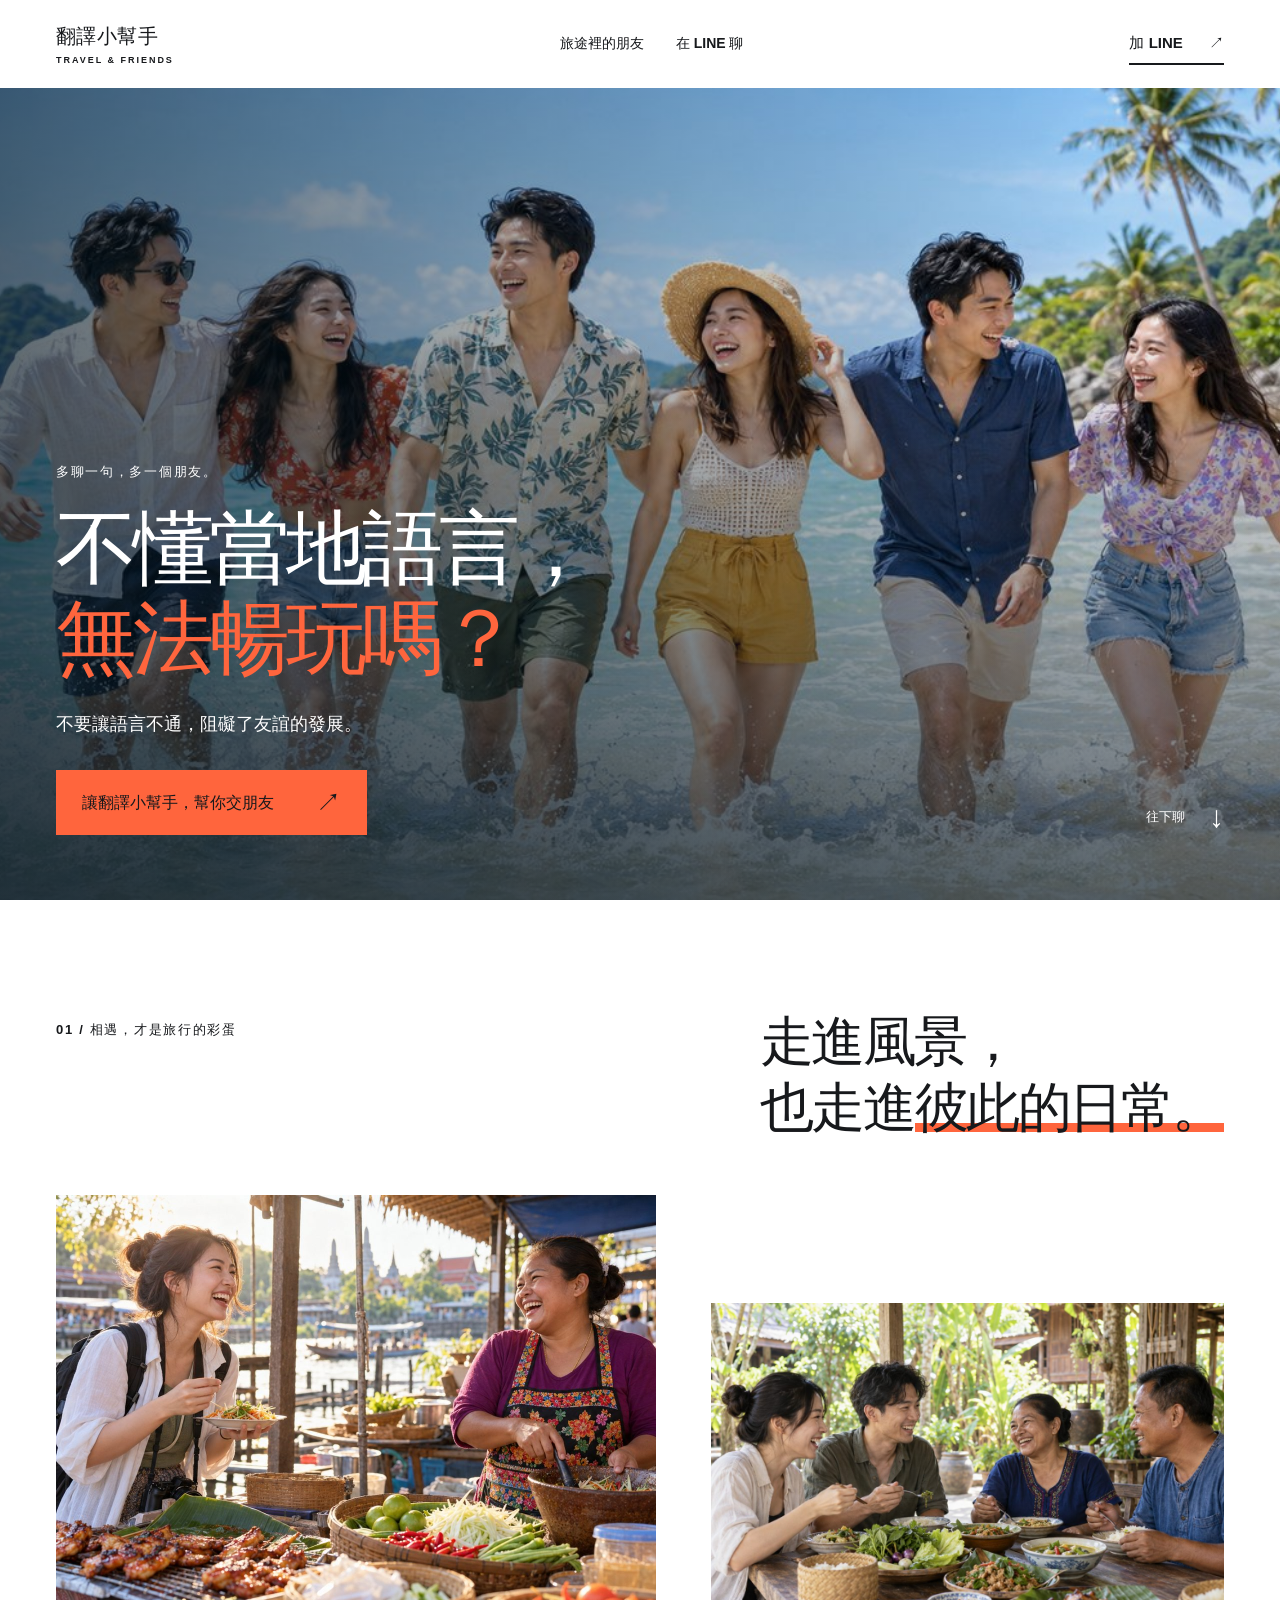
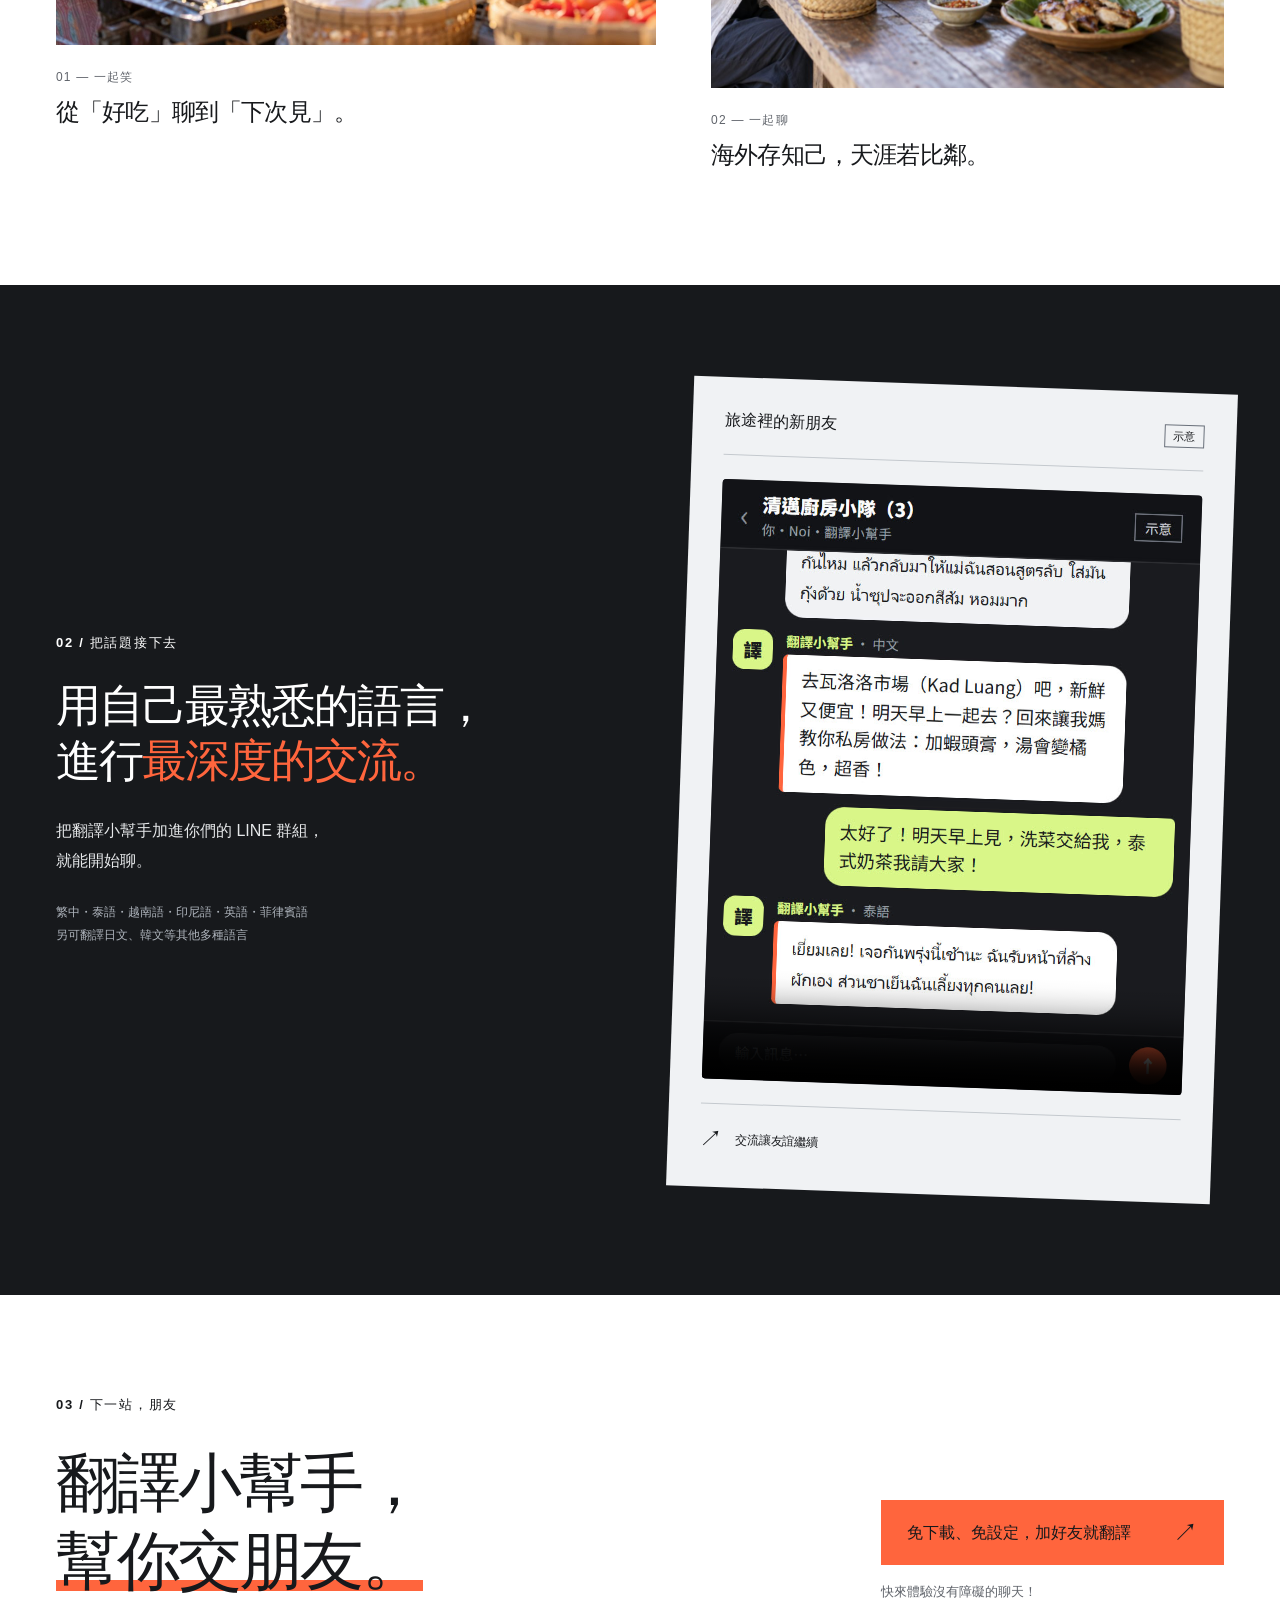
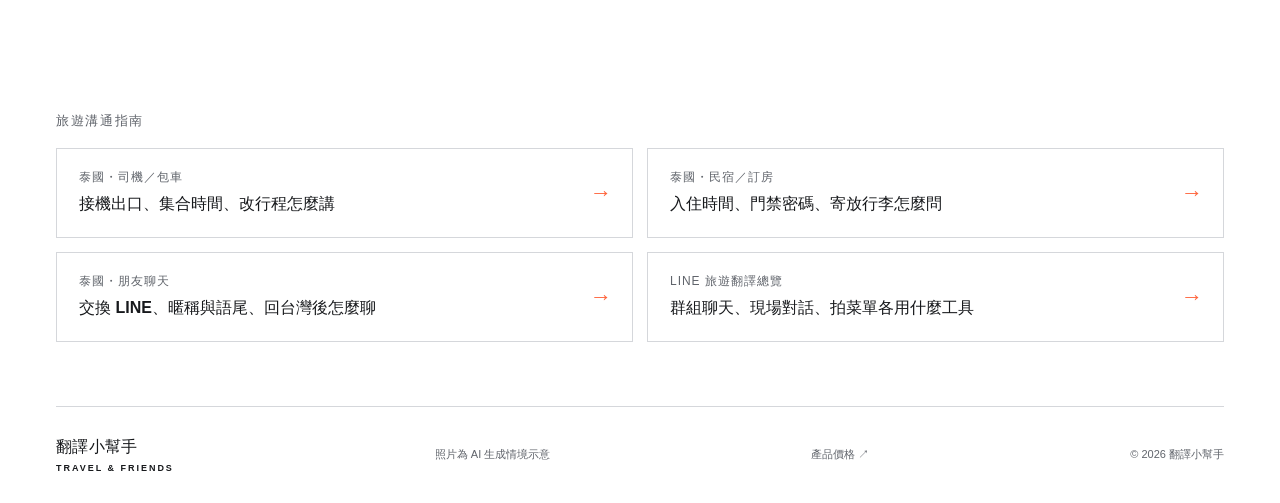
<file: index.html>
<!doctype html>
<html lang="zh-TW">
<head>
<meta charset="utf-8">
<meta name="viewport" content="width=device-width, initial-scale=1">
<meta name="description" content="不要讓語言不通，阻礙了友誼的發展。把翻譯小幫手加進你們的 LINE 群組，用自己最熟悉的語言，進行最深度的交流。">
<meta name="robots" content="index,follow,max-image-preview:large">
<meta name="theme-color" content="#ffffff">
<meta property="og:title" content="不懂當地語言，無法暢玩嗎？｜翻譯小幫手">
<meta property="og:description" content="不要讓語言不通，阻礙了友誼的發展。從一個 LINE 群組，聊進彼此的生活。">
<meta property="og:type" content="website">
<meta property="og:locale" content="zh_TW">
<meta property="og:url" content="https://triplehai.com/travel/">
<meta property="og:image" content="https://triplehai.com/travel/images/og-travel.jpg">
<meta property="og:image:width" content="1200">
<meta property="og:image:height" content="630">
<meta property="og:image:alt" content="朋友在熱帶海邊開心踏浪，AI 生成情境示意">
<meta name="twitter:card" content="summary_large_image">
<link rel="canonical" href="https://triplehai.com/travel/">
<title>不懂當地語言，無法暢玩嗎？｜翻譯小幫手</title>
<link rel="stylesheet" href="style.css">
<script src="script.js" defer></script>
<!-- Google tag (gtag.js) -->
<script async src="https://www.googletagmanager.com/gtag/js?id=G-Z9PB2VHZMN"></script>
<script>
window.dataLayer = window.dataLayer || [];
function gtag(){dataLayer.push(arguments);}
gtag('js', new Date());
gtag('config', 'G-Z9PB2VHZMN');
gtag('config', 'AW-18387420345');
</script>
<script>
// Google Ads 轉換 + GA4 事件：點擊任何 LINE 加好友連結 (lin.ee)
document.addEventListener('click', function (e) {
  var a = e.target && e.target.closest ? e.target.closest('a[href*="lin.ee"]') : null;
  if (a && typeof gtag === 'function') {
    gtag('event', 'conversion', {'send_to': 'AW-18387420345/MrKQCIS7g-YcELmJ579E'});
    gtag('event', 'cta_click', {
      event_category: 'engagement',
      event_label: 'add_line_friend_travel',
      page_title: document.title
    });
  }
}, true);
</script>
</head>
<body>
<a class="skip" href="#main">跳到主要內容</a>
<header class="header">
<a class="brand" href="#" aria-label="翻譯小幫手，回到頁首">翻譯小幫手<span>TRAVEL & FRIENDS</span></a>
<nav aria-label="主要導覽"><a href="#stories">旅途裡的朋友</a><a href="#how">在 LINE 聊</a></nav>
<a class="line-cta header-cta" data-position="header" href="https://lin.ee/YKSS0gW">加 LINE <span aria-hidden="true">↗</span></a>
</header>
<main id="main">
<section class="hero" aria-labelledby="hero-title">
<img class="hero-photo" src="images/og-travel.jpg" width="1200" height="630" alt="六位朋友在陽光下的海邊一起踏浪歡笑" fetchpriority="high">
<div class="hero-copy"><p class="eyebrow">多聊一句，多一個朋友。</p>
<h1 id="hero-title">不懂當地語言，<br><span class="accent">無法暢玩嗎？</span></h1>
<p class="hero-message">不要讓語言不通，阻礙了友誼的發展。</p>
<a class="button line-cta" data-position="hero" href="https://lin.ee/YKSS0gW">讓翻譯小幫手，幫你交朋友 <span aria-hidden="true">↗</span></a></div>
<a class="hero-scroll" href="#stories" aria-label="往下看旅途裡的朋友">往下聊 <span aria-hidden="true">↓</span></a>
</section>
<section class="stories wrap" id="stories" aria-labelledby="stories-title">
<div class="section-heading reveal"><p class="eyebrow">01 / 相遇，才是旅行的彩蛋</p><h2 id="stories-title">走進風景，<br>也走進<span class="marked">彼此的日常。</span></h2></div>
<div class="photo-stories">
<figure class="story-photo reveal"><img src="images/market-friends.jpg" width="1200" height="900" alt="旅人與泰國攤販在食物攤旁開心聊天" loading="lazy"><figcaption><span>01 — 一起笑</span><h3>從「好吃」聊到「下次見」。</h3></figcaption></figure>
<figure class="story-photo second reveal"><img src="images/homestay-friends.jpg" width="1200" height="900" alt="亞洲旅人與泰國民宿主人在庭院共享家常菜" loading="lazy"><figcaption><span>02 — 一起聊</span><h3>海外存知己，天涯若比鄰。</h3></figcaption></figure>
</div>
</section>
<section class="how" id="how" aria-labelledby="how-title"><div class="wrap how-layout">
<div class="how-copy reveal"><p class="eyebrow">02 / 把話題接下去</p><h2 id="how-title">用自己最熟悉的語言，<br>進行<span class="accent">最深度的交流。</span></h2><p>把翻譯小幫手加進你們的 LINE 群組，<br>就能開始聊。</p><p class="languages">繁中・泰語・越南語・印尼語・英語・菲律賓語<br>另可翻譯日文、韓文等其他多種語言</p></div>
<div class="conversation reveal">
<div class="conversation-heading"><span>旅途裡的新朋友</span><small>示意</small></div>
<video class="conversation-video" src="video/chat-food-th.mp4" poster="images/chat-food-th-poster.jpg" width="720" height="900" muted loop playsinline controls preload="metadata" aria-label="示意影片，非實際產品畫面：台灣旅人和清邁朋友 Noi 在 LINE 群組聊冬蔭功的做法，翻譯小幫手在每句下方貼出中文或泰文翻譯，最後約好明天一起去市場。"></video>
<div class="conversation-bottom"><span aria-hidden="true">↗</span> 交流讓友誼繼續</div>
</div></div></section>
<section class="closing wrap reveal" aria-labelledby="closing-title"><p class="eyebrow">03 / 下一站，朋友</p><h2 id="closing-title">翻譯小幫手，<br><span class="marked">幫你交朋友。</span></h2>
<div class="closing-action"><a class="button line-cta" data-position="footer" href="https://lin.ee/YKSS0gW">免下載、免設定，加好友就翻譯 <span aria-hidden="true">↗</span></a><p>快來體驗沒有障礙的聊天！</p></div></section>
<section class="travel-guides wrap" aria-labelledby="guides-title"><h2 id="guides-title" class="eyebrow">旅遊溝通指南</h2>
<div class="travel-guides-list"><a href="thailand-driver/"><span>泰國・司機／包車</span><strong>接機出口、集合時間、改行程怎麼講</strong><b aria-hidden="true">→</b></a><a href="thailand-stay/"><span>泰國・民宿／訂房</span><strong>入住時間、門禁密碼、寄放行李怎麼問</strong><b aria-hidden="true">→</b></a><a href="thailand-friends/"><span>泰國・朋友聊天</span><strong>交換 LINE、暱稱與語尾、回台灣後怎麼聊</strong><b aria-hidden="true">→</b></a><a href="line-travel-translation/"><span>LINE 旅遊翻譯總覽</span><strong>群組聊天、現場對話、拍菜單各用什麼工具</strong><b aria-hidden="true">→</b></a></div></section>
</main>
<footer class="footer wrap"><a class="brand" href="#">翻譯小幫手<span>TRAVEL & FRIENDS</span></a><p>照片為 AI 生成情境示意</p><a href="https://triplehai.com/translator/pricing.html">產品價格 ↗</a><small>© 2026 翻譯小幫手</small></footer>
</body>
</html>
</file>
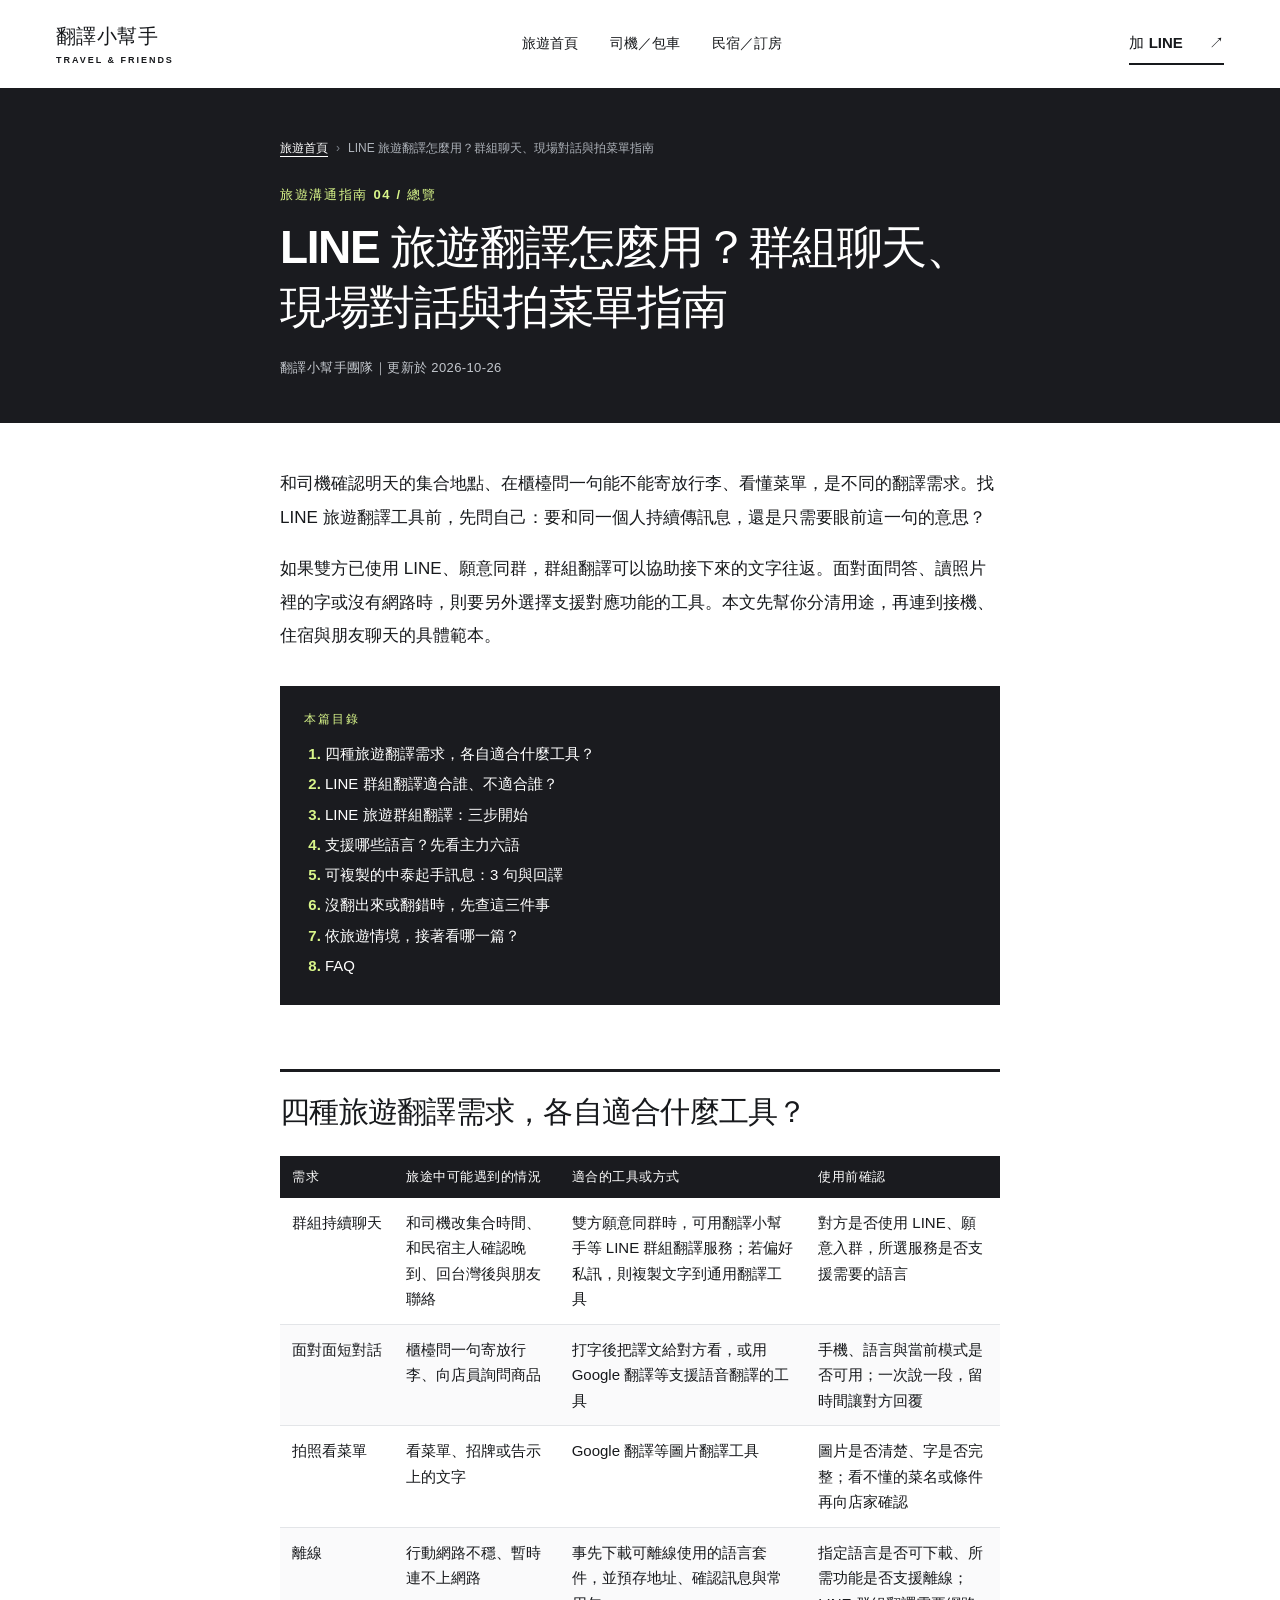
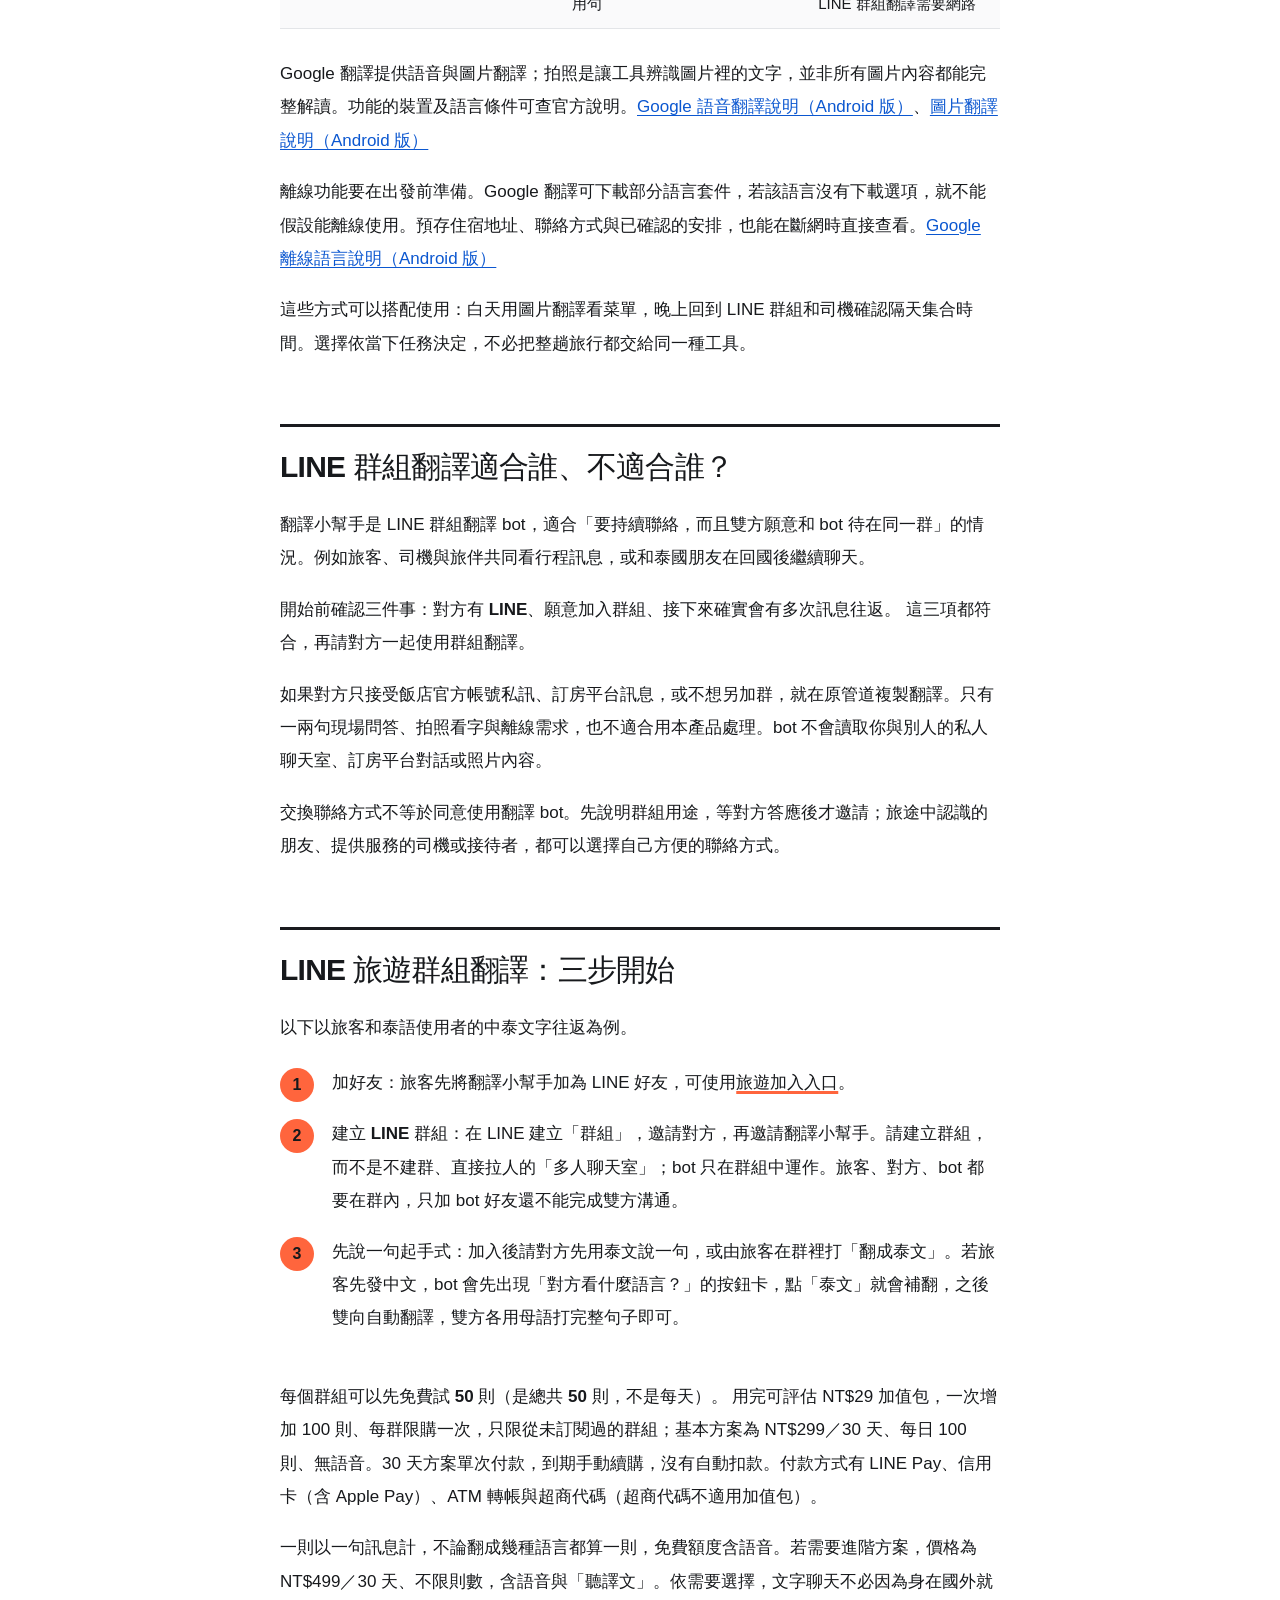
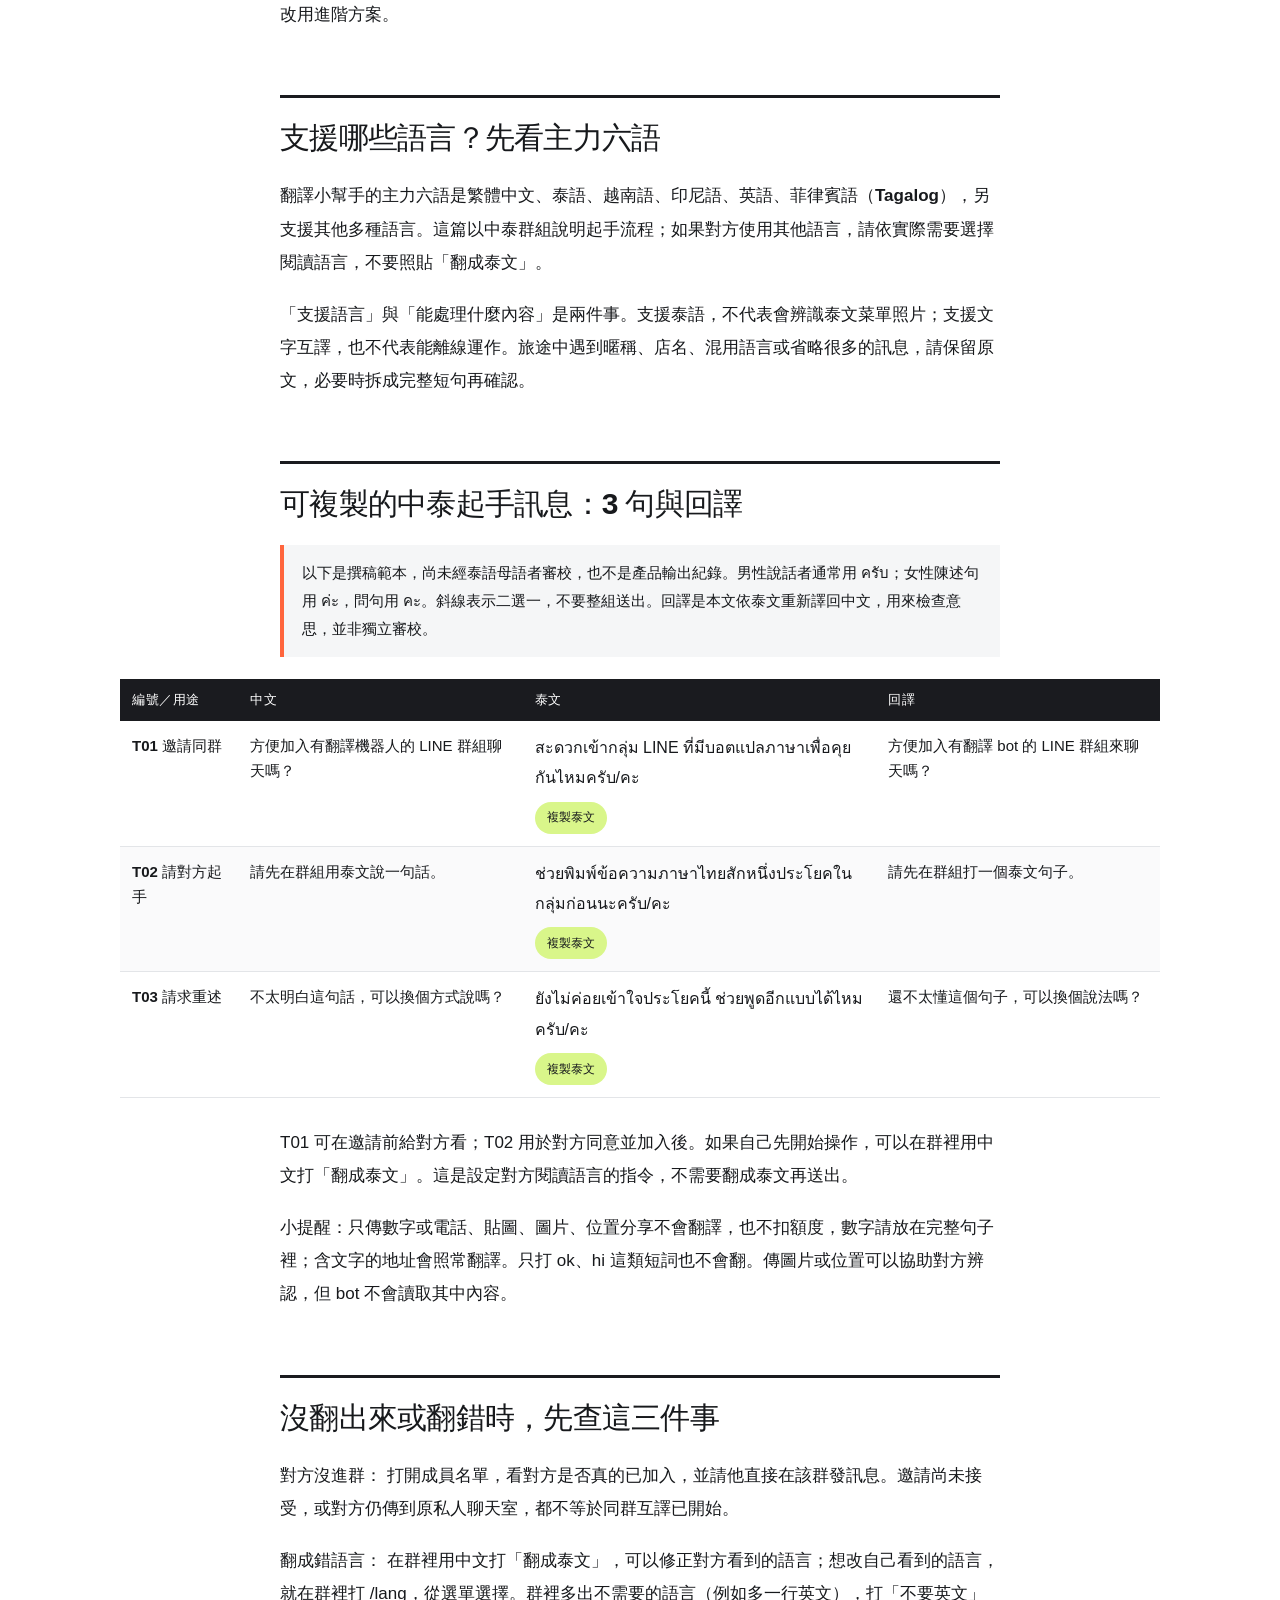
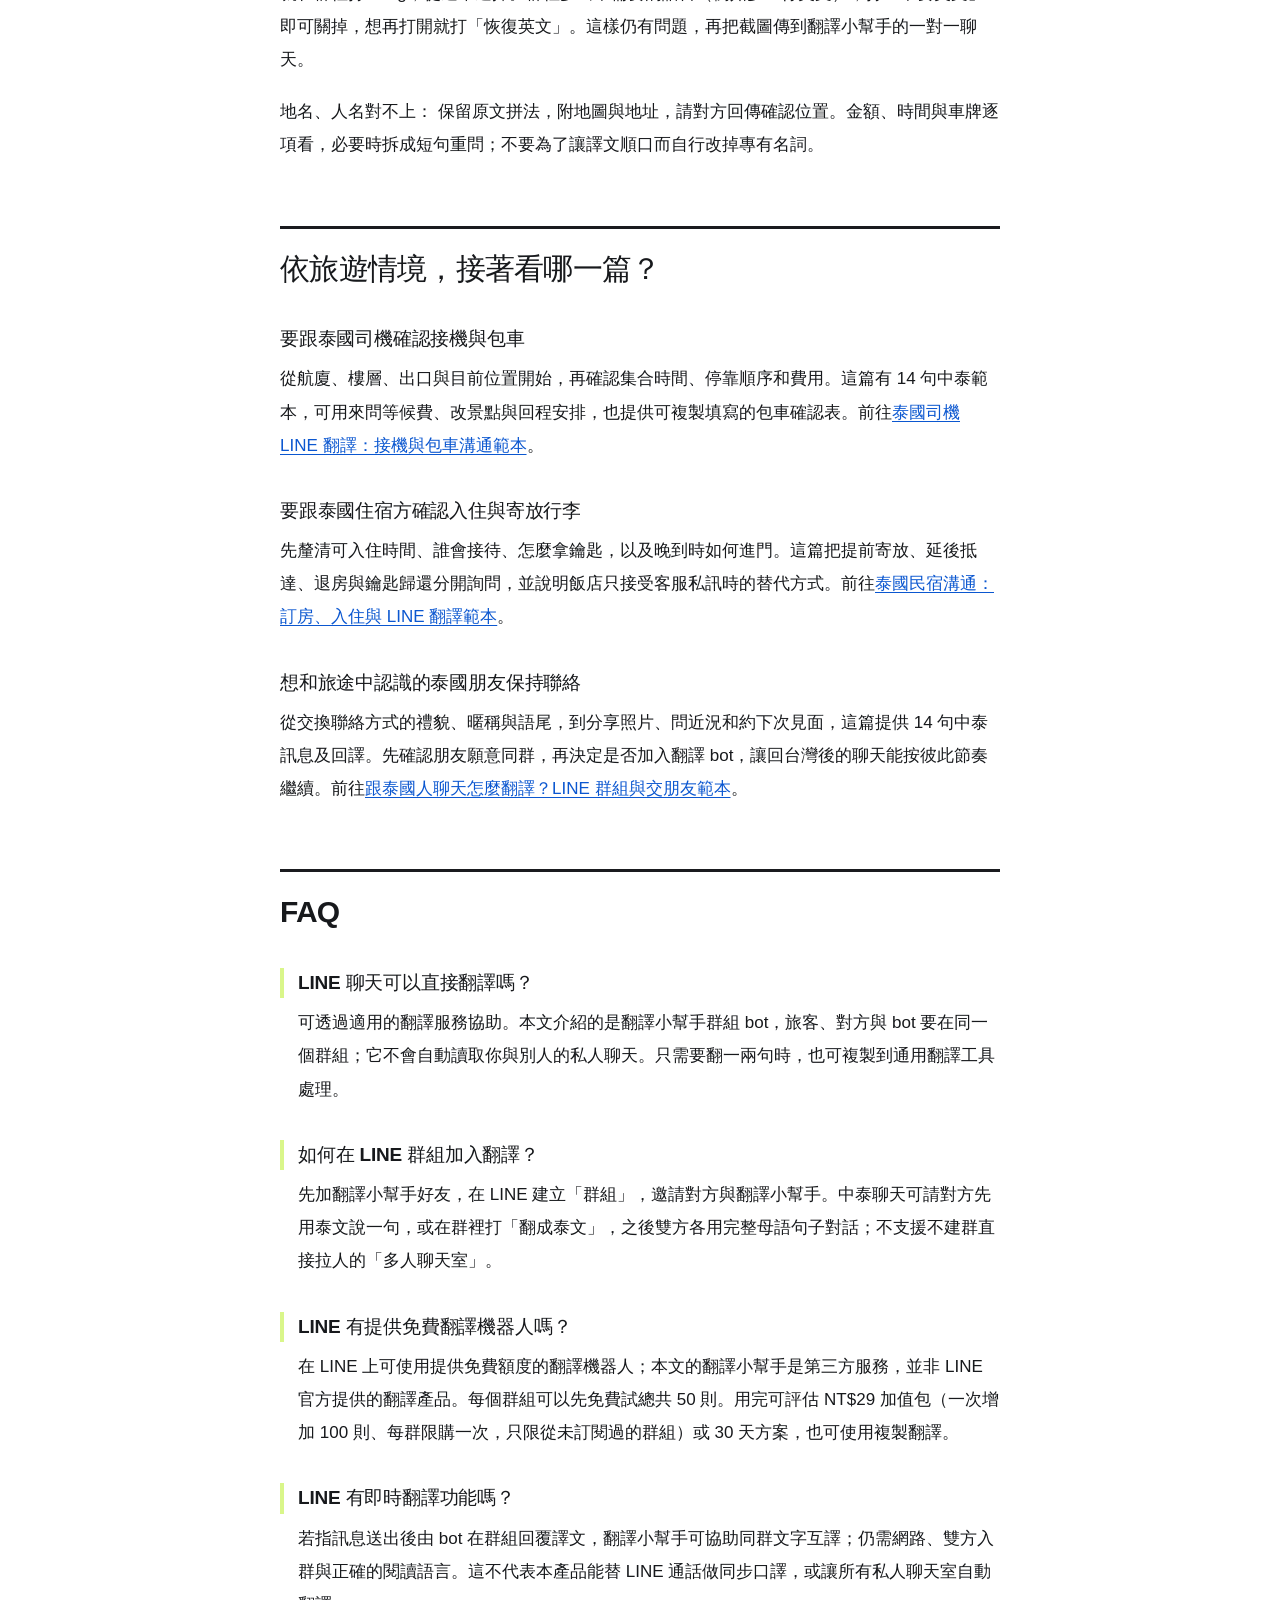
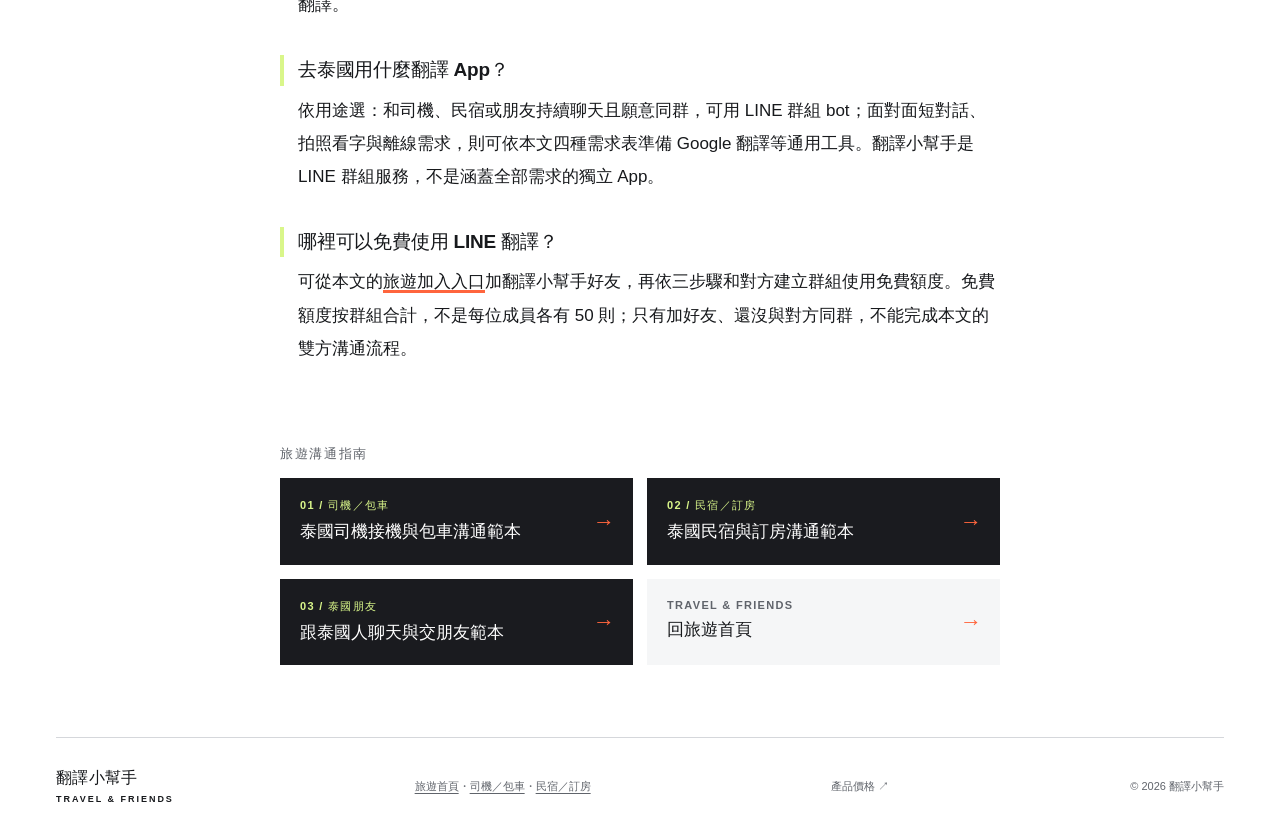
<file: line-travel-translation/index.html>
<!doctype html>
<html lang="zh-TW">
<head>
<meta charset="utf-8">
<meta name="viewport" content="width=device-width, initial-scale=1">
<title>LINE 旅遊翻譯怎麼用？群組聊天、現場對話與拍菜單指南</title>
<meta name="description" content="LINE 旅遊翻譯適合哪些情境？比較群組聊天、面對面短對話、拍照看菜單與離線需求，整理翻譯小幫手三步驟、計費與排錯，連到泰國司機、住宿和朋友指南。">
<meta name="robots" content="index,follow,max-image-preview:large">
<meta name="theme-color" content="#ffffff">
<link rel="canonical" href="https://triplehai.com/travel/line-travel-translation/">
<meta property="og:title" content="LINE 旅遊翻譯怎麼用？群組聊天、現場對話與拍菜單指南">
<meta property="og:description" content="LINE 旅遊翻譯適合哪些情境？比較群組聊天、面對面短對話、拍照看菜單與離線需求，整理翻譯小幫手三步驟、計費與排錯，連到泰國司機、住宿和朋友指南。">
<meta property="og:type" content="article">
<meta property="og:locale" content="zh_TW">
<meta property="og:url" content="https://triplehai.com/travel/line-travel-translation/">
<meta property="og:image" content="https://triplehai.com/travel/images/og-travel.jpg">
<meta property="og:image:width" content="1200">
<meta property="og:image:height" content="630">
<meta property="og:image:alt" content="朋友在熱帶海邊開心踏浪，AI 生成情境示意">
<meta name="twitter:card" content="summary_large_image">
<meta property="article:published_time" content="2026-10-26">
<meta property="article:modified_time" content="2026-10-26">
<link rel="stylesheet" href="../style.css?v=20261026">
<link rel="stylesheet" href="../guide.css?v=20261026">
<script src="../script.js" defer></script>
<script src="../guide.js?v=20261026" defer></script>
<script type="application/ld+json">
{
 "@context": "https://schema.org",
 "@type": "Article",
 "headline": "LINE 旅遊翻譯怎麼用？群組聊天、現場對話與拍菜單指南",
 "description": "LINE 旅遊翻譯適合哪些情境？比較群組聊天、面對面短對話、拍照看菜單與離線需求，整理翻譯小幫手三步驟、計費與排錯，連到泰國司機、住宿和朋友指南。",
 "inLanguage": "zh-TW",
 "datePublished": "2026-10-26",
 "dateModified": "2026-10-26",
 "author": {
  "@type": "Organization",
  "name": "翻譯小幫手團隊",
  "url": "https://triplehai.com/translator/"
 },
 "publisher": {
  "@type": "Organization",
  "name": "翻譯小幫手團隊",
  "url": "https://triplehai.com/translator/"
 },
 "image": [
  "https://triplehai.com/travel/images/og-travel.jpg"
 ],
 "mainEntityOfPage": {
  "@type": "WebPage",
  "@id": "https://triplehai.com/travel/line-travel-translation/"
 }
}
</script>
<script type="application/ld+json">
{
 "@context": "https://schema.org",
 "@type": "FAQPage",
 "mainEntity": [
  {
   "@type": "Question",
   "name": "LINE 聊天可以直接翻譯嗎？",
   "acceptedAnswer": {
    "@type": "Answer",
    "text": "可透過適用的翻譯服務協助。本文介紹的是翻譯小幫手群組 bot，旅客、對方與 bot 要在同一個群組；它不會自動讀取你與別人的私人聊天。只需要翻一兩句時，也可複製到通用翻譯工具處理。"
   }
  },
  {
   "@type": "Question",
   "name": "如何在 LINE 群組加入翻譯？",
   "acceptedAnswer": {
    "@type": "Answer",
    "text": "先加翻譯小幫手好友，在 LINE 建立「群組」，邀請對方與翻譯小幫手。中泰聊天可請對方先用泰文說一句，或在群裡打「翻成泰文」，之後雙方各用完整母語句子對話；不支援不建群直接拉人的「多人聊天室」。"
   }
  },
  {
   "@type": "Question",
   "name": "LINE 有提供免費翻譯機器人嗎？",
   "acceptedAnswer": {
    "@type": "Answer",
    "text": "在 LINE 上可使用提供免費額度的翻譯機器人；本文的翻譯小幫手是第三方服務，並非 LINE 官方提供的翻譯產品。每個群組可以先免費試總共 50 則。用完可評估 NT$29 加值包（一次增加 100 則、每群限購一次，只限從未訂閱過的群組）或 30 天方案，也可使用複製翻譯。"
   }
  },
  {
   "@type": "Question",
   "name": "LINE 有即時翻譯功能嗎？",
   "acceptedAnswer": {
    "@type": "Answer",
    "text": "若指訊息送出後由 bot 在群組回覆譯文，翻譯小幫手可協助同群文字互譯；仍需網路、雙方入群與正確的閱讀語言。這不代表本產品能替 LINE 通話做同步口譯，或讓所有私人聊天室自動翻譯。"
   }
  },
  {
   "@type": "Question",
   "name": "去泰國用什麼翻譯 App？",
   "acceptedAnswer": {
    "@type": "Answer",
    "text": "依用途選：和司機、民宿或朋友持續聊天且願意同群，可用 LINE 群組 bot；面對面短對話、拍照看字與離線需求，則可依本文四種需求表準備 Google 翻譯等通用工具。翻譯小幫手是 LINE 群組服務，不是涵蓋全部需求的獨立 App。"
   }
  },
  {
   "@type": "Question",
   "name": "哪裡可以免費使用 LINE 翻譯？",
   "acceptedAnswer": {
    "@type": "Answer",
    "text": "可從本文的旅遊加入入口加翻譯小幫手好友，再依三步驟和對方建立群組使用免費額度。免費額度按群組合計，不是每位成員各有 50 則；只有加好友、還沒與對方同群，不能完成本文的雙方溝通流程。"
   }
  }
 ]
}
</script>
<script type="application/ld+json">
{
 "@context": "https://schema.org",
 "@type": "BreadcrumbList",
 "itemListElement": [
  {
   "@type": "ListItem",
   "position": 1,
   "name": "旅遊首頁",
   "item": "https://triplehai.com/travel/"
  },
  {
   "@type": "ListItem",
   "position": 2,
   "name": "LINE 旅遊翻譯怎麼用？群組聊天、現場對話與拍菜單指南",
   "item": "https://triplehai.com/travel/line-travel-translation/"
  }
 ]
}
</script>
<!-- Google tag (gtag.js) -->
<script async src="https://www.googletagmanager.com/gtag/js?id=G-Z9PB2VHZMN"></script>
<script>
window.dataLayer = window.dataLayer || [];
function gtag(){dataLayer.push(arguments);}
gtag('js', new Date());
gtag('config', 'G-Z9PB2VHZMN');
gtag('config', 'AW-18387420345');
</script>
<script>
// Google Ads 轉換 + GA4 事件：點擊任何 LINE 加好友連結 (lin.ee)
document.addEventListener('click', function (e) {
  var a = e.target && e.target.closest ? e.target.closest('a[href*="lin.ee"]') : null;
  if (a && typeof gtag === 'function') {
    gtag('event', 'conversion', {'send_to': 'AW-18387420345/MrKQCIS7g-YcELmJ579E'});
    gtag('event', 'cta_click', {
      event_category: 'engagement',
      event_label: 'add_line_friend_travel',
      page_title: document.title
    });
  }
}, true);
</script>
</head>
<body class="guide-page">
<a class="skip" href="#main">跳到主要內容</a>
<header class="header">
<a class="brand" href="../" aria-label="翻譯小幫手旅遊首頁">翻譯小幫手<span>TRAVEL & FRIENDS</span></a>
<nav aria-label="旅遊溝通指南"><a href="../">旅遊首頁</a><a href="../thailand-driver/">司機／包車</a><a href="../thailand-stay/">民宿／訂房</a></nav>
<a class="line-cta header-cta" data-position="hub_header" href="https://lin.ee/YKSS0gW">加 LINE <span aria-hidden="true">↗</span></a>
</header>
<main id="main">
<article>
<div class="guide-hero">
<div class="guide-col">
<nav class="breadcrumb" aria-label="麵包屑"><ol><li><a href="../">旅遊首頁</a></li><li aria-current="page">LINE 旅遊翻譯怎麼用？群組聊天、現場對話與拍菜單指南</li></ol></nav>
<p class="eyebrow">旅遊溝通指南 04 / 總覽</p>
<h1>LINE 旅遊翻譯怎麼用？群組聊天、現場對話與拍菜單指南</h1>
<p class="byline">翻譯小幫手團隊｜更新於 <time datetime="2026-10-26">2026-10-26</time></p>
</div>
</div>
<div class="guide-col guide-body">
<p>和司機確認明天的集合地點、在櫃檯問一句能不能寄放行李、看懂菜單，是不同的翻譯需求。找 LINE 旅遊翻譯工具前，先問自己：要和同一個人持續傳訊息，還是只需要眼前這一句的意思？</p>
<p>如果雙方已使用 LINE、願意同群，群組翻譯可以協助接下來的文字往返。面對面問答、讀照片裡的字或沒有網路時，則要另外選擇支援對應功能的工具。本文先幫你分清用途，再連到接機、住宿與朋友聊天的具體範本。</p>
<nav class="toc" aria-labelledby="toc-title"><p id="toc-title" class="toc-title">本篇目錄</p><ol><li><a href="#needs">四種旅遊翻譯需求，各自適合什麼工具？</a></li><li><a href="#who">LINE 群組翻譯適合誰、不適合誰？</a></li><li><a href="#steps">LINE 旅遊群組翻譯：三步開始</a></li><li><a href="#languages">支援哪些語言？先看主力六語</a></li><li><a href="#phrases">可複製的中泰起手訊息：3 句與回譯</a></li><li><a href="#troubleshoot">沒翻出來或翻錯時，先查這三件事</a></li><li><a href="#guides">依旅遊情境，接著看哪一篇？</a></li><li><a href="#faq">FAQ</a></li></ol></nav>
<h2 id="needs">四種旅遊翻譯需求，各自適合什麼工具？</h2>
<div class="table-wrap"><table class="task-table">
<thead><tr><th scope="col">需求</th><th scope="col">旅途中可能遇到的情況</th><th scope="col">適合的工具或方式</th><th scope="col">使用前確認</th></tr></thead><tbody>
<tr><th scope="row" data-label="需求">群組持續聊天</th><td data-label="旅途中可能遇到的情況">和司機改集合時間、和民宿主人確認晚到、回台灣後與朋友聯絡</td><td data-label="適合的工具或方式">雙方願意同群時，可用翻譯小幫手等 LINE 群組翻譯服務；若偏好私訊，則複製文字到通用翻譯工具</td><td data-label="使用前確認">對方是否使用 LINE、願意入群，所選服務是否支援需要的語言</td></tr>
<tr><th scope="row" data-label="需求">面對面短對話</th><td data-label="旅途中可能遇到的情況">櫃檯問一句寄放行李、向店員詢問商品</td><td data-label="適合的工具或方式">打字後把譯文給對方看，或用 Google 翻譯等支援語音翻譯的工具</td><td data-label="使用前確認">手機、語言與當前模式是否可用；一次說一段，留時間讓對方回覆</td></tr>
<tr><th scope="row" data-label="需求">拍照看菜單</th><td data-label="旅途中可能遇到的情況">看菜單、招牌或告示上的文字</td><td data-label="適合的工具或方式">Google 翻譯等圖片翻譯工具</td><td data-label="使用前確認">圖片是否清楚、字是否完整；看不懂的菜名或條件再向店家確認</td></tr>
<tr><th scope="row" data-label="需求">離線</th><td data-label="旅途中可能遇到的情況">行動網路不穩、暫時連不上網路</td><td data-label="適合的工具或方式">事先下載可離線使用的語言套件，並預存地址、確認訊息與常用句</td><td data-label="使用前確認">指定語言是否可下載、所需功能是否支援離線；LINE 群組翻譯需要網路</td></tr>
</tbody></table></div>
<p>Google 翻譯提供語音與圖片翻譯；拍照是讓工具辨識圖片裡的文字，並非所有圖片內容都能完整解讀。功能的裝置及語言條件可查官方說明。<a href="https://support.google.com/translate/answer/6142474?hl=zh-Hant" target="_blank" rel="noopener">Google 語音翻譯說明（Android 版）</a>、<a href="https://support.google.com/translate/answer/6142483?hl=zh-Hant" target="_blank" rel="noopener">圖片翻譯說明（Android 版）</a></p>
<p>離線功能要在出發前準備。Google 翻譯可下載部分語言套件，若該語言沒有下載選項，就不能假設能離線使用。預存住宿地址、聯絡方式與已確認的安排，也能在斷網時直接查看。<a href="https://support.google.com/translate/answer/6142473?hl=zh-Hant" target="_blank" rel="noopener">Google 離線語言說明（Android 版）</a></p>
<p>這些方式可以搭配使用：白天用圖片翻譯看菜單，晚上回到 LINE 群組和司機確認隔天集合時間。選擇依當下任務決定，不必把整趟旅行都交給同一種工具。</p>
<h2 id="who">LINE 群組翻譯適合誰、不適合誰？</h2>
<p>翻譯小幫手是 LINE 群組翻譯 bot，適合「要持續聯絡，而且雙方願意和 bot 待在同一群」的情況。例如旅客、司機與旅伴共同看行程訊息，或和泰國朋友在回國後繼續聊天。</p>
<p>開始前確認三件事：<strong>對方有 LINE、願意加入群組、接下來確實會有多次訊息往返。</strong> 這三項都符合，再請對方一起使用群組翻譯。</p>
<p>如果對方只接受飯店官方帳號私訊、訂房平台訊息，或不想另加群，就在原管道複製翻譯。只有一兩句現場問答、拍照看字與離線需求，也不適合用本產品處理。bot 不會讀取你與別人的私人聊天室、訂房平台對話或照片內容。</p>
<p>交換聯絡方式不等於同意使用翻譯 bot。先說明群組用途，等對方答應後才邀請；旅途中認識的朋友、提供服務的司機或接待者，都可以選擇自己方便的聯絡方式。</p>
<h2 id="steps">LINE 旅遊群組翻譯：三步開始</h2>
<p>以下以旅客和泰語使用者的中泰文字往返為例。</p>
<ol class="steps"><li><strong>加好友</strong>：旅客先將翻譯小幫手加為 LINE 好友，可使用<a class="line-cta" data-position="hub_inline" href="https://lin.ee/YKSS0gW">旅遊加入入口</a>。</li><li><strong>建立 LINE 群組</strong>：在 LINE 建立「群組」，邀請對方，再邀請翻譯小幫手。請建立群組，而不是不建群、直接拉人的「多人聊天室」；bot 只在群組中運作。旅客、對方、bot 都要在群內，只加 bot 好友還不能完成雙方溝通。</li><li><strong>先說一句起手式</strong>：加入後請對方先用泰文說一句，或由旅客在群裡打「翻成泰文」。若旅客先發中文，bot 會先出現「對方看什麼語言？」的按鈕卡，點「泰文」就會補翻，之後雙向自動翻譯，雙方各用母語打完整句子即可。</li></ol>
<p><strong>每個群組可以先免費試 50 則（是總共 50 則，不是每天）。</strong> 用完可評估 NT$29 加值包，一次增加 100 則、每群限購一次，只限從未訂閱過的群組；基本方案為 NT$299／30 天、每日 100 則、無語音。30 天方案單次付款，到期手動續購，沒有自動扣款。付款方式有 LINE Pay、信用卡（含 Apple Pay）、ATM 轉帳與超商代碼（超商代碼不適用加值包）。</p>
<p>一則以一句訊息計，不論翻成幾種語言都算一則，免費額度含語音。若需要進階方案，價格為 NT$499／30 天、不限則數，含語音與「聽譯文」。依需要選擇，文字聊天不必因為身在國外就改用進階方案。</p>
<h2 id="languages">支援哪些語言？先看主力六語</h2>
<p>翻譯小幫手的主力六語是<strong>繁體中文、泰語、越南語、印尼語、英語、菲律賓語（Tagalog）</strong>，另支援其他多種語言。這篇以中泰群組說明起手流程；如果對方使用其他語言，請依實際需要選擇閱讀語言，不要照貼「翻成泰文」。</p>
<p>「支援語言」與「能處理什麼內容」是兩件事。支援泰語，不代表會辨識泰文菜單照片；支援文字互譯，也不代表能離線運作。旅途中遇到暱稱、店名、混用語言或省略很多的訊息，請保留原文，必要時拆成完整短句再確認。</p>
<h2 id="phrases">可複製的中泰起手訊息：3 句與回譯</h2>
<p class="note">以下是撰稿範本，尚未經泰語母語者審校，也不是產品輸出紀錄。男性說話者通常用 <span lang="th">ครับ</span>；女性陳述句用 <span lang="th">ค่ะ</span>，問句用 <span lang="th">คะ</span>。斜線表示二選一，不要整組送出。回譯是本文依泰文重新譯回中文，用來檢查意思，並非獨立審校。</p>
<div class="table-wrap wide"><table class="phrase-table">
<thead><tr><th scope="col">編號／用途</th><th scope="col">中文</th><th scope="col">泰文</th><th scope="col">回譯</th></tr></thead><tbody>
<tr><th scope="row" data-label="編號／用途">T01 邀請同群</th><td data-label="中文">方便加入有翻譯機器人的 LINE 群組聊天嗎？</td><td data-label="泰文" class="thai-cell"><span class="thai" lang="th" id="th-T01">สะดวกเข้ากลุ่ม LINE ที่มีบอตแปลภาษาเพื่อคุยกันไหมครับ/คะ</span><button type="button" class="copy-th" data-target="th-T01" aria-label="複製 T01 泰文">複製泰文</button></td><td data-label="回譯">方便加入有翻譯 bot 的 LINE 群組來聊天嗎？</td></tr>
<tr><th scope="row" data-label="編號／用途">T02 請對方起手</th><td data-label="中文">請先在群組用泰文說一句話。</td><td data-label="泰文" class="thai-cell"><span class="thai" lang="th" id="th-T02">ช่วยพิมพ์ข้อความภาษาไทยสักหนึ่งประโยคในกลุ่มก่อนนะครับ/คะ</span><button type="button" class="copy-th" data-target="th-T02" aria-label="複製 T02 泰文">複製泰文</button></td><td data-label="回譯">請先在群組打一個泰文句子。</td></tr>
<tr><th scope="row" data-label="編號／用途">T03 請求重述</th><td data-label="中文">不太明白這句話，可以換個方式說嗎？</td><td data-label="泰文" class="thai-cell"><span class="thai" lang="th" id="th-T03">ยังไม่ค่อยเข้าใจประโยคนี้ ช่วยพูดอีกแบบได้ไหมครับ/คะ</span><button type="button" class="copy-th" data-target="th-T03" aria-label="複製 T03 泰文">複製泰文</button></td><td data-label="回譯">還不太懂這個句子，可以換個說法嗎？</td></tr>
</tbody></table></div>
<p>T01 可在邀請前給對方看；T02 用於對方同意並加入後。如果自己先開始操作，可以在群裡用中文打「翻成泰文」。這是設定對方閱讀語言的指令，不需要翻成泰文再送出。</p>
<p>小提醒：只傳數字或電話、貼圖、圖片、位置分享不會翻譯，也不扣額度，數字請放在完整句子裡；含文字的地址會照常翻譯。只打 ok、hi 這類短詞也不會翻。傳圖片或位置可以協助對方辨認，但 bot 不會讀取其中內容。</p>
<h2 id="troubleshoot">沒翻出來或翻錯時，先查這三件事</h2>
<p><strong>對方沒進群：</strong> 打開成員名單，看對方是否真的已加入，並請他直接在該群發訊息。邀請尚未接受，或對方仍傳到原私人聊天室，都不等於同群互譯已開始。</p>
<p><strong>翻成錯語言：</strong> 在群裡用中文打「翻成泰文」，可以修正對方看到的語言；想改自己看到的語言，就在群裡打 /lang，從選單選擇。群裡多出不需要的語言（例如多一行英文），打「不要英文」即可關掉，想再打開就打「恢復英文」。這樣仍有問題，再把截圖傳到翻譯小幫手的一對一聊天。</p>
<p><strong>地名、人名對不上：</strong> 保留原文拼法，附地圖與地址，請對方回傳確認位置。金額、時間與車牌逐項看，必要時拆成短句重問；不要為了讓譯文順口而自行改掉專有名詞。</p>
<h2 id="guides">依旅遊情境，接著看哪一篇？</h2>
<h3>要跟泰國司機確認接機與包車</h3>
<p>從航廈、樓層、出口與目前位置開始，再確認集合時間、停靠順序和費用。這篇有 14 句中泰範本，可用來問等候費、改景點與回程安排，也提供可複製填寫的包車確認表。前往<a href="../thailand-driver/">泰國司機 LINE 翻譯：接機與包車溝通範本</a>。</p>
<h3>要跟泰國住宿方確認入住與寄放行李</h3>
<p>先釐清可入住時間、誰會接待、怎麼拿鑰匙，以及晚到時如何進門。這篇把提前寄放、延後抵達、退房與鑰匙歸還分開詢問，並說明飯店只接受客服私訊時的替代方式。前往<a href="../thailand-stay/">泰國民宿溝通：訂房、入住與 LINE 翻譯範本</a>。</p>
<h3>想和旅途中認識的泰國朋友保持聯絡</h3>
<p>從交換聯絡方式的禮貌、暱稱與語尾，到分享照片、問近況和約下次見面，這篇提供 14 句中泰訊息及回譯。先確認朋友願意同群，再決定是否加入翻譯 bot，讓回台灣後的聊天能按彼此節奏繼續。前往<a href="../thailand-friends/">跟泰國人聊天怎麼翻譯？LINE 群組與交朋友範本</a>。</p>
<h2 id="faq">FAQ</h2>
<h3 class="faq-q">LINE 聊天可以直接翻譯嗎？</h3>
<p class="faq-a">可透過適用的翻譯服務協助。本文介紹的是翻譯小幫手群組 bot，旅客、對方與 bot 要在同一個群組；它不會自動讀取你與別人的私人聊天。只需要翻一兩句時，也可複製到通用翻譯工具處理。</p>
<h3 class="faq-q">如何在 LINE 群組加入翻譯？</h3>
<p class="faq-a">先加翻譯小幫手好友，在 LINE 建立「群組」，邀請對方與翻譯小幫手。中泰聊天可請對方先用泰文說一句，或在群裡打「翻成泰文」，之後雙方各用完整母語句子對話；不支援不建群直接拉人的「多人聊天室」。</p>
<h3 class="faq-q">LINE 有提供免費翻譯機器人嗎？</h3>
<p class="faq-a">在 LINE 上可使用提供免費額度的翻譯機器人；本文的翻譯小幫手是第三方服務，並非 LINE 官方提供的翻譯產品。每個群組可以先免費試總共 50 則。用完可評估 NT$29 加值包（一次增加 100 則、每群限購一次，只限從未訂閱過的群組）或 30 天方案，也可使用複製翻譯。</p>
<h3 class="faq-q">LINE 有即時翻譯功能嗎？</h3>
<p class="faq-a">若指訊息送出後由 bot 在群組回覆譯文，翻譯小幫手可協助同群文字互譯；仍需網路、雙方入群與正確的閱讀語言。這不代表本產品能替 LINE 通話做同步口譯，或讓所有私人聊天室自動翻譯。</p>
<h3 class="faq-q">去泰國用什麼翻譯 App？</h3>
<p class="faq-a">依用途選：和司機、民宿或朋友持續聊天且願意同群，可用 LINE 群組 bot；面對面短對話、拍照看字與離線需求，則可依本文四種需求表準備 Google 翻譯等通用工具。翻譯小幫手是 LINE 群組服務，不是涵蓋全部需求的獨立 App。</p>
<h3 class="faq-q">哪裡可以免費使用 LINE 翻譯？</h3>
<p class="faq-a">可從本文的<a class="line-cta" data-position="hub_inline" href="https://lin.ee/YKSS0gW">旅遊加入入口</a>加翻譯小幫手好友，再依三步驟和對方建立群組使用免費額度。免費額度按群組合計，不是每位成員各有 50 則；只有加好友、還沒與對方同群，不能完成本文的雙方溝通流程。</p>
</div>
</article>
<aside class="guide-col guide-next" aria-labelledby="next-title">
<p class="eyebrow" id="next-title">旅遊溝通指南</p>
<div class="guide-cards">
<a class="guide-card" href="../thailand-driver/"><span class="guide-card-no">01 / 司機／包車</span><strong>泰國司機接機與包車溝通範本</strong><span class="guide-card-go" aria-hidden="true">→</span></a>
<a class="guide-card" href="../thailand-stay/"><span class="guide-card-no">02 / 民宿／訂房</span><strong>泰國民宿與訂房溝通範本</strong><span class="guide-card-go" aria-hidden="true">→</span></a>
<a class="guide-card" href="../thailand-friends/"><span class="guide-card-no">03 / 泰國朋友</span><strong>跟泰國人聊天與交朋友範本</strong><span class="guide-card-go" aria-hidden="true">→</span></a>
<a class="guide-card back" href="../"><span class="guide-card-no">TRAVEL & FRIENDS</span><strong>回旅遊首頁</strong><span class="guide-card-go" aria-hidden="true">→</span></a>
</div>
</aside>
</main>
<footer class="footer wrap"><a class="brand" href="../">翻譯小幫手<span>TRAVEL & FRIENDS</span></a><p><a href="../">旅遊首頁</a>・<a href="../thailand-driver/">司機／包車</a>・<a href="../thailand-stay/">民宿／訂房</a></p><a href="https://triplehai.com/translator/pricing.html">產品價格 ↗</a><small>© 2026 翻譯小幫手</small></footer>
</body>
</html>
</file>
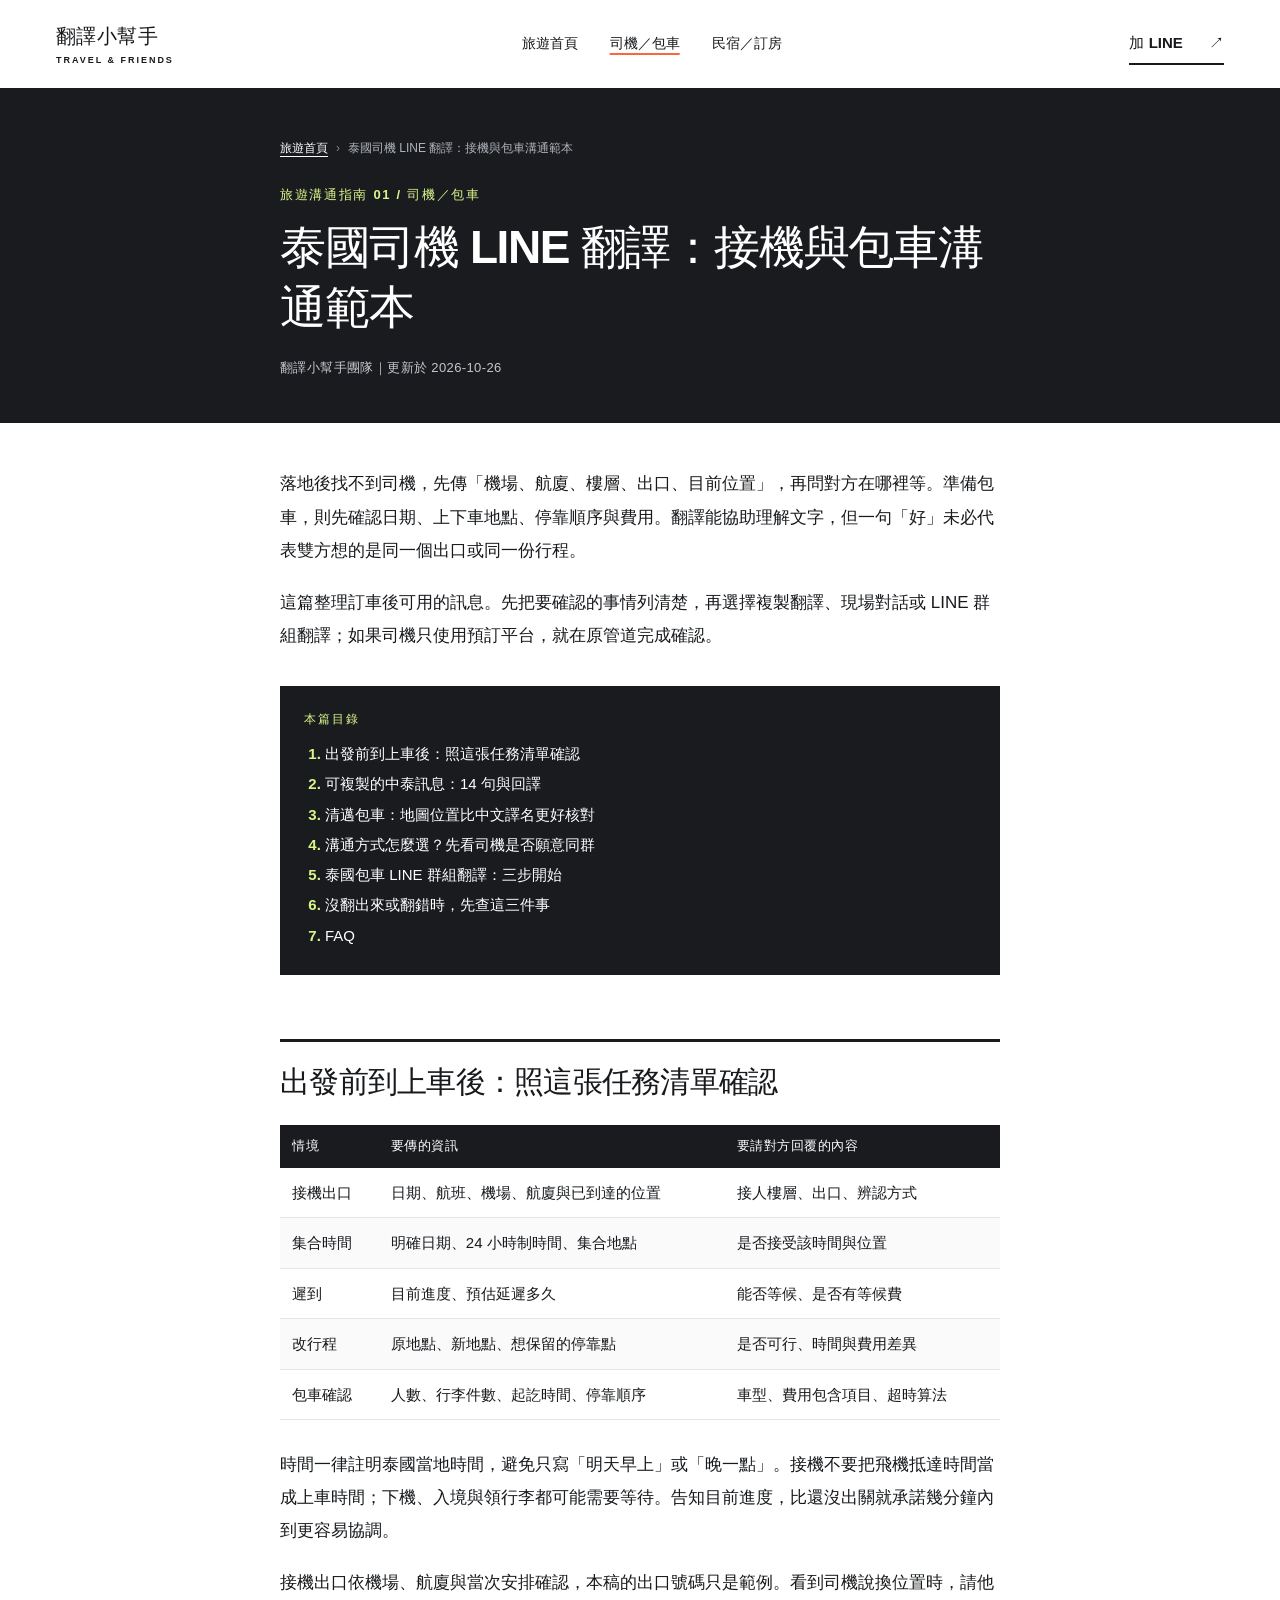
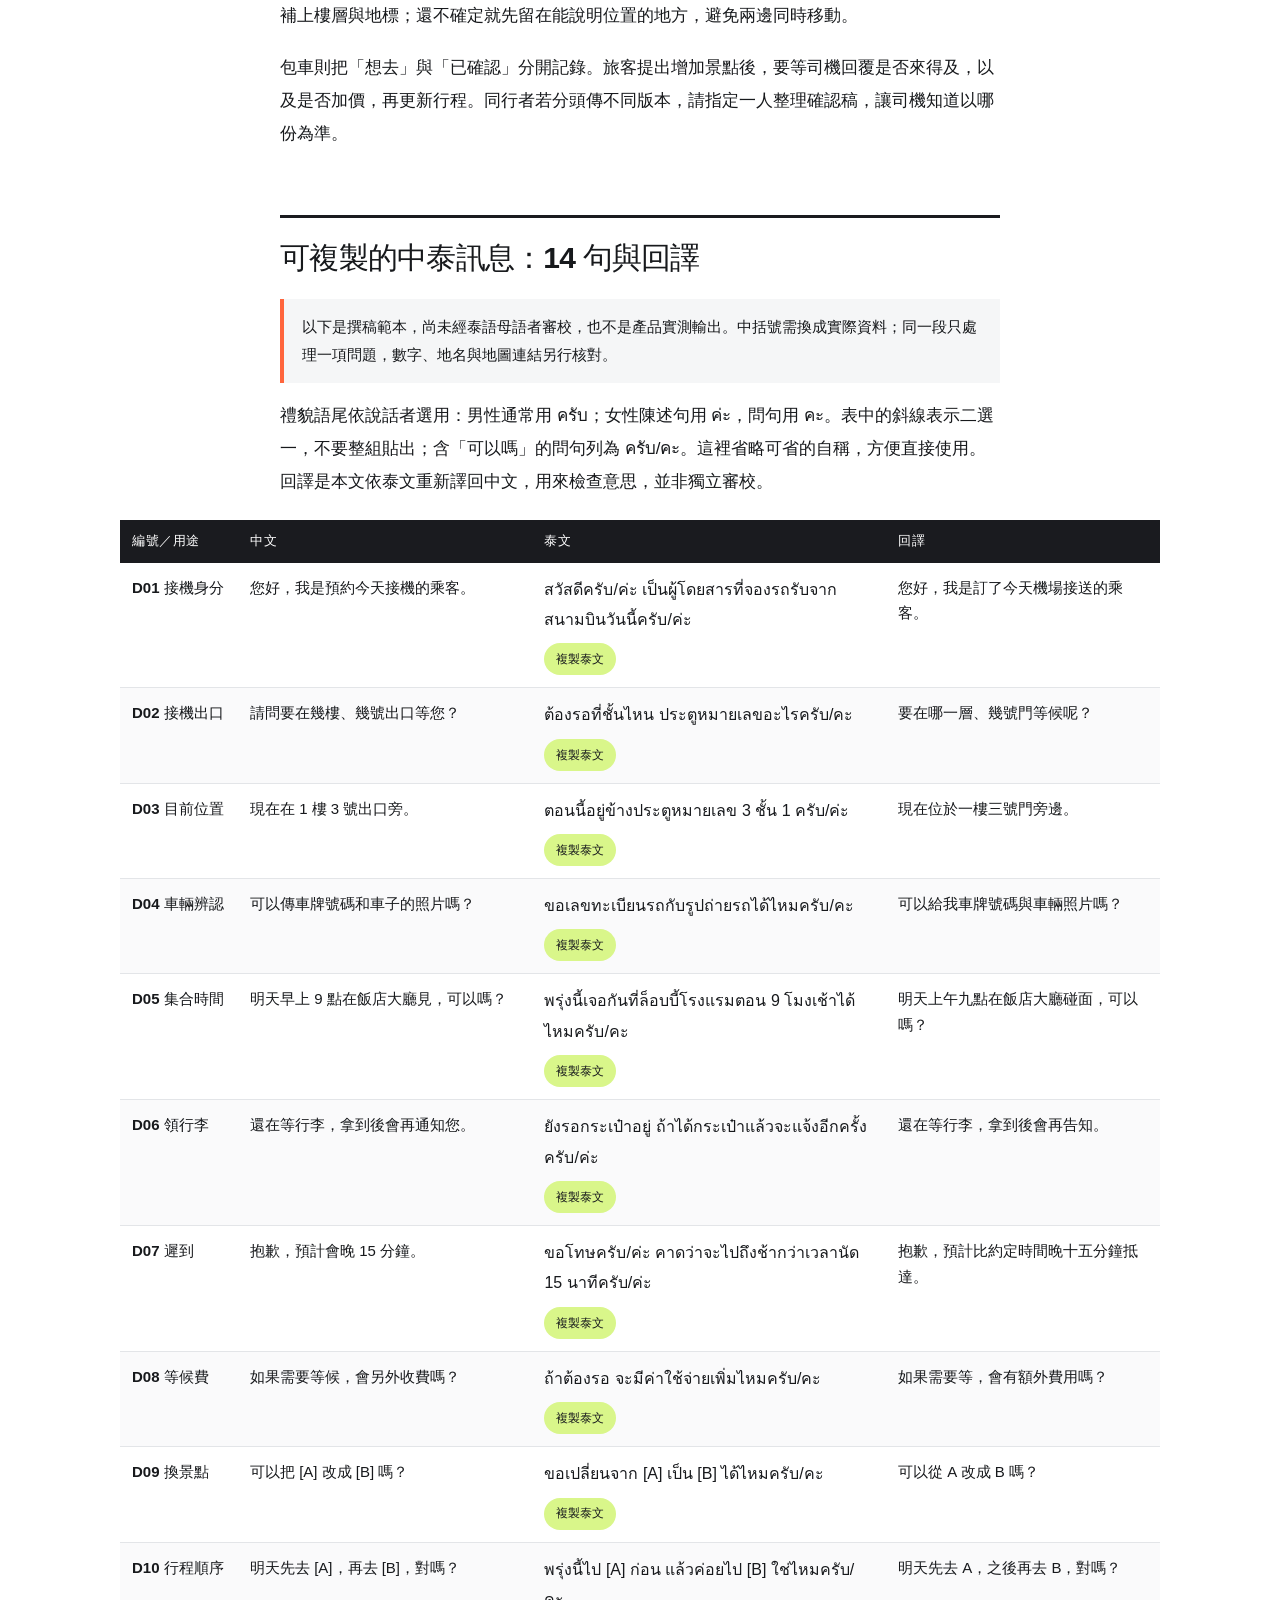
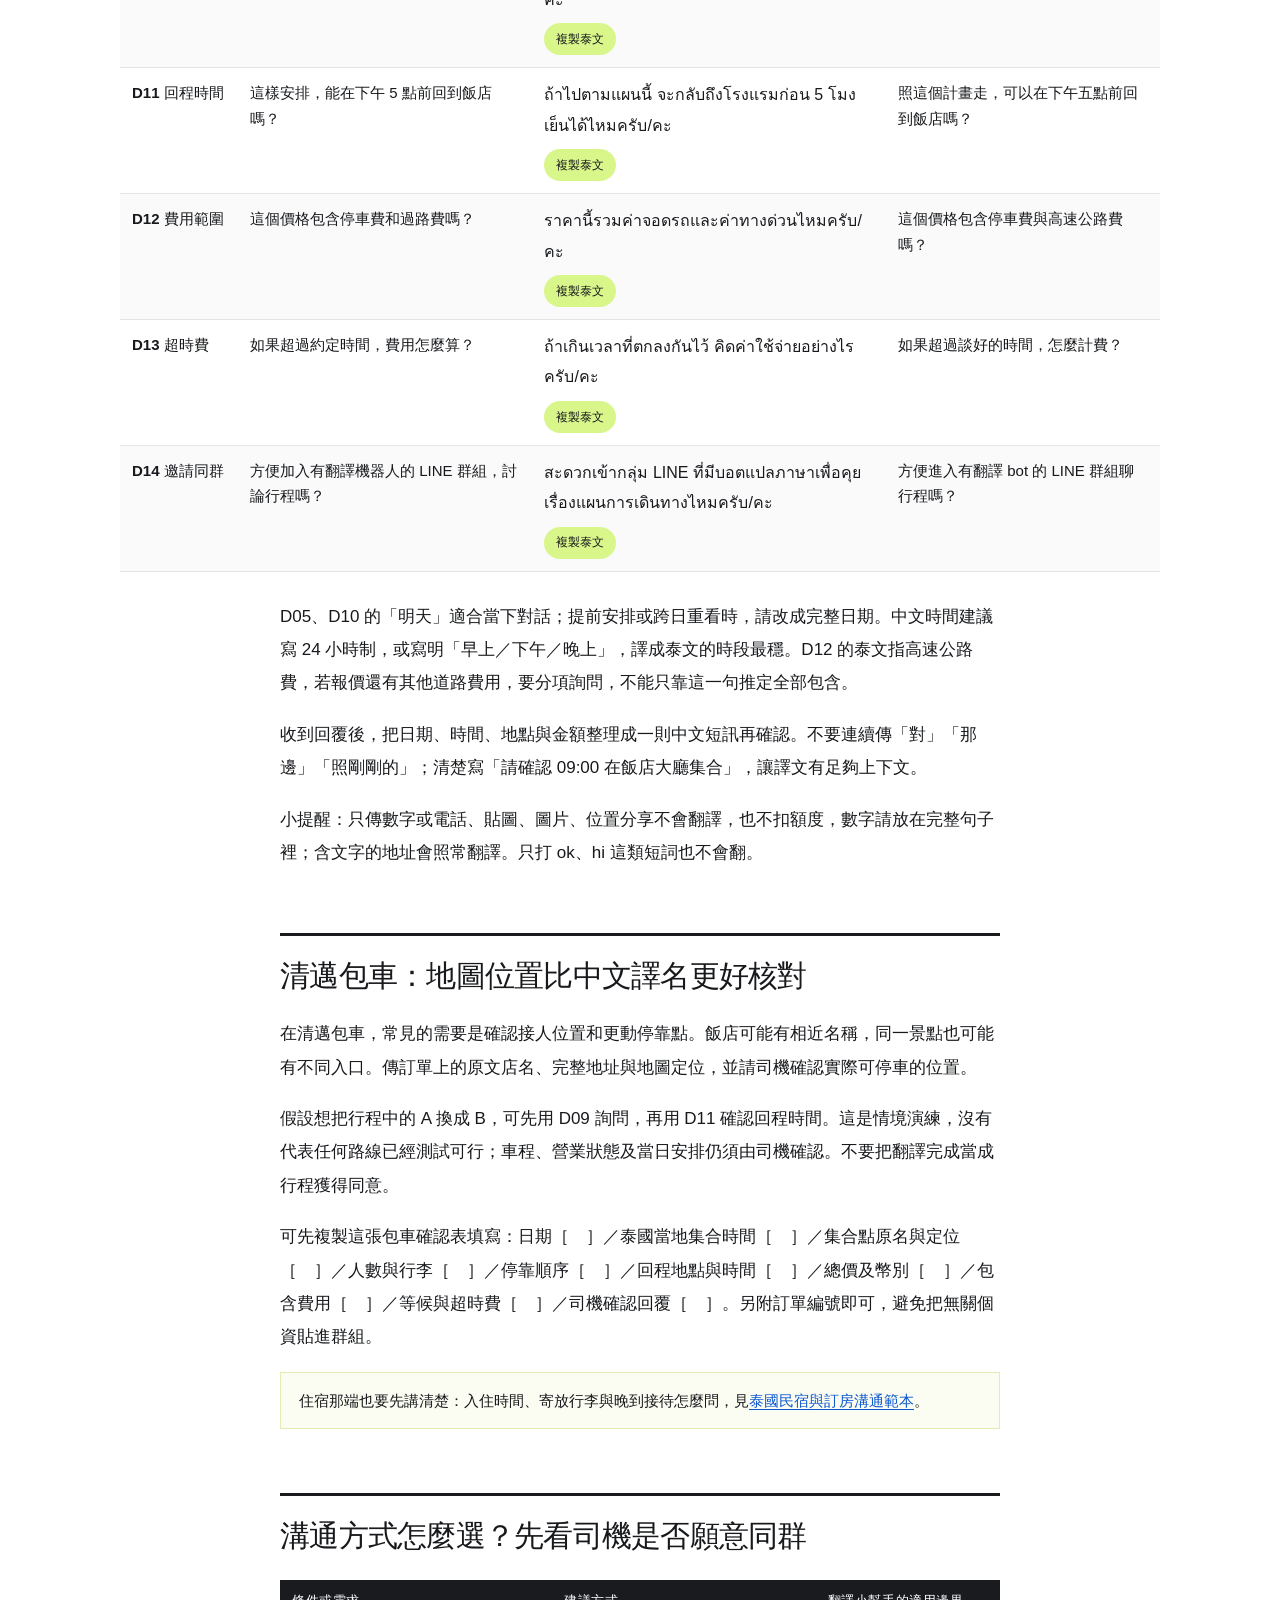
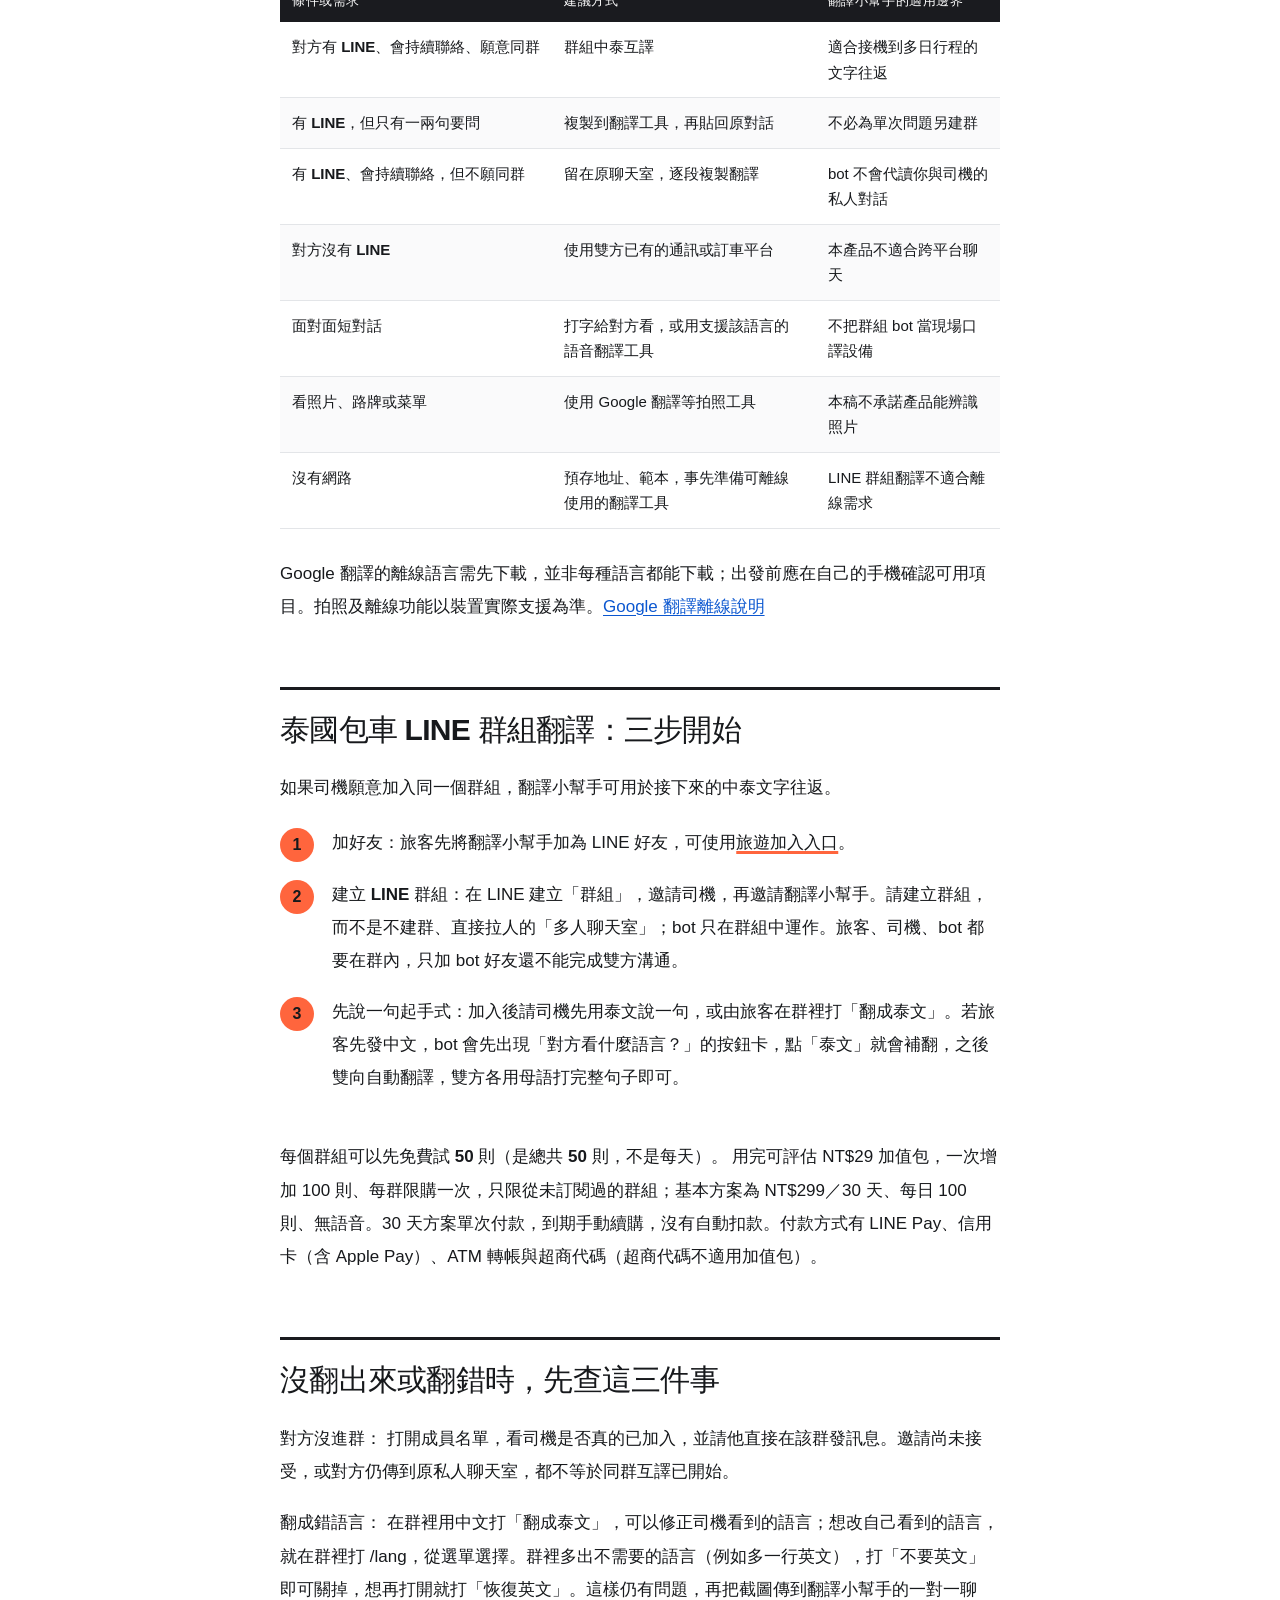
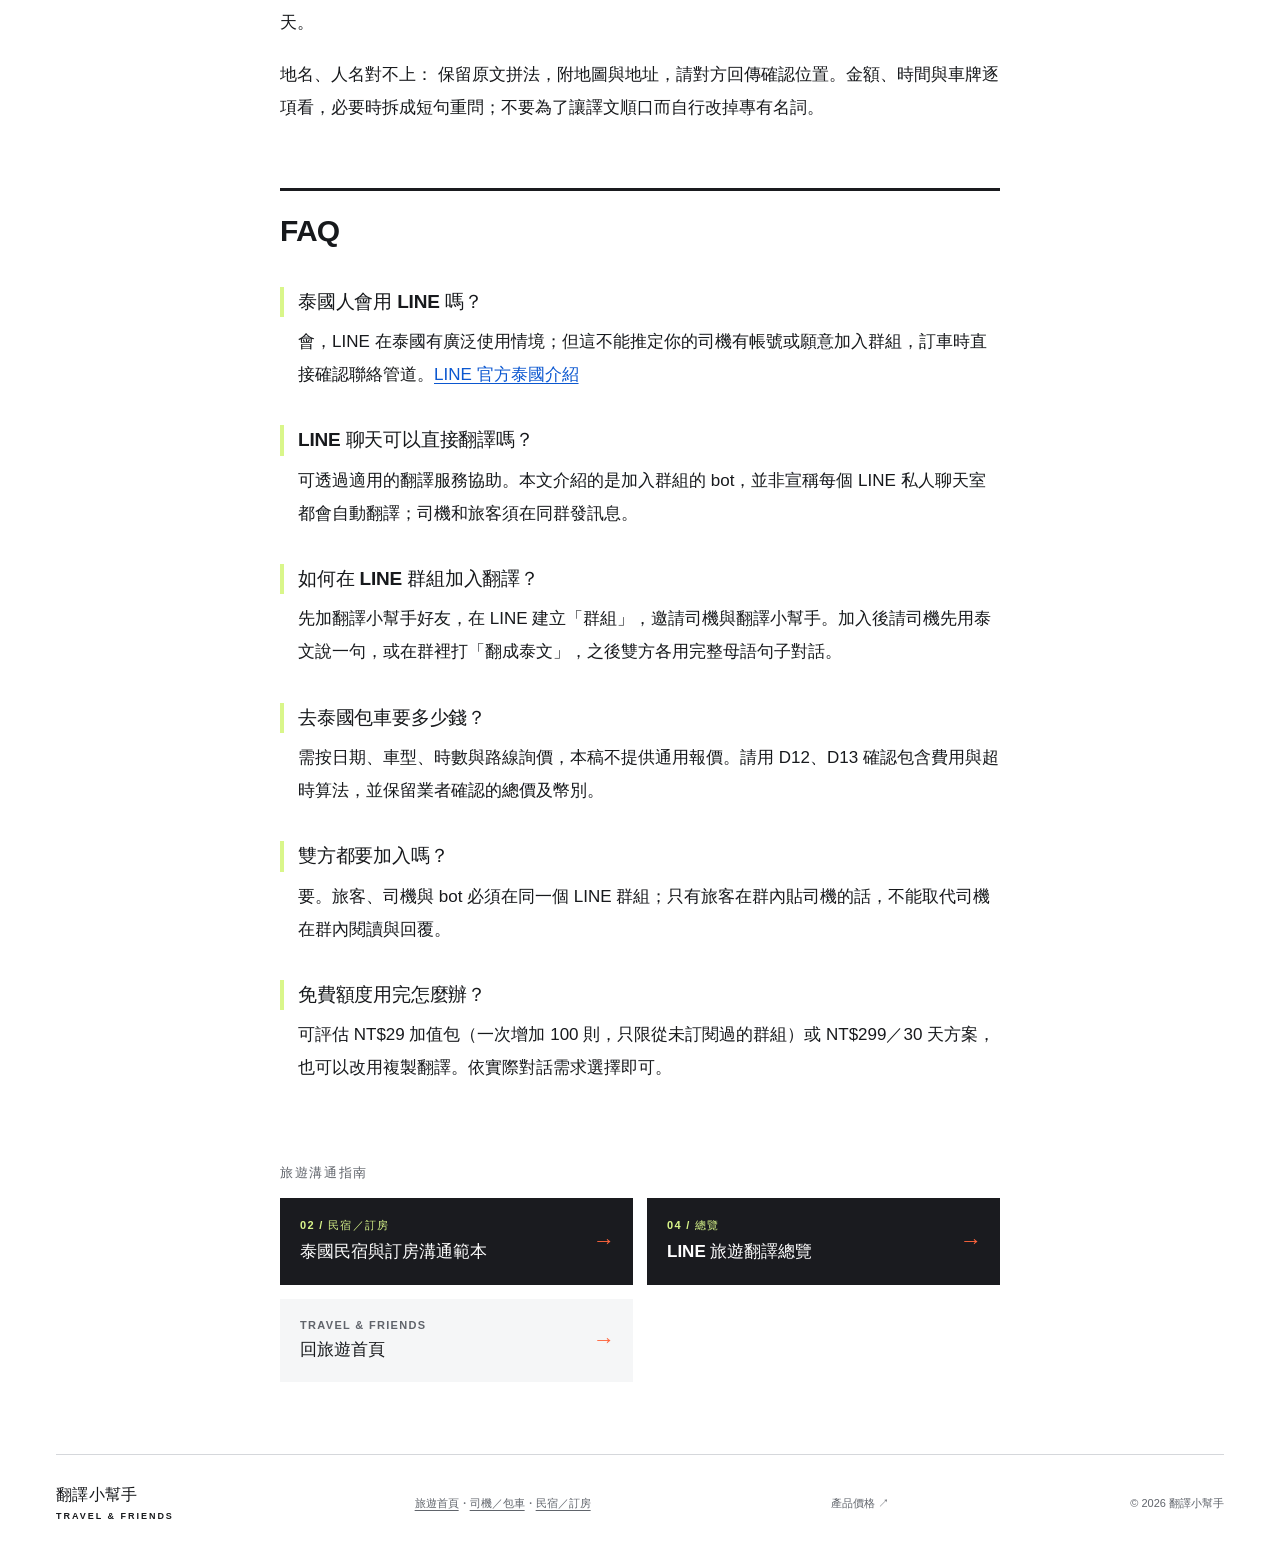
<file: thailand-driver/index.html>
<!doctype html>
<html lang="zh-TW">
<head>
<meta charset="utf-8">
<meta name="viewport" content="width=device-width, initial-scale=1">
<title>泰國司機 LINE 翻譯：接機與包車溝通範本</title>
<meta name="description" content="跟泰國司機確認接機出口、集合時間與包車行程，附中泰訊息與回譯、LINE 群組翻譯三步驟，以及不用 LINE 時的替代方法。">
<meta name="robots" content="index,follow,max-image-preview:large">
<meta name="theme-color" content="#ffffff">
<link rel="canonical" href="https://triplehai.com/travel/thailand-driver/">
<meta property="og:title" content="泰國司機 LINE 翻譯：接機與包車溝通範本">
<meta property="og:description" content="跟泰國司機確認接機出口、集合時間與包車行程，附中泰訊息與回譯、LINE 群組翻譯三步驟，以及不用 LINE 時的替代方法。">
<meta property="og:type" content="article">
<meta property="og:locale" content="zh_TW">
<meta property="og:url" content="https://triplehai.com/travel/thailand-driver/">
<meta property="og:image" content="https://triplehai.com/travel/images/og-travel.jpg">
<meta property="og:image:width" content="1200">
<meta property="og:image:height" content="630">
<meta property="og:image:alt" content="朋友在熱帶海邊開心踏浪，AI 生成情境示意">
<meta name="twitter:card" content="summary_large_image">
<meta property="article:published_time" content="2026-10-26">
<meta property="article:modified_time" content="2026-10-26">
<link rel="stylesheet" href="../style.css?v=20261026">
<link rel="stylesheet" href="../guide.css?v=20261026">
<script src="../script.js" defer></script>
<script src="../guide.js?v=20261026" defer></script>
<script type="application/ld+json">
{
 "@context": "https://schema.org",
 "@type": "Article",
 "headline": "泰國司機 LINE 翻譯：接機與包車溝通範本",
 "description": "跟泰國司機確認接機出口、集合時間與包車行程，附中泰訊息與回譯、LINE 群組翻譯三步驟，以及不用 LINE 時的替代方法。",
 "inLanguage": "zh-TW",
 "datePublished": "2026-10-26",
 "dateModified": "2026-10-26",
 "author": {
  "@type": "Organization",
  "name": "翻譯小幫手團隊",
  "url": "https://triplehai.com/translator/"
 },
 "publisher": {
  "@type": "Organization",
  "name": "翻譯小幫手團隊",
  "url": "https://triplehai.com/translator/"
 },
 "image": [
  "https://triplehai.com/travel/images/og-travel.jpg"
 ],
 "mainEntityOfPage": {
  "@type": "WebPage",
  "@id": "https://triplehai.com/travel/thailand-driver/"
 }
}
</script>
<script type="application/ld+json">
{
 "@context": "https://schema.org",
 "@type": "FAQPage",
 "mainEntity": [
  {
   "@type": "Question",
   "name": "泰國人會用 LINE 嗎？",
   "acceptedAnswer": {
    "@type": "Answer",
    "text": "會，LINE 在泰國有廣泛使用情境；但這不能推定你的司機有帳號或願意加入群組，訂車時直接確認聯絡管道。LINE 官方泰國介紹"
   }
  },
  {
   "@type": "Question",
   "name": "LINE 聊天可以直接翻譯嗎？",
   "acceptedAnswer": {
    "@type": "Answer",
    "text": "可透過適用的翻譯服務協助。本文介紹的是加入群組的 bot，並非宣稱每個 LINE 私人聊天室都會自動翻譯；司機和旅客須在同群發訊息。"
   }
  },
  {
   "@type": "Question",
   "name": "如何在 LINE 群組加入翻譯？",
   "acceptedAnswer": {
    "@type": "Answer",
    "text": "先加翻譯小幫手好友，在 LINE 建立「群組」，邀請司機與翻譯小幫手。加入後請司機先用泰文說一句，或在群裡打「翻成泰文」，之後雙方各用完整母語句子對話。"
   }
  },
  {
   "@type": "Question",
   "name": "去泰國包車要多少錢？",
   "acceptedAnswer": {
    "@type": "Answer",
    "text": "需按日期、車型、時數與路線詢價，本稿不提供通用報價。請用 D12、D13 確認包含費用與超時算法，並保留業者確認的總價及幣別。"
   }
  },
  {
   "@type": "Question",
   "name": "雙方都要加入嗎？",
   "acceptedAnswer": {
    "@type": "Answer",
    "text": "要。旅客、司機與 bot 必須在同一個 LINE 群組；只有旅客在群內貼司機的話，不能取代司機在群內閱讀與回覆。"
   }
  },
  {
   "@type": "Question",
   "name": "免費額度用完怎麼辦？",
   "acceptedAnswer": {
    "@type": "Answer",
    "text": "可評估 NT$29 加值包（一次增加 100 則，只限從未訂閱過的群組）或 NT$299／30 天方案，也可以改用複製翻譯。依實際對話需求選擇即可。"
   }
  }
 ]
}
</script>
<script type="application/ld+json">
{
 "@context": "https://schema.org",
 "@type": "BreadcrumbList",
 "itemListElement": [
  {
   "@type": "ListItem",
   "position": 1,
   "name": "旅遊首頁",
   "item": "https://triplehai.com/travel/"
  },
  {
   "@type": "ListItem",
   "position": 2,
   "name": "泰國司機 LINE 翻譯：接機與包車溝通範本",
   "item": "https://triplehai.com/travel/thailand-driver/"
  }
 ]
}
</script>
<!-- Google tag (gtag.js) -->
<script async src="https://www.googletagmanager.com/gtag/js?id=G-Z9PB2VHZMN"></script>
<script>
window.dataLayer = window.dataLayer || [];
function gtag(){dataLayer.push(arguments);}
gtag('js', new Date());
gtag('config', 'G-Z9PB2VHZMN');
gtag('config', 'AW-18387420345');
</script>
<script>
// Google Ads 轉換 + GA4 事件：點擊任何 LINE 加好友連結 (lin.ee)
document.addEventListener('click', function (e) {
  var a = e.target && e.target.closest ? e.target.closest('a[href*="lin.ee"]') : null;
  if (a && typeof gtag === 'function') {
    gtag('event', 'conversion', {'send_to': 'AW-18387420345/MrKQCIS7g-YcELmJ579E'});
    gtag('event', 'cta_click', {
      event_category: 'engagement',
      event_label: 'add_line_friend_travel',
      page_title: document.title
    });
  }
}, true);
</script>
</head>
<body class="guide-page">
<a class="skip" href="#main">跳到主要內容</a>
<header class="header">
<a class="brand" href="../" aria-label="翻譯小幫手旅遊首頁">翻譯小幫手<span>TRAVEL & FRIENDS</span></a>
<nav aria-label="旅遊溝通指南"><a href="../">旅遊首頁</a><a href="../thailand-driver/" aria-current="page">司機／包車</a><a href="../thailand-stay/">民宿／訂房</a></nav>
<a class="line-cta header-cta" data-position="driver_header" href="https://lin.ee/YKSS0gW">加 LINE <span aria-hidden="true">↗</span></a>
</header>
<main id="main">
<article>
<div class="guide-hero">
<div class="guide-col">
<nav class="breadcrumb" aria-label="麵包屑"><ol><li><a href="../">旅遊首頁</a></li><li aria-current="page">泰國司機 LINE 翻譯：接機與包車溝通範本</li></ol></nav>
<p class="eyebrow">旅遊溝通指南 01 / 司機／包車</p>
<h1>泰國司機 LINE 翻譯：接機與包車溝通範本</h1>
<p class="byline">翻譯小幫手團隊｜更新於 <time datetime="2026-10-26">2026-10-26</time></p>
</div>
</div>
<div class="guide-col guide-body">
<p>落地後找不到司機，先傳「機場、航廈、樓層、出口、目前位置」，再問對方在哪裡等。準備包車，則先確認日期、上下車地點、停靠順序與費用。翻譯能協助理解文字，但一句「好」未必代表雙方想的是同一個出口或同一份行程。</p>
<p>這篇整理訂車後可用的訊息。先把要確認的事情列清楚，再選擇複製翻譯、現場對話或 LINE 群組翻譯；如果司機只使用預訂平台，就在原管道完成確認。</p>
<nav class="toc" aria-labelledby="toc-title"><p id="toc-title" class="toc-title">本篇目錄</p><ol><li><a href="#checklist">出發前到上車後：照這張任務清單確認</a></li><li><a href="#phrases">可複製的中泰訊息：14 句與回譯</a></li><li><a href="#chiangmai">清邁包車：地圖位置比中文譯名更好核對</a></li><li><a href="#methods">溝通方式怎麼選？先看司機是否願意同群</a></li><li><a href="#steps">泰國包車 LINE 群組翻譯：三步開始</a></li><li><a href="#troubleshoot">沒翻出來或翻錯時，先查這三件事</a></li><li><a href="#faq">FAQ</a></li></ol></nav>
<h2 id="checklist">出發前到上車後：照這張任務清單確認</h2>
<div class="table-wrap"><table class="task-table">
<thead><tr><th scope="col">情境</th><th scope="col">要傳的資訊</th><th scope="col">要請對方回覆的內容</th></tr></thead><tbody>
<tr><th scope="row" data-label="情境">接機出口</th><td data-label="要傳的資訊">日期、航班、機場、航廈與已到達的位置</td><td data-label="要請對方回覆的內容">接人樓層、出口、辨認方式</td></tr>
<tr><th scope="row" data-label="情境">集合時間</th><td data-label="要傳的資訊">明確日期、24 小時制時間、集合地點</td><td data-label="要請對方回覆的內容">是否接受該時間與位置</td></tr>
<tr><th scope="row" data-label="情境">遲到</th><td data-label="要傳的資訊">目前進度、預估延遲多久</td><td data-label="要請對方回覆的內容">能否等候、是否有等候費</td></tr>
<tr><th scope="row" data-label="情境">改行程</th><td data-label="要傳的資訊">原地點、新地點、想保留的停靠點</td><td data-label="要請對方回覆的內容">是否可行、時間與費用差異</td></tr>
<tr><th scope="row" data-label="情境">包車確認</th><td data-label="要傳的資訊">人數、行李件數、起訖時間、停靠順序</td><td data-label="要請對方回覆的內容">車型、費用包含項目、超時算法</td></tr>
</tbody></table></div>
<p>時間一律註明泰國當地時間，避免只寫「明天早上」或「晚一點」。接機不要把飛機抵達時間當成上車時間；下機、入境與領行李都可能需要等待。告知目前進度，比還沒出關就承諾幾分鐘內到更容易協調。</p>
<p>接機出口依機場、航廈與當次安排確認，本稿的出口號碼只是範例。看到司機說換位置時，請他補上樓層與地標；還不確定就先留在能說明位置的地方，避免兩邊同時移動。</p>
<p>包車則把「想去」與「已確認」分開記錄。旅客提出增加景點後，要等司機回覆是否來得及，以及是否加價，再更新行程。同行者若分頭傳不同版本，請指定一人整理確認稿，讓司機知道以哪份為準。</p>
<h2 id="phrases">可複製的中泰訊息：14 句與回譯</h2>
<p class="note">以下是撰稿範本，尚未經泰語母語者審校，也不是產品實測輸出。中括號需換成實際資料；同一段只處理一項問題，數字、地名與地圖連結另行核對。</p>
<p>禮貌語尾依說話者選用：男性通常用 <span lang="th">ครับ</span>；女性陳述句用 <span lang="th">ค่ะ</span>，問句用 <span lang="th">คะ</span>。表中的斜線表示二選一，不要整組貼出；含「可以嗎」的問句列為 <span lang="th">ครับ/คะ</span>。這裡省略可省的自稱，方便直接使用。回譯是本文依泰文重新譯回中文，用來檢查意思，並非獨立審校。</p>
<div class="table-wrap wide"><table class="phrase-table">
<thead><tr><th scope="col">編號／用途</th><th scope="col">中文</th><th scope="col">泰文</th><th scope="col">回譯</th></tr></thead><tbody>
<tr><th scope="row" data-label="編號／用途">D01 接機身分</th><td data-label="中文">您好，我是預約今天接機的乘客。</td><td data-label="泰文" class="thai-cell"><span class="thai" lang="th" id="th-D01">สวัสดีครับ/ค่ะ เป็นผู้โดยสารที่จองรถรับจากสนามบินวันนี้ครับ/ค่ะ</span><button type="button" class="copy-th" data-target="th-D01" aria-label="複製 D01 泰文">複製泰文</button></td><td data-label="回譯">您好，我是訂了今天機場接送的乘客。</td></tr>
<tr><th scope="row" data-label="編號／用途">D02 接機出口</th><td data-label="中文">請問要在幾樓、幾號出口等您？</td><td data-label="泰文" class="thai-cell"><span class="thai" lang="th" id="th-D02">ต้องรอที่ชั้นไหน ประตูหมายเลขอะไรครับ/คะ</span><button type="button" class="copy-th" data-target="th-D02" aria-label="複製 D02 泰文">複製泰文</button></td><td data-label="回譯">要在哪一層、幾號門等候呢？</td></tr>
<tr><th scope="row" data-label="編號／用途">D03 目前位置</th><td data-label="中文">現在在 1 樓 3 號出口旁。</td><td data-label="泰文" class="thai-cell"><span class="thai" lang="th" id="th-D03">ตอนนี้อยู่ข้างประตูหมายเลข 3 ชั้น 1 ครับ/ค่ะ</span><button type="button" class="copy-th" data-target="th-D03" aria-label="複製 D03 泰文">複製泰文</button></td><td data-label="回譯">現在位於一樓三號門旁邊。</td></tr>
<tr><th scope="row" data-label="編號／用途">D04 車輛辨認</th><td data-label="中文">可以傳車牌號碼和車子的照片嗎？</td><td data-label="泰文" class="thai-cell"><span class="thai" lang="th" id="th-D04">ขอเลขทะเบียนรถกับรูปถ่ายรถได้ไหมครับ/คะ</span><button type="button" class="copy-th" data-target="th-D04" aria-label="複製 D04 泰文">複製泰文</button></td><td data-label="回譯">可以給我車牌號碼與車輛照片嗎？</td></tr>
<tr><th scope="row" data-label="編號／用途">D05 集合時間</th><td data-label="中文">明天早上 9 點在飯店大廳見，可以嗎？</td><td data-label="泰文" class="thai-cell"><span class="thai" lang="th" id="th-D05">พรุ่งนี้เจอกันที่ล็อบบี้โรงแรมตอน 9 โมงเช้าได้ไหมครับ/คะ</span><button type="button" class="copy-th" data-target="th-D05" aria-label="複製 D05 泰文">複製泰文</button></td><td data-label="回譯">明天上午九點在飯店大廳碰面，可以嗎？</td></tr>
<tr><th scope="row" data-label="編號／用途">D06 領行李</th><td data-label="中文">還在等行李，拿到後會再通知您。</td><td data-label="泰文" class="thai-cell"><span class="thai" lang="th" id="th-D06">ยังรอกระเป๋าอยู่ ถ้าได้กระเป๋าแล้วจะแจ้งอีกครั้งครับ/ค่ะ</span><button type="button" class="copy-th" data-target="th-D06" aria-label="複製 D06 泰文">複製泰文</button></td><td data-label="回譯">還在等行李，拿到後會再告知。</td></tr>
<tr><th scope="row" data-label="編號／用途">D07 遲到</th><td data-label="中文">抱歉，預計會晚 15 分鐘。</td><td data-label="泰文" class="thai-cell"><span class="thai" lang="th" id="th-D07">ขอโทษครับ/ค่ะ คาดว่าจะไปถึงช้ากว่าเวลานัด 15 นาทีครับ/ค่ะ</span><button type="button" class="copy-th" data-target="th-D07" aria-label="複製 D07 泰文">複製泰文</button></td><td data-label="回譯">抱歉，預計比約定時間晚十五分鐘抵達。</td></tr>
<tr><th scope="row" data-label="編號／用途">D08 等候費</th><td data-label="中文">如果需要等候，會另外收費嗎？</td><td data-label="泰文" class="thai-cell"><span class="thai" lang="th" id="th-D08">ถ้าต้องรอ จะมีค่าใช้จ่ายเพิ่มไหมครับ/คะ</span><button type="button" class="copy-th" data-target="th-D08" aria-label="複製 D08 泰文">複製泰文</button></td><td data-label="回譯">如果需要等，會有額外費用嗎？</td></tr>
<tr><th scope="row" data-label="編號／用途">D09 換景點</th><td data-label="中文">可以把 [A] 改成 [B] 嗎？</td><td data-label="泰文" class="thai-cell"><span class="thai" lang="th" id="th-D09">ขอเปลี่ยนจาก [A] เป็น [B] ได้ไหมครับ/คะ</span><button type="button" class="copy-th" data-target="th-D09" aria-label="複製 D09 泰文">複製泰文</button></td><td data-label="回譯">可以從 A 改成 B 嗎？</td></tr>
<tr><th scope="row" data-label="編號／用途">D10 行程順序</th><td data-label="中文">明天先去 [A]，再去 [B]，對嗎？</td><td data-label="泰文" class="thai-cell"><span class="thai" lang="th" id="th-D10">พรุ่งนี้ไป [A] ก่อน แล้วค่อยไป [B] ใช่ไหมครับ/คะ</span><button type="button" class="copy-th" data-target="th-D10" aria-label="複製 D10 泰文">複製泰文</button></td><td data-label="回譯">明天先去 A，之後再去 B，對嗎？</td></tr>
<tr><th scope="row" data-label="編號／用途">D11 回程時間</th><td data-label="中文">這樣安排，能在下午 5 點前回到飯店嗎？</td><td data-label="泰文" class="thai-cell"><span class="thai" lang="th" id="th-D11">ถ้าไปตามแผนนี้ จะกลับถึงโรงแรมก่อน 5 โมงเย็นได้ไหมครับ/คะ</span><button type="button" class="copy-th" data-target="th-D11" aria-label="複製 D11 泰文">複製泰文</button></td><td data-label="回譯">照這個計畫走，可以在下午五點前回到飯店嗎？</td></tr>
<tr><th scope="row" data-label="編號／用途">D12 費用範圍</th><td data-label="中文">這個價格包含停車費和過路費嗎？</td><td data-label="泰文" class="thai-cell"><span class="thai" lang="th" id="th-D12">ราคานี้รวมค่าจอดรถและค่าทางด่วนไหมครับ/คะ</span><button type="button" class="copy-th" data-target="th-D12" aria-label="複製 D12 泰文">複製泰文</button></td><td data-label="回譯">這個價格包含停車費與高速公路費嗎？</td></tr>
<tr><th scope="row" data-label="編號／用途">D13 超時費</th><td data-label="中文">如果超過約定時間，費用怎麼算？</td><td data-label="泰文" class="thai-cell"><span class="thai" lang="th" id="th-D13">ถ้าเกินเวลาที่ตกลงกันไว้ คิดค่าใช้จ่ายอย่างไรครับ/คะ</span><button type="button" class="copy-th" data-target="th-D13" aria-label="複製 D13 泰文">複製泰文</button></td><td data-label="回譯">如果超過談好的時間，怎麼計費？</td></tr>
<tr><th scope="row" data-label="編號／用途">D14 邀請同群</th><td data-label="中文">方便加入有翻譯機器人的 LINE 群組，討論行程嗎？</td><td data-label="泰文" class="thai-cell"><span class="thai" lang="th" id="th-D14">สะดวกเข้ากลุ่ม LINE ที่มีบอตแปลภาษาเพื่อคุยเรื่องแผนการเดินทางไหมครับ/คะ</span><button type="button" class="copy-th" data-target="th-D14" aria-label="複製 D14 泰文">複製泰文</button></td><td data-label="回譯">方便進入有翻譯 bot 的 LINE 群組聊行程嗎？</td></tr>
</tbody></table></div>
<p>D05、D10 的「明天」適合當下對話；提前安排或跨日重看時，請改成完整日期。中文時間建議寫 24 小時制，或寫明「早上／下午／晚上」，譯成泰文的時段最穩。D12 的泰文指高速公路費，若報價還有其他道路費用，要分項詢問，不能只靠這一句推定全部包含。</p>
<p>收到回覆後，把日期、時間、地點與金額整理成一則中文短訊再確認。不要連續傳「對」「那邊」「照剛剛的」；清楚寫「請確認 09:00 在飯店大廳集合」，讓譯文有足夠上下文。</p>
<p>小提醒：只傳數字或電話、貼圖、圖片、位置分享不會翻譯，也不扣額度，數字請放在完整句子裡；含文字的地址會照常翻譯。只打 ok、hi 這類短詞也不會翻。</p>
<h2 id="chiangmai">清邁包車：地圖位置比中文譯名更好核對</h2>
<p>在清邁包車，常見的需要是確認接人位置和更動停靠點。飯店可能有相近名稱，同一景點也可能有不同入口。傳訂單上的原文店名、完整地址與地圖定位，並請司機確認實際可停車的位置。</p>
<p>假設想把行程中的 A 換成 B，可先用 D09 詢問，再用 D11 確認回程時間。這是情境演練，沒有代表任何路線已經測試可行；車程、營業狀態及當日安排仍須由司機確認。不要把翻譯完成當成行程獲得同意。</p>
<p>可先複製這張包車確認表填寫：日期［　］／泰國當地集合時間［　］／集合點原名與定位［　］／人數與行李［　］／停靠順序［　］／回程地點與時間［　］／總價及幣別［　］／包含費用［　］／等候與超時費［　］／司機確認回覆［　］。另附訂單編號即可，避免把無關個資貼進群組。</p>
<p class="related-inline">住宿那端也要先講清楚：入住時間、寄放行李與晚到接待怎麼問，見<a href="../thailand-stay/">泰國民宿與訂房溝通範本</a>。</p>
<h2 id="methods">溝通方式怎麼選？先看司機是否願意同群</h2>
<div class="table-wrap"><table class="task-table">
<thead><tr><th scope="col">條件或需求</th><th scope="col">建議方式</th><th scope="col">翻譯小幫手的適用邊界</th></tr></thead><tbody>
<tr><th scope="row" data-label="條件或需求">對方有 LINE、會持續聯絡、願意同群</th><td data-label="建議方式">群組中泰互譯</td><td data-label="翻譯小幫手的適用邊界">適合接機到多日行程的文字往返</td></tr>
<tr><th scope="row" data-label="條件或需求">有 LINE，但只有一兩句要問</th><td data-label="建議方式">複製到翻譯工具，再貼回原對話</td><td data-label="翻譯小幫手的適用邊界">不必為單次問題另建群</td></tr>
<tr><th scope="row" data-label="條件或需求">有 LINE、會持續聯絡，但不願同群</th><td data-label="建議方式">留在原聊天室，逐段複製翻譯</td><td data-label="翻譯小幫手的適用邊界">bot 不會代讀你與司機的私人對話</td></tr>
<tr><th scope="row" data-label="條件或需求">對方沒有 LINE</th><td data-label="建議方式">使用雙方已有的通訊或訂車平台</td><td data-label="翻譯小幫手的適用邊界">本產品不適合跨平台聊天</td></tr>
<tr><th scope="row" data-label="條件或需求">面對面短對話</th><td data-label="建議方式">打字給對方看，或用支援該語言的語音翻譯工具</td><td data-label="翻譯小幫手的適用邊界">不把群組 bot 當現場口譯設備</td></tr>
<tr><th scope="row" data-label="條件或需求">看照片、路牌或菜單</th><td data-label="建議方式">使用 Google 翻譯等拍照工具</td><td data-label="翻譯小幫手的適用邊界">本稿不承諾產品能辨識照片</td></tr>
<tr><th scope="row" data-label="條件或需求">沒有網路</th><td data-label="建議方式">預存地址、範本，事先準備可離線使用的翻譯工具</td><td data-label="翻譯小幫手的適用邊界">LINE 群組翻譯不適合離線需求</td></tr>
</tbody></table></div>
<p>Google 翻譯的離線語言需先下載，並非每種語言都能下載；出發前應在自己的手機確認可用項目。拍照及離線功能以裝置實際支援為準。<a href="https://support.google.com/translate/answer/6142473?hl=zh-Hant" target="_blank" rel="noopener">Google 翻譯離線說明</a></p>
<h2 id="steps">泰國包車 LINE 群組翻譯：三步開始</h2>
<p>如果司機願意加入同一個群組，翻譯小幫手可用於接下來的中泰文字往返。</p>
<ol class="steps"><li><strong>加好友</strong>：旅客先將翻譯小幫手加為 LINE 好友，可使用<a class="line-cta" data-position="driver_inline" href="https://lin.ee/YKSS0gW">旅遊加入入口</a>。</li><li><strong>建立 LINE 群組</strong>：在 LINE 建立「群組」，邀請司機，再邀請翻譯小幫手。請建立群組，而不是不建群、直接拉人的「多人聊天室」；bot 只在群組中運作。旅客、司機、bot 都要在群內，只加 bot 好友還不能完成雙方溝通。</li><li><strong>先說一句起手式</strong>：加入後請司機先用泰文說一句，或由旅客在群裡打「翻成泰文」。若旅客先發中文，bot 會先出現「對方看什麼語言？」的按鈕卡，點「泰文」就會補翻，之後雙向自動翻譯，雙方各用母語打完整句子即可。</li></ol>
<p><strong>每個群組可以先免費試 50 則（是總共 50 則，不是每天）。</strong> 用完可評估 NT$29 加值包，一次增加 100 則、每群限購一次，只限從未訂閱過的群組；基本方案為 NT$299／30 天、每日 100 則、無語音。30 天方案單次付款，到期手動續購，沒有自動扣款。付款方式有 LINE Pay、信用卡（含 Apple Pay）、ATM 轉帳與超商代碼（超商代碼不適用加值包）。</p>
<h2 id="troubleshoot">沒翻出來或翻錯時，先查這三件事</h2>
<p><strong>對方沒進群：</strong> 打開成員名單，看司機是否真的已加入，並請他直接在該群發訊息。邀請尚未接受，或對方仍傳到原私人聊天室，都不等於同群互譯已開始。</p>
<p><strong>翻成錯語言：</strong> 在群裡用中文打「翻成泰文」，可以修正司機看到的語言；想改自己看到的語言，就在群裡打 /lang，從選單選擇。群裡多出不需要的語言（例如多一行英文），打「不要英文」即可關掉，想再打開就打「恢復英文」。這樣仍有問題，再把截圖傳到翻譯小幫手的一對一聊天。</p>
<p><strong>地名、人名對不上：</strong> 保留原文拼法，附地圖與地址，請對方回傳確認位置。金額、時間與車牌逐項看，必要時拆成短句重問；不要為了讓譯文順口而自行改掉專有名詞。</p>
<h2 id="faq">FAQ</h2>
<h3 class="faq-q">泰國人會用 LINE 嗎？</h3>
<p class="faq-a">會，LINE 在泰國有廣泛使用情境；但這不能推定你的司機有帳號或願意加入群組，訂車時直接確認聯絡管道。<a href="https://www.lycorp.co.jp/en/story/20251205/line_thailand.html" target="_blank" rel="noopener">LINE 官方泰國介紹</a></p>
<h3 class="faq-q">LINE 聊天可以直接翻譯嗎？</h3>
<p class="faq-a">可透過適用的翻譯服務協助。本文介紹的是加入群組的 bot，並非宣稱每個 LINE 私人聊天室都會自動翻譯；司機和旅客須在同群發訊息。</p>
<h3 class="faq-q">如何在 LINE 群組加入翻譯？</h3>
<p class="faq-a">先加翻譯小幫手好友，在 LINE 建立「群組」，邀請司機與翻譯小幫手。加入後請司機先用泰文說一句，或在群裡打「翻成泰文」，之後雙方各用完整母語句子對話。</p>
<h3 class="faq-q">去泰國包車要多少錢？</h3>
<p class="faq-a">需按日期、車型、時數與路線詢價，本稿不提供通用報價。請用 D12、D13 確認包含費用與超時算法，並保留業者確認的總價及幣別。</p>
<h3 class="faq-q">雙方都要加入嗎？</h3>
<p class="faq-a">要。旅客、司機與 bot 必須在同一個 LINE 群組；只有旅客在群內貼司機的話，不能取代司機在群內閱讀與回覆。</p>
<h3 class="faq-q">免費額度用完怎麼辦？</h3>
<p class="faq-a">可評估 NT$29 加值包（一次增加 100 則，只限從未訂閱過的群組）或 NT$299／30 天方案，也可以改用複製翻譯。依實際對話需求選擇即可。</p>
</div>
</article>
<aside class="guide-col guide-next" aria-labelledby="next-title">
<p class="eyebrow" id="next-title">旅遊溝通指南</p>
<div class="guide-cards">
<a class="guide-card" href="../thailand-stay/"><span class="guide-card-no">02 / 民宿／訂房</span><strong>泰國民宿與訂房溝通範本</strong><span class="guide-card-go" aria-hidden="true">→</span></a>
<a class="guide-card" href="../line-travel-translation/"><span class="guide-card-no">04 / 總覽</span><strong>LINE 旅遊翻譯總覽</strong><span class="guide-card-go" aria-hidden="true">→</span></a>
<a class="guide-card back" href="../"><span class="guide-card-no">TRAVEL & FRIENDS</span><strong>回旅遊首頁</strong><span class="guide-card-go" aria-hidden="true">→</span></a>
</div>
</aside>
</main>
<footer class="footer wrap"><a class="brand" href="../">翻譯小幫手<span>TRAVEL & FRIENDS</span></a><p><a href="../">旅遊首頁</a>・<a href="../thailand-driver/">司機／包車</a>・<a href="../thailand-stay/">民宿／訂房</a></p><a href="https://triplehai.com/translator/pricing.html">產品價格 ↗</a><small>© 2026 翻譯小幫手</small></footer>
</body>
</html>
</file>
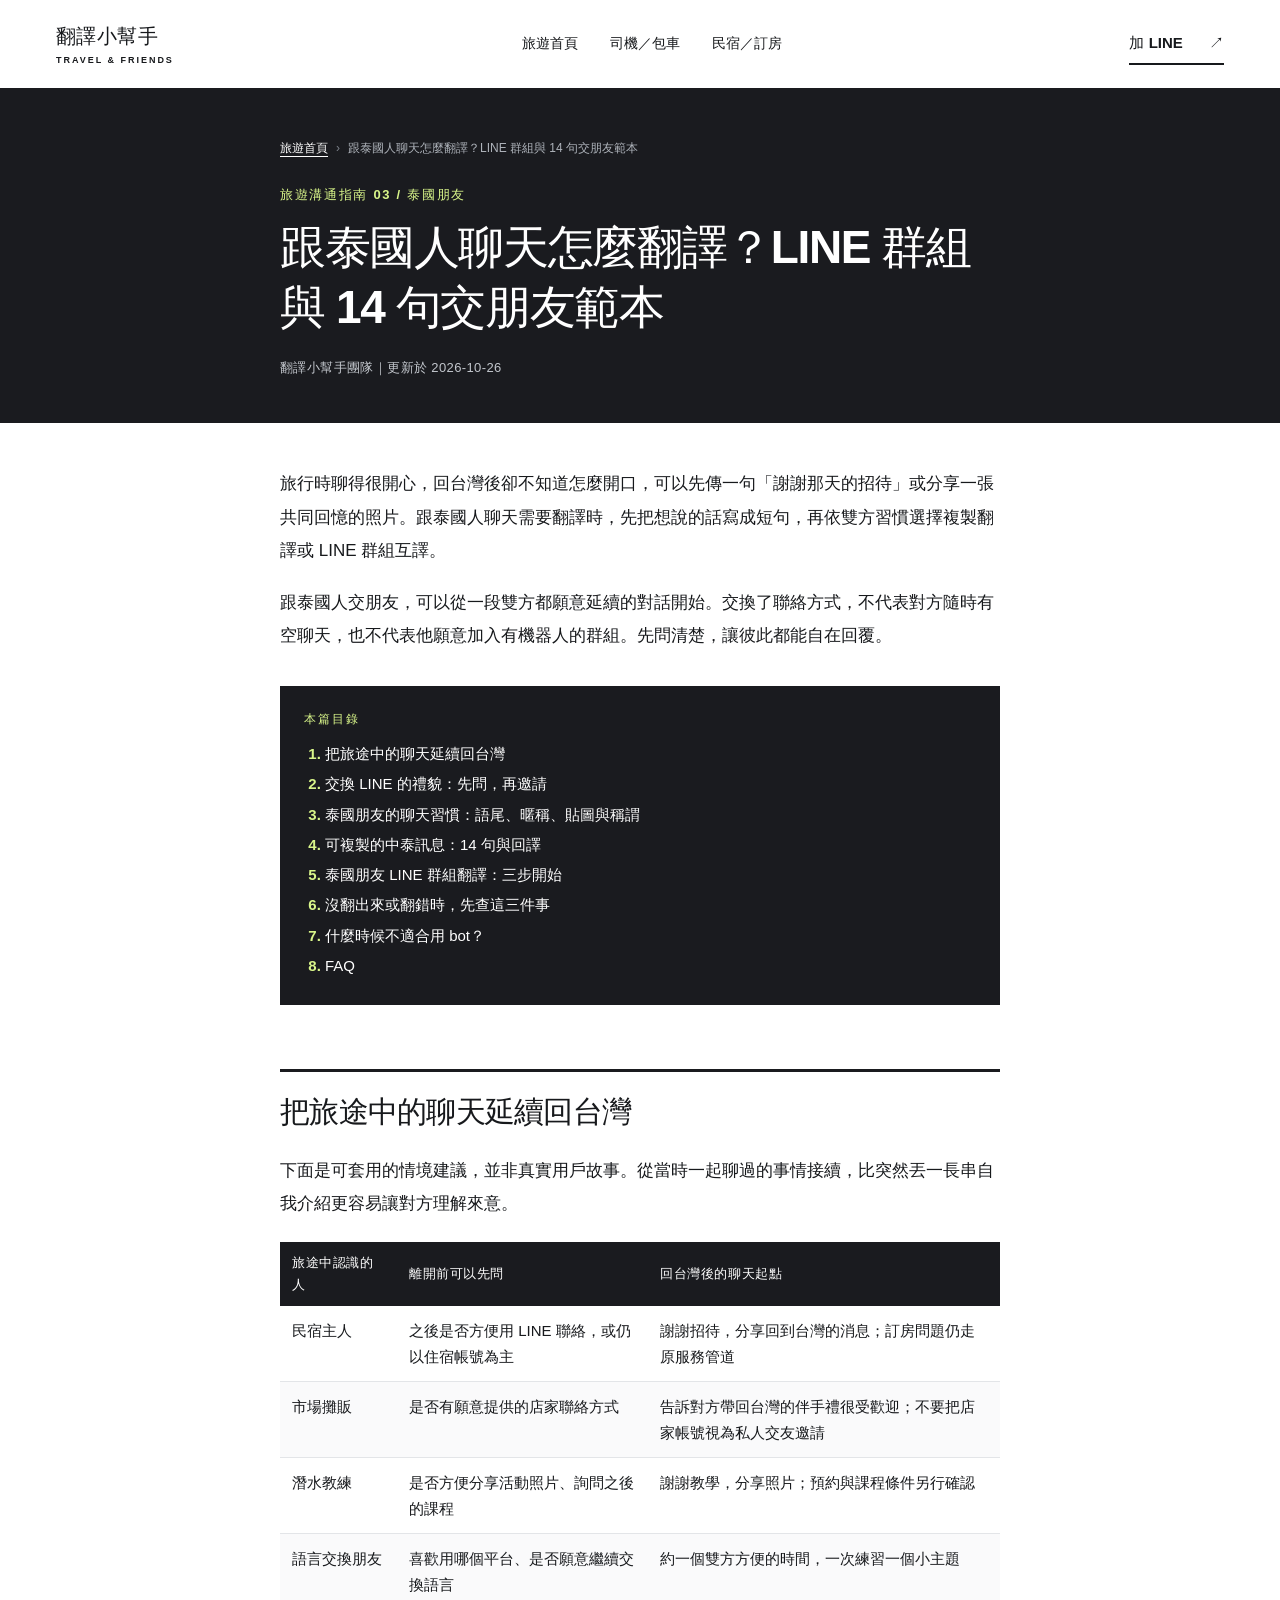
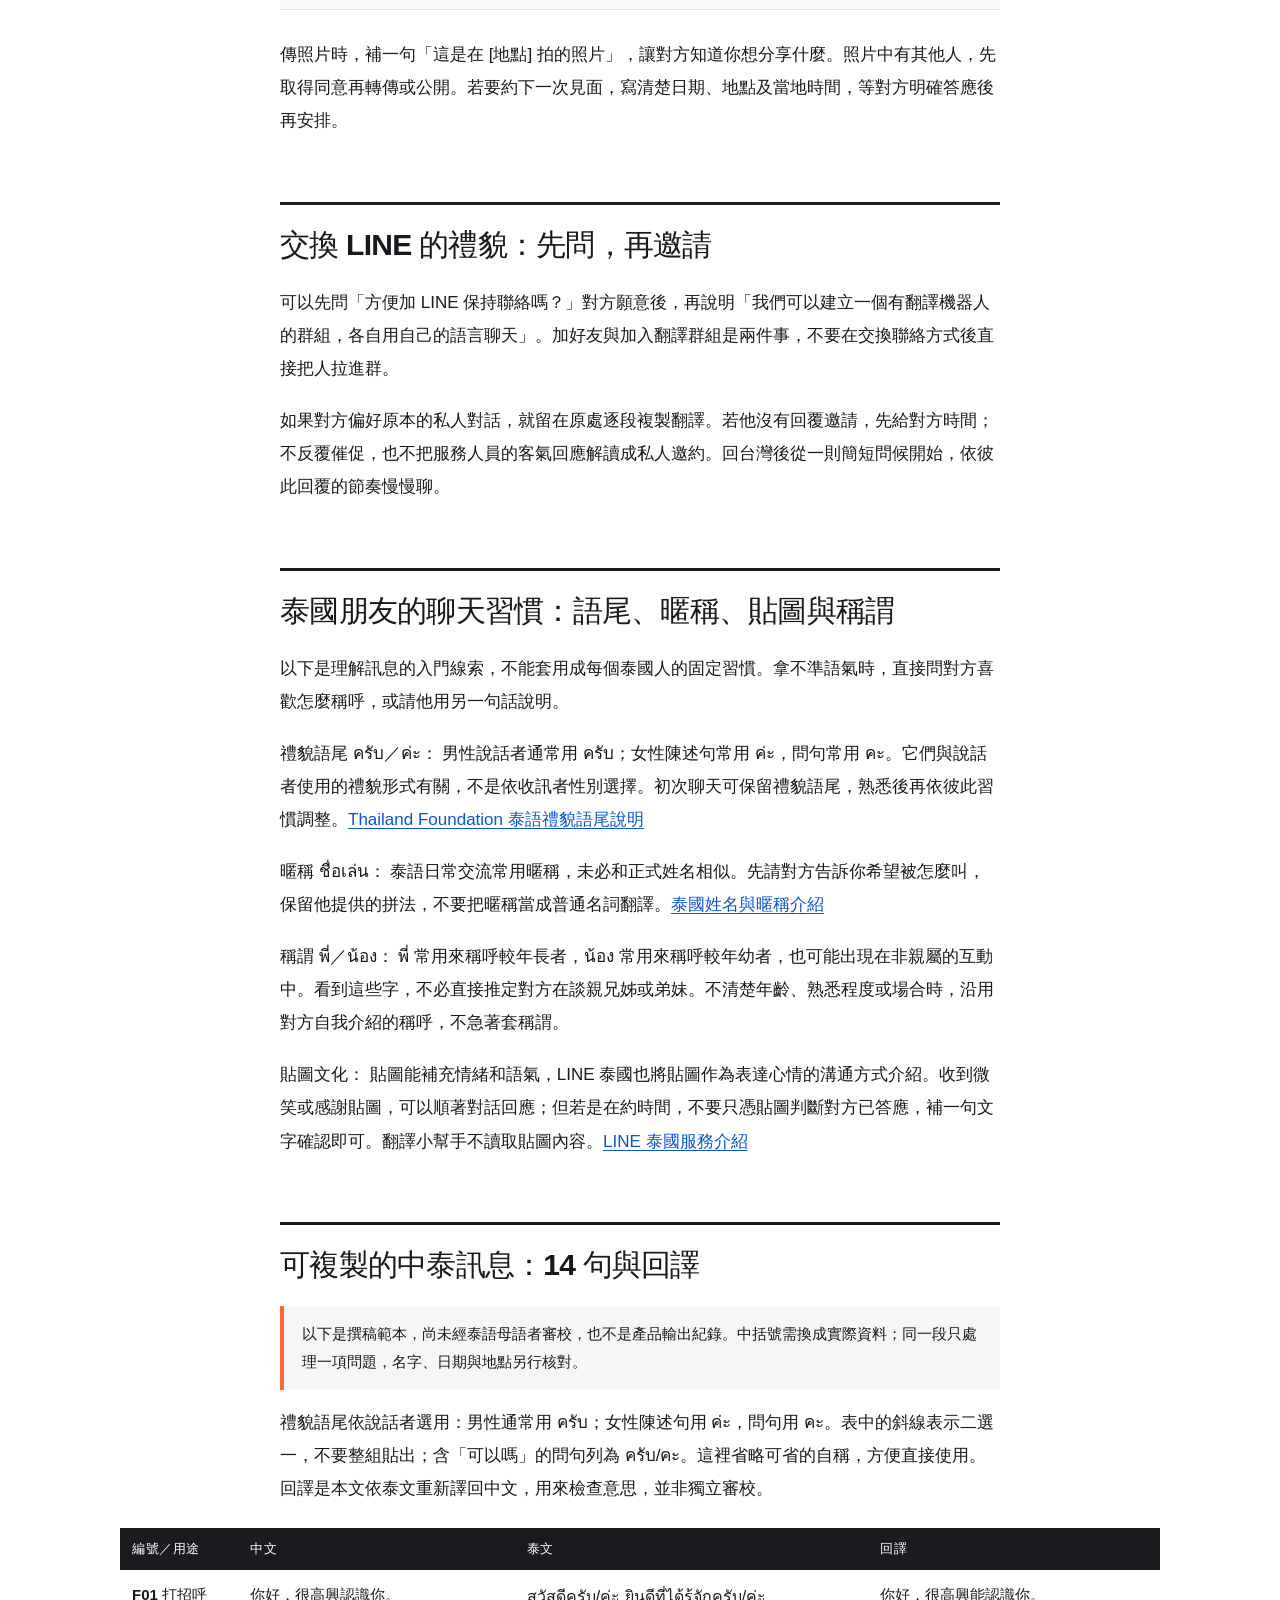
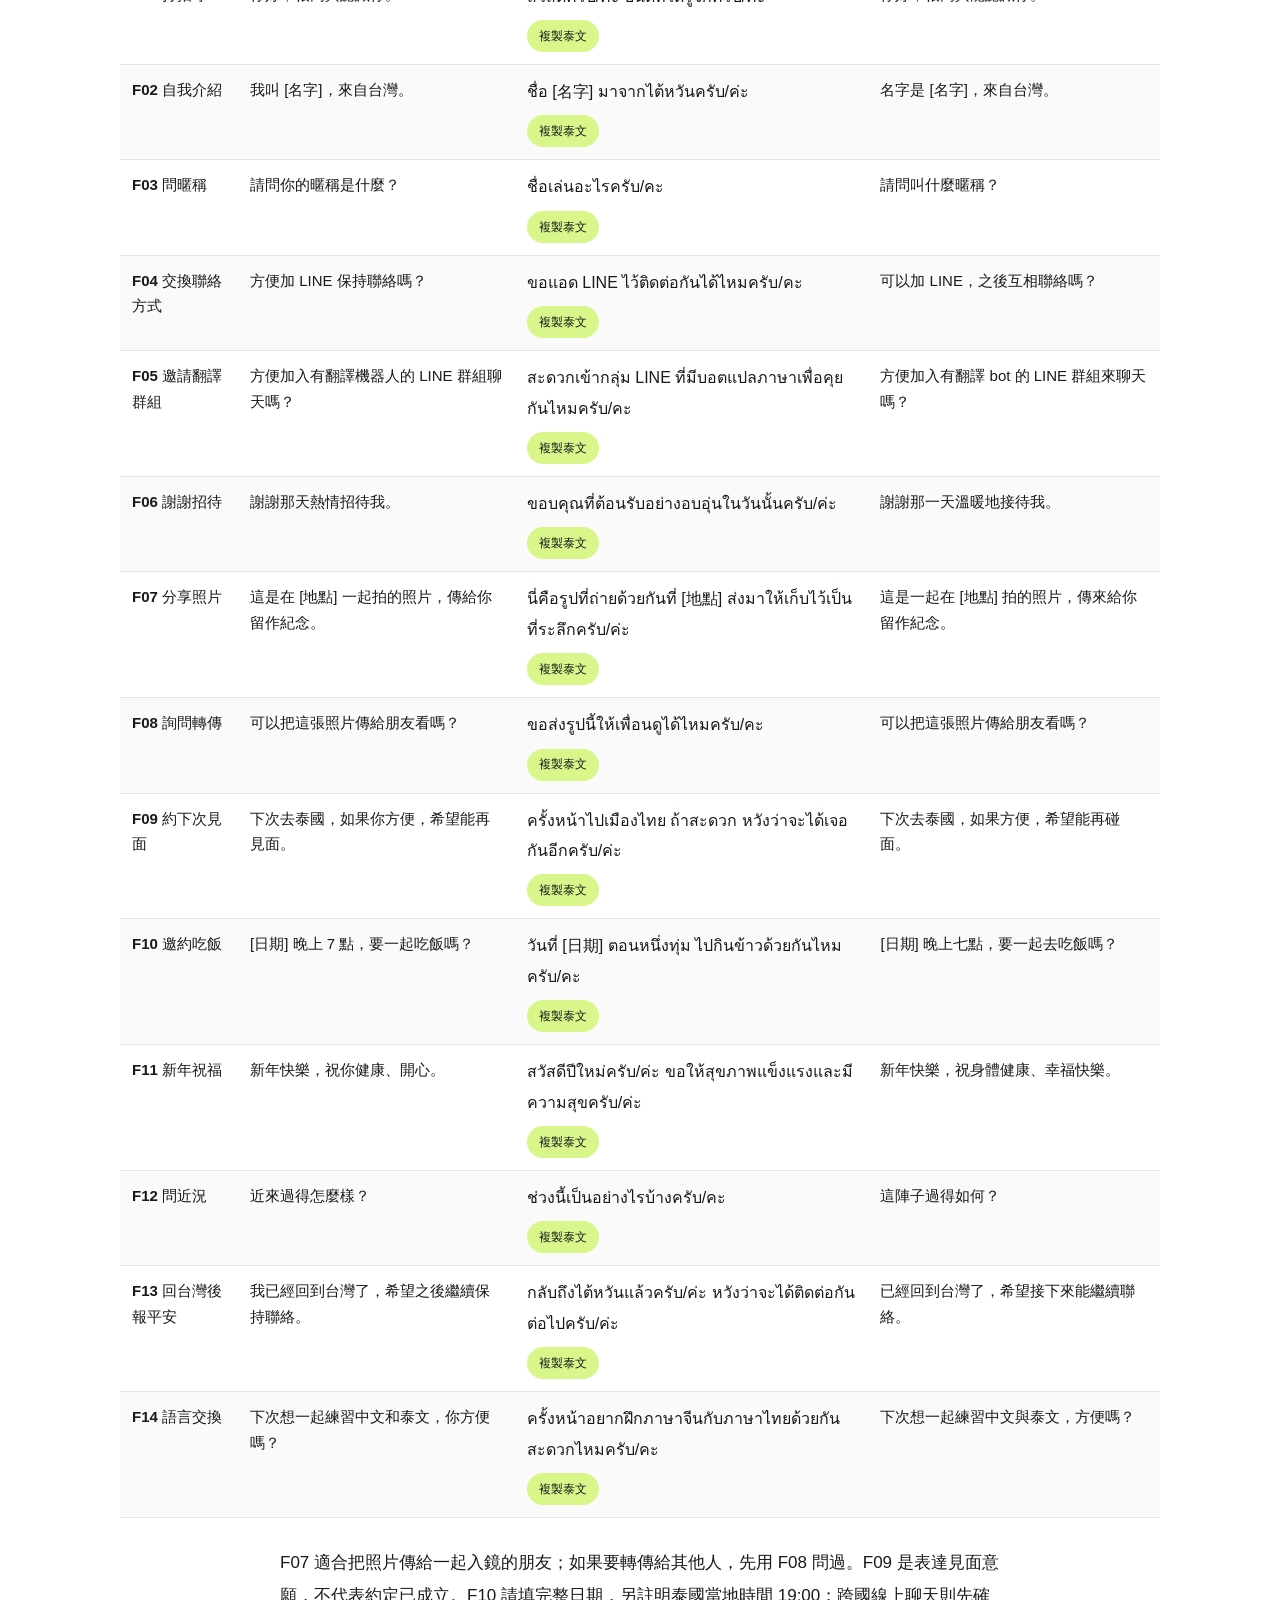
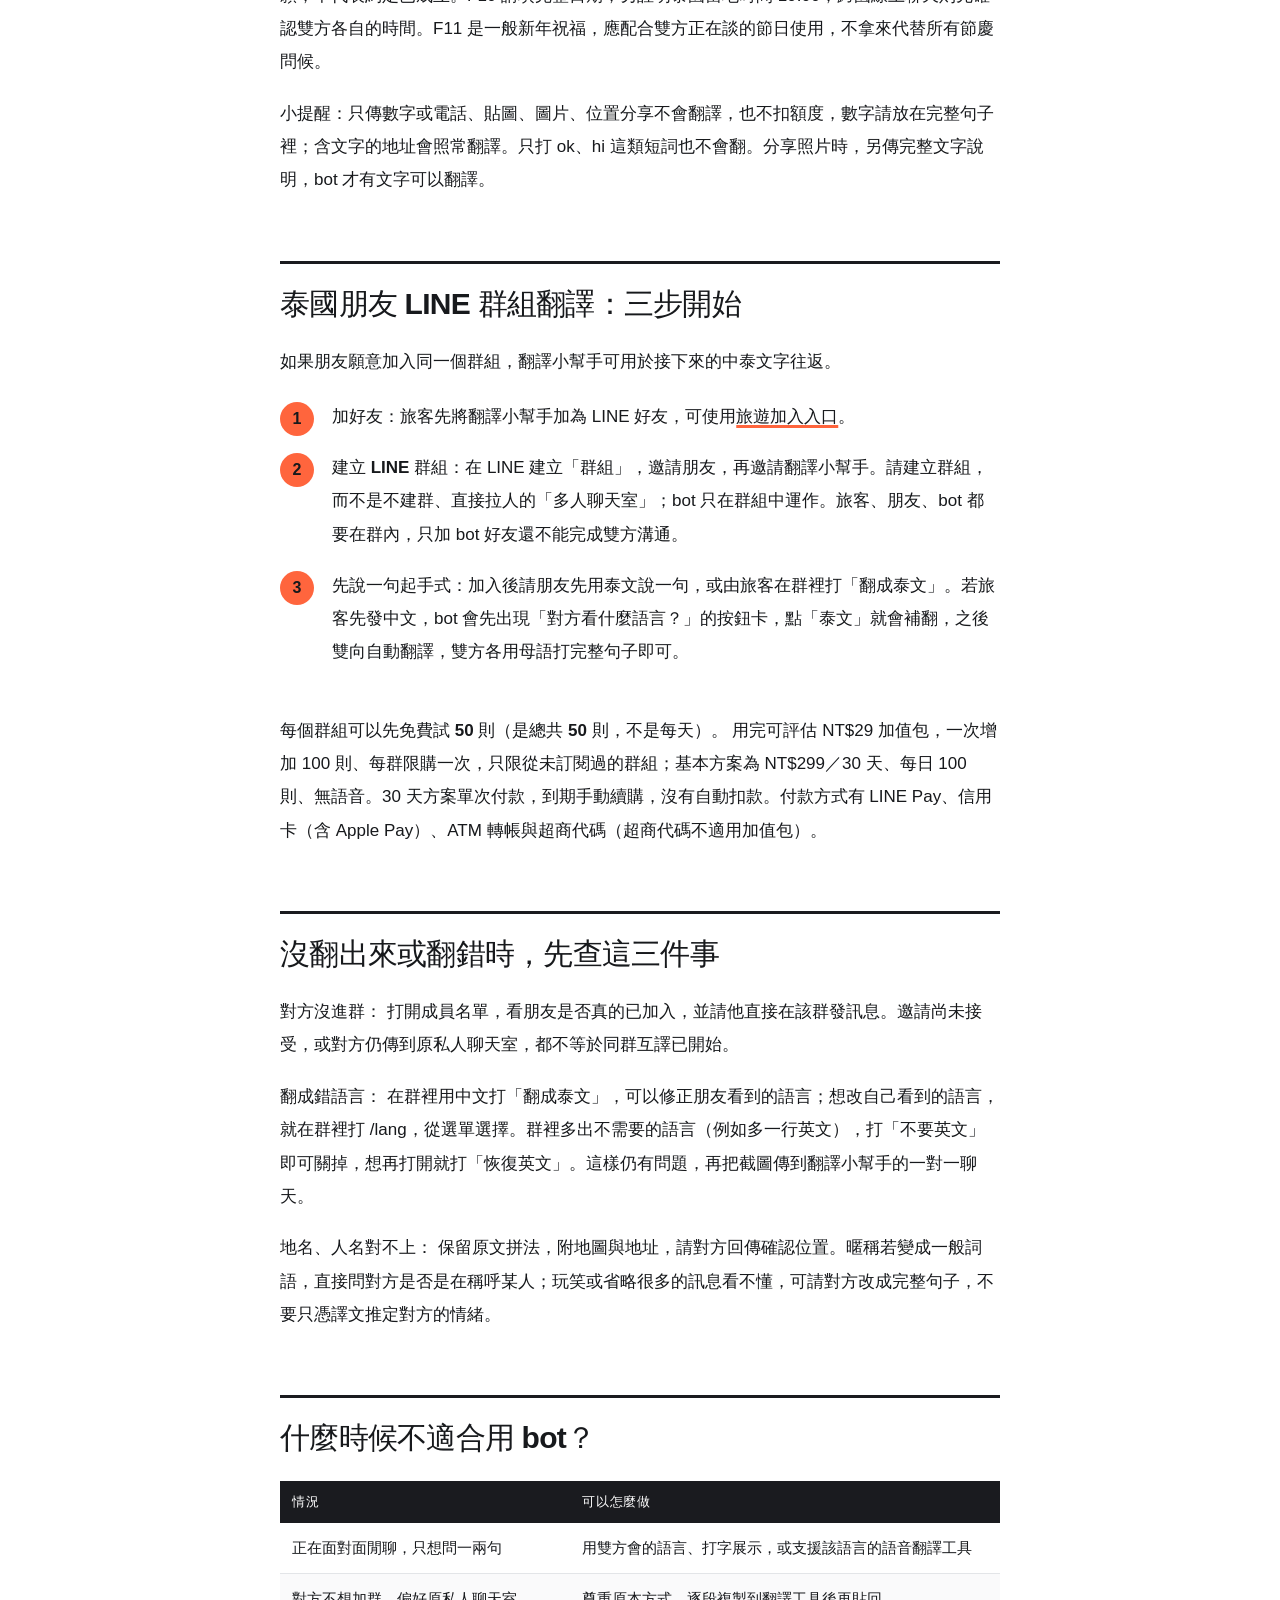
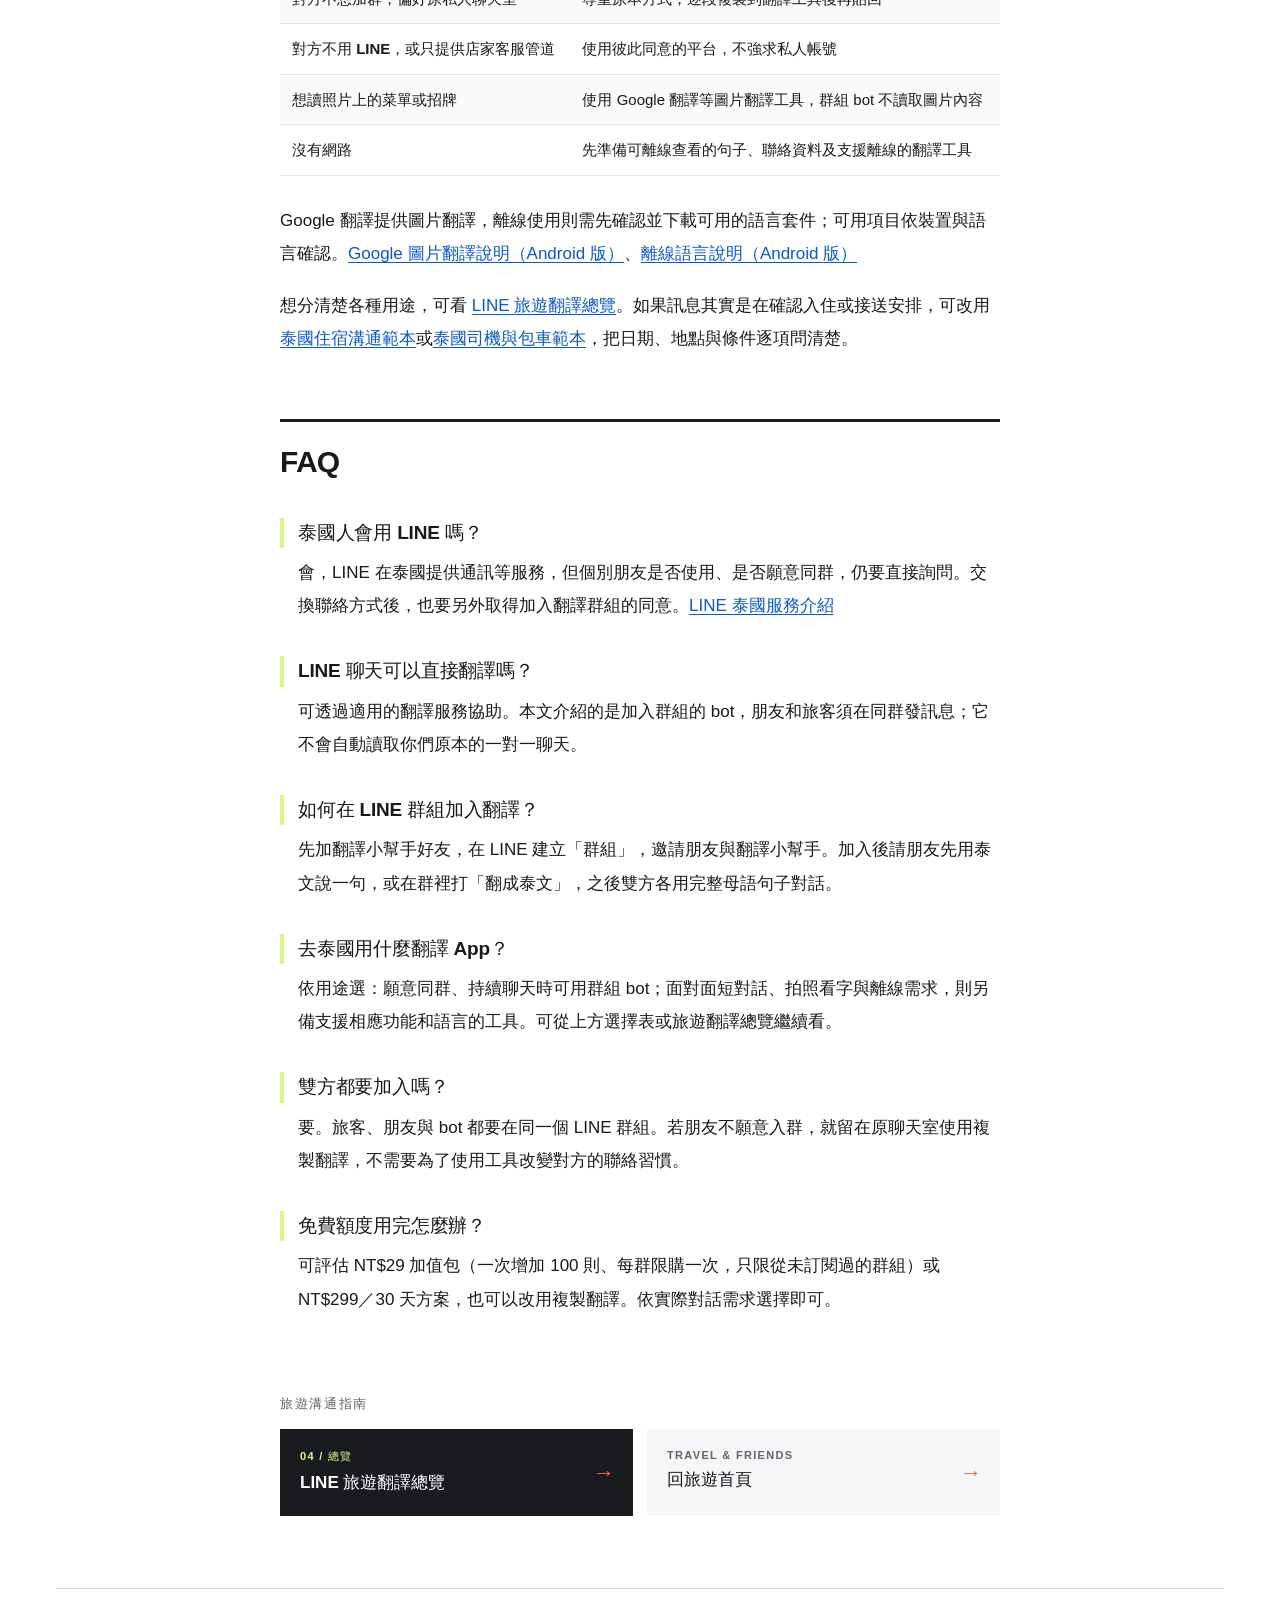
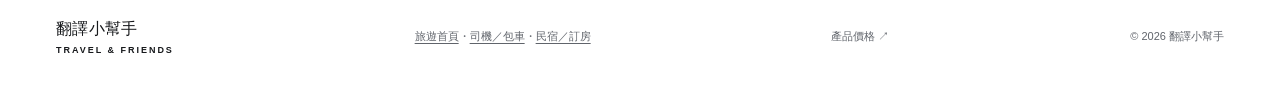
<file: thailand-friends/index.html>
<!doctype html>
<html lang="zh-TW">
<head>
<meta charset="utf-8">
<meta name="viewport" content="width=device-width, initial-scale=1">
<title>跟泰國人聊天怎麼翻譯？LINE 群組與 14 句交朋友範本</title>
<meta name="description" content="跟泰國人聊天需要翻譯？從交換 LINE、泰文禮貌語尾到回台灣後保持聯絡，附 14 句中泰範本與回譯、群組翻譯三步驟及排錯方法。">
<meta name="robots" content="index,follow,max-image-preview:large">
<meta name="theme-color" content="#ffffff">
<link rel="canonical" href="https://triplehai.com/travel/thailand-friends/">
<meta property="og:title" content="跟泰國人聊天怎麼翻譯？LINE 群組與 14 句交朋友範本">
<meta property="og:description" content="跟泰國人聊天需要翻譯？從交換 LINE、泰文禮貌語尾到回台灣後保持聯絡，附 14 句中泰範本與回譯、群組翻譯三步驟及排錯方法。">
<meta property="og:type" content="article">
<meta property="og:locale" content="zh_TW">
<meta property="og:url" content="https://triplehai.com/travel/thailand-friends/">
<meta property="og:image" content="https://triplehai.com/travel/images/og-travel.jpg">
<meta property="og:image:width" content="1200">
<meta property="og:image:height" content="630">
<meta property="og:image:alt" content="朋友在熱帶海邊開心踏浪，AI 生成情境示意">
<meta name="twitter:card" content="summary_large_image">
<meta property="article:published_time" content="2026-10-26">
<meta property="article:modified_time" content="2026-10-26">
<link rel="stylesheet" href="../style.css?v=20261026">
<link rel="stylesheet" href="../guide.css?v=20261026">
<script src="../script.js" defer></script>
<script src="../guide.js?v=20261026" defer></script>
<script type="application/ld+json">
{
 "@context": "https://schema.org",
 "@type": "Article",
 "headline": "跟泰國人聊天怎麼翻譯？LINE 群組與 14 句交朋友範本",
 "description": "跟泰國人聊天需要翻譯？從交換 LINE、泰文禮貌語尾到回台灣後保持聯絡，附 14 句中泰範本與回譯、群組翻譯三步驟及排錯方法。",
 "inLanguage": "zh-TW",
 "datePublished": "2026-10-26",
 "dateModified": "2026-10-26",
 "author": {
  "@type": "Organization",
  "name": "翻譯小幫手團隊",
  "url": "https://triplehai.com/translator/"
 },
 "publisher": {
  "@type": "Organization",
  "name": "翻譯小幫手團隊",
  "url": "https://triplehai.com/translator/"
 },
 "image": [
  "https://triplehai.com/travel/images/og-travel.jpg"
 ],
 "mainEntityOfPage": {
  "@type": "WebPage",
  "@id": "https://triplehai.com/travel/thailand-friends/"
 }
}
</script>
<script type="application/ld+json">
{
 "@context": "https://schema.org",
 "@type": "FAQPage",
 "mainEntity": [
  {
   "@type": "Question",
   "name": "泰國人會用 LINE 嗎？",
   "acceptedAnswer": {
    "@type": "Answer",
    "text": "會，LINE 在泰國提供通訊等服務，但個別朋友是否使用、是否願意同群，仍要直接詢問。交換聯絡方式後，也要另外取得加入翻譯群組的同意。LINE 泰國服務介紹"
   }
  },
  {
   "@type": "Question",
   "name": "LINE 聊天可以直接翻譯嗎？",
   "acceptedAnswer": {
    "@type": "Answer",
    "text": "可透過適用的翻譯服務協助。本文介紹的是加入群組的 bot，朋友和旅客須在同群發訊息；它不會自動讀取你們原本的一對一聊天。"
   }
  },
  {
   "@type": "Question",
   "name": "如何在 LINE 群組加入翻譯？",
   "acceptedAnswer": {
    "@type": "Answer",
    "text": "先加翻譯小幫手好友，在 LINE 建立「群組」，邀請朋友與翻譯小幫手。加入後請朋友先用泰文說一句，或在群裡打「翻成泰文」，之後雙方各用完整母語句子對話。"
   }
  },
  {
   "@type": "Question",
   "name": "去泰國用什麼翻譯 App？",
   "acceptedAnswer": {
    "@type": "Answer",
    "text": "依用途選：願意同群、持續聊天時可用群組 bot；面對面短對話、拍照看字與離線需求，則另備支援相應功能和語言的工具。可從上方選擇表或旅遊翻譯總覽繼續看。"
   }
  },
  {
   "@type": "Question",
   "name": "雙方都要加入嗎？",
   "acceptedAnswer": {
    "@type": "Answer",
    "text": "要。旅客、朋友與 bot 都要在同一個 LINE 群組。若朋友不願意入群，就留在原聊天室使用複製翻譯，不需要為了使用工具改變對方的聯絡習慣。"
   }
  },
  {
   "@type": "Question",
   "name": "免費額度用完怎麼辦？",
   "acceptedAnswer": {
    "@type": "Answer",
    "text": "可評估 NT$29 加值包（一次增加 100 則、每群限購一次，只限從未訂閱過的群組）或 NT$299／30 天方案，也可以改用複製翻譯。依實際對話需求選擇即可。"
   }
  }
 ]
}
</script>
<script type="application/ld+json">
{
 "@context": "https://schema.org",
 "@type": "BreadcrumbList",
 "itemListElement": [
  {
   "@type": "ListItem",
   "position": 1,
   "name": "旅遊首頁",
   "item": "https://triplehai.com/travel/"
  },
  {
   "@type": "ListItem",
   "position": 2,
   "name": "跟泰國人聊天怎麼翻譯？LINE 群組與 14 句交朋友範本",
   "item": "https://triplehai.com/travel/thailand-friends/"
  }
 ]
}
</script>
<!-- Google tag (gtag.js) -->
<script async src="https://www.googletagmanager.com/gtag/js?id=G-Z9PB2VHZMN"></script>
<script>
window.dataLayer = window.dataLayer || [];
function gtag(){dataLayer.push(arguments);}
gtag('js', new Date());
gtag('config', 'G-Z9PB2VHZMN');
gtag('config', 'AW-18387420345');
</script>
<script>
// Google Ads 轉換 + GA4 事件：點擊任何 LINE 加好友連結 (lin.ee)
document.addEventListener('click', function (e) {
  var a = e.target && e.target.closest ? e.target.closest('a[href*="lin.ee"]') : null;
  if (a && typeof gtag === 'function') {
    gtag('event', 'conversion', {'send_to': 'AW-18387420345/MrKQCIS7g-YcELmJ579E'});
    gtag('event', 'cta_click', {
      event_category: 'engagement',
      event_label: 'add_line_friend_travel',
      page_title: document.title
    });
  }
}, true);
</script>
</head>
<body class="guide-page">
<a class="skip" href="#main">跳到主要內容</a>
<header class="header">
<a class="brand" href="../" aria-label="翻譯小幫手旅遊首頁">翻譯小幫手<span>TRAVEL & FRIENDS</span></a>
<nav aria-label="旅遊溝通指南"><a href="../">旅遊首頁</a><a href="../thailand-driver/">司機／包車</a><a href="../thailand-stay/">民宿／訂房</a></nav>
<a class="line-cta header-cta" data-position="friends_header" href="https://lin.ee/YKSS0gW">加 LINE <span aria-hidden="true">↗</span></a>
</header>
<main id="main">
<article>
<div class="guide-hero">
<div class="guide-col">
<nav class="breadcrumb" aria-label="麵包屑"><ol><li><a href="../">旅遊首頁</a></li><li aria-current="page">跟泰國人聊天怎麼翻譯？LINE 群組與 14 句交朋友範本</li></ol></nav>
<p class="eyebrow">旅遊溝通指南 03 / 泰國朋友</p>
<h1>跟泰國人聊天怎麼翻譯？LINE 群組與 14 句交朋友範本</h1>
<p class="byline">翻譯小幫手團隊｜更新於 <time datetime="2026-10-26">2026-10-26</time></p>
</div>
</div>
<div class="guide-col guide-body">
<p>旅行時聊得很開心，回台灣後卻不知道怎麼開口，可以先傳一句「謝謝那天的招待」或分享一張共同回憶的照片。跟泰國人聊天需要翻譯時，先把想說的話寫成短句，再依雙方習慣選擇複製翻譯或 LINE 群組互譯。</p>
<p>跟泰國人交朋友，可以從一段雙方都願意延續的對話開始。交換了聯絡方式，不代表對方隨時有空聊天，也不代表他願意加入有機器人的群組。先問清楚，讓彼此都能自在回覆。</p>
<nav class="toc" aria-labelledby="toc-title"><p id="toc-title" class="toc-title">本篇目錄</p><ol><li><a href="#keep-in-touch">把旅途中的聊天延續回台灣</a></li><li><a href="#add-line">交換 LINE 的禮貌：先問，再邀請</a></li><li><a href="#chat-culture">泰國朋友的聊天習慣：語尾、暱稱、貼圖與稱謂</a></li><li><a href="#phrases">可複製的中泰訊息：14 句與回譯</a></li><li><a href="#steps">泰國朋友 LINE 群組翻譯：三步開始</a></li><li><a href="#troubleshoot">沒翻出來或翻錯時，先查這三件事</a></li><li><a href="#when-not">什麼時候不適合用 bot？</a></li><li><a href="#faq">FAQ</a></li></ol></nav>
<h2 id="keep-in-touch">把旅途中的聊天延續回台灣</h2>
<p>下面是可套用的情境建議，並非真實用戶故事。從當時一起聊過的事情接續，比突然丟一長串自我介紹更容易讓對方理解來意。</p>
<div class="table-wrap"><table class="task-table">
<thead><tr><th scope="col">旅途中認識的人</th><th scope="col">離開前可以先問</th><th scope="col">回台灣後的聊天起點</th></tr></thead><tbody>
<tr><th scope="row" data-label="旅途中認識的人">民宿主人</th><td data-label="離開前可以先問">之後是否方便用 LINE 聯絡，或仍以住宿帳號為主</td><td data-label="回台灣後的聊天起點">謝謝招待，分享回到台灣的消息；訂房問題仍走原服務管道</td></tr>
<tr><th scope="row" data-label="旅途中認識的人">市場攤販</th><td data-label="離開前可以先問">是否有願意提供的店家聯絡方式</td><td data-label="回台灣後的聊天起點">告訴對方帶回台灣的伴手禮很受歡迎；不要把店家帳號視為私人交友邀請</td></tr>
<tr><th scope="row" data-label="旅途中認識的人">潛水教練</th><td data-label="離開前可以先問">是否方便分享活動照片、詢問之後的課程</td><td data-label="回台灣後的聊天起點">謝謝教學，分享照片；預約與課程條件另行確認</td></tr>
<tr><th scope="row" data-label="旅途中認識的人">語言交換朋友</th><td data-label="離開前可以先問">喜歡用哪個平台、是否願意繼續交換語言</td><td data-label="回台灣後的聊天起點">約一個雙方方便的時間，一次練習一個小主題</td></tr>
</tbody></table></div>
<p>傳照片時，補一句「這是在 [地點] 拍的照片」，讓對方知道你想分享什麼。照片中有其他人，先取得同意再轉傳或公開。若要約下一次見面，寫清楚日期、地點及當地時間，等對方明確答應後再安排。</p>
<h2 id="add-line">交換 LINE 的禮貌：先問，再邀請</h2>
<p>可以先問「方便加 LINE 保持聯絡嗎？」對方願意後，再說明「我們可以建立一個有翻譯機器人的群組，各自用自己的語言聊天」。加好友與加入翻譯群組是兩件事，不要在交換聯絡方式後直接把人拉進群。</p>
<p>如果對方偏好原本的私人對話，就留在原處逐段複製翻譯。若他沒有回覆邀請，先給對方時間；不反覆催促，也不把服務人員的客氣回應解讀成私人邀約。回台灣後從一則簡短問候開始，依彼此回覆的節奏慢慢聊。</p>
<h2 id="chat-culture">泰國朋友的聊天習慣：語尾、暱稱、貼圖與稱謂</h2>
<p>以下是理解訊息的入門線索，不能套用成每個泰國人的固定習慣。拿不準語氣時，直接問對方喜歡怎麼稱呼，或請他用另一句話說明。</p>
<p><strong>禮貌語尾 <span lang="th">ครับ</span>／<span lang="th">ค่ะ</span>：</strong> 男性說話者通常用 <span lang="th">ครับ</span>；女性陳述句常用 <span lang="th">ค่ะ</span>，問句常用 <span lang="th">คะ</span>。它們與說話者使用的禮貌形式有關，不是依收訊者性別選擇。初次聊天可保留禮貌語尾，熟悉後再依彼此習慣調整。<a href="https://thailandfoundation.or.th/th/how-to-use-krub-and-kha-in-the-thai-language/" target="_blank" rel="noopener">Thailand Foundation 泰語禮貌語尾說明</a></p>
<p><strong>暱稱 <span lang="th">ชื่อเล่น</span>：</strong> 泰語日常交流常用暱稱，未必和正式姓名相似。先請對方告訴你希望被怎麼叫，保留他提供的拼法，不要把暱稱當成普通名詞翻譯。<a href="https://www.visit-thailand.org/culture/thai-names-and-nicknames" target="_blank" rel="noopener">泰國姓名與暱稱介紹</a></p>
<p><strong>稱謂 <span lang="th">พี่</span>／<span lang="th">น้อง</span>：</strong> <span lang="th">พี่</span> 常用來稱呼較年長者，<span lang="th">น้อง</span> 常用來稱呼較年幼者，也可能出現在非親屬的互動中。看到這些字，不必直接推定對方在談親兄姊或弟妹。不清楚年齡、熟悉程度或場合時，沿用對方自我介紹的稱呼，不急著套稱謂。</p>
<p><strong>貼圖文化：</strong> 貼圖能補充情緒和語氣，LINE 泰國也將貼圖作為表達心情的溝通方式介紹。收到微笑或感謝貼圖，可以順著對話回應；但若是在約時間，不要只憑貼圖判斷對方已答應，補一句文字確認即可。翻譯小幫手不讀取貼圖內容。<a href="https://www.linecorp.com/th/business/service" target="_blank" rel="noopener">LINE 泰國服務介紹</a></p>
<h2 id="phrases">可複製的中泰訊息：14 句與回譯</h2>
<p class="note">以下是撰稿範本，尚未經泰語母語者審校，也不是產品輸出紀錄。中括號需換成實際資料；同一段只處理一項問題，名字、日期與地點另行核對。</p>
<p>禮貌語尾依說話者選用：男性通常用 <span lang="th">ครับ</span>；女性陳述句用 <span lang="th">ค่ะ</span>，問句用 <span lang="th">คะ</span>。表中的斜線表示二選一，不要整組貼出；含「可以嗎」的問句列為 <span lang="th">ครับ/คะ</span>。這裡省略可省的自稱，方便直接使用。回譯是本文依泰文重新譯回中文，用來檢查意思，並非獨立審校。</p>
<div class="table-wrap wide"><table class="phrase-table">
<thead><tr><th scope="col">編號／用途</th><th scope="col">中文</th><th scope="col">泰文</th><th scope="col">回譯</th></tr></thead><tbody>
<tr><th scope="row" data-label="編號／用途">F01 打招呼</th><td data-label="中文">你好，很高興認識你。</td><td data-label="泰文" class="thai-cell"><span class="thai" lang="th" id="th-F01">สวัสดีครับ/ค่ะ ยินดีที่ได้รู้จักครับ/ค่ะ</span><button type="button" class="copy-th" data-target="th-F01" aria-label="複製 F01 泰文">複製泰文</button></td><td data-label="回譯">你好，很高興能認識你。</td></tr>
<tr><th scope="row" data-label="編號／用途">F02 自我介紹</th><td data-label="中文">我叫 [名字]，來自台灣。</td><td data-label="泰文" class="thai-cell"><span class="thai" lang="th" id="th-F02">ชื่อ [名字] มาจากไต้หวันครับ/ค่ะ</span><button type="button" class="copy-th" data-target="th-F02" aria-label="複製 F02 泰文">複製泰文</button></td><td data-label="回譯">名字是 [名字]，來自台灣。</td></tr>
<tr><th scope="row" data-label="編號／用途">F03 問暱稱</th><td data-label="中文">請問你的暱稱是什麼？</td><td data-label="泰文" class="thai-cell"><span class="thai" lang="th" id="th-F03">ชื่อเล่นอะไรครับ/คะ</span><button type="button" class="copy-th" data-target="th-F03" aria-label="複製 F03 泰文">複製泰文</button></td><td data-label="回譯">請問叫什麼暱稱？</td></tr>
<tr><th scope="row" data-label="編號／用途">F04 交換聯絡方式</th><td data-label="中文">方便加 LINE 保持聯絡嗎？</td><td data-label="泰文" class="thai-cell"><span class="thai" lang="th" id="th-F04">ขอแอด LINE ไว้ติดต่อกันได้ไหมครับ/คะ</span><button type="button" class="copy-th" data-target="th-F04" aria-label="複製 F04 泰文">複製泰文</button></td><td data-label="回譯">可以加 LINE，之後互相聯絡嗎？</td></tr>
<tr><th scope="row" data-label="編號／用途">F05 邀請翻譯群組</th><td data-label="中文">方便加入有翻譯機器人的 LINE 群組聊天嗎？</td><td data-label="泰文" class="thai-cell"><span class="thai" lang="th" id="th-F05">สะดวกเข้ากลุ่ม LINE ที่มีบอตแปลภาษาเพื่อคุยกันไหมครับ/คะ</span><button type="button" class="copy-th" data-target="th-F05" aria-label="複製 F05 泰文">複製泰文</button></td><td data-label="回譯">方便加入有翻譯 bot 的 LINE 群組來聊天嗎？</td></tr>
<tr><th scope="row" data-label="編號／用途">F06 謝謝招待</th><td data-label="中文">謝謝那天熱情招待我。</td><td data-label="泰文" class="thai-cell"><span class="thai" lang="th" id="th-F06">ขอบคุณที่ต้อนรับอย่างอบอุ่นในวันนั้นครับ/ค่ะ</span><button type="button" class="copy-th" data-target="th-F06" aria-label="複製 F06 泰文">複製泰文</button></td><td data-label="回譯">謝謝那一天溫暖地接待我。</td></tr>
<tr><th scope="row" data-label="編號／用途">F07 分享照片</th><td data-label="中文">這是在 [地點] 一起拍的照片，傳給你留作紀念。</td><td data-label="泰文" class="thai-cell"><span class="thai" lang="th" id="th-F07">นี่คือรูปที่ถ่ายด้วยกันที่ [地點] ส่งมาให้เก็บไว้เป็นที่ระลึกครับ/ค่ะ</span><button type="button" class="copy-th" data-target="th-F07" aria-label="複製 F07 泰文">複製泰文</button></td><td data-label="回譯">這是一起在 [地點] 拍的照片，傳來給你留作紀念。</td></tr>
<tr><th scope="row" data-label="編號／用途">F08 詢問轉傳</th><td data-label="中文">可以把這張照片傳給朋友看嗎？</td><td data-label="泰文" class="thai-cell"><span class="thai" lang="th" id="th-F08">ขอส่งรูปนี้ให้เพื่อนดูได้ไหมครับ/คะ</span><button type="button" class="copy-th" data-target="th-F08" aria-label="複製 F08 泰文">複製泰文</button></td><td data-label="回譯">可以把這張照片傳給朋友看嗎？</td></tr>
<tr><th scope="row" data-label="編號／用途">F09 約下次見面</th><td data-label="中文">下次去泰國，如果你方便，希望能再見面。</td><td data-label="泰文" class="thai-cell"><span class="thai" lang="th" id="th-F09">ครั้งหน้าไปเมืองไทย ถ้าสะดวก หวังว่าจะได้เจอกันอีกครับ/ค่ะ</span><button type="button" class="copy-th" data-target="th-F09" aria-label="複製 F09 泰文">複製泰文</button></td><td data-label="回譯">下次去泰國，如果方便，希望能再碰面。</td></tr>
<tr><th scope="row" data-label="編號／用途">F10 邀約吃飯</th><td data-label="中文">[日期] 晚上 7 點，要一起吃飯嗎？</td><td data-label="泰文" class="thai-cell"><span class="thai" lang="th" id="th-F10">วันที่ [日期] ตอนหนึ่งทุ่ม ไปกินข้าวด้วยกันไหมครับ/คะ</span><button type="button" class="copy-th" data-target="th-F10" aria-label="複製 F10 泰文">複製泰文</button></td><td data-label="回譯">[日期] 晚上七點，要一起去吃飯嗎？</td></tr>
<tr><th scope="row" data-label="編號／用途">F11 新年祝福</th><td data-label="中文">新年快樂，祝你健康、開心。</td><td data-label="泰文" class="thai-cell"><span class="thai" lang="th" id="th-F11">สวัสดีปีใหม่ครับ/ค่ะ ขอให้สุขภาพแข็งแรงและมีความสุขครับ/ค่ะ</span><button type="button" class="copy-th" data-target="th-F11" aria-label="複製 F11 泰文">複製泰文</button></td><td data-label="回譯">新年快樂，祝身體健康、幸福快樂。</td></tr>
<tr><th scope="row" data-label="編號／用途">F12 問近況</th><td data-label="中文">近來過得怎麼樣？</td><td data-label="泰文" class="thai-cell"><span class="thai" lang="th" id="th-F12">ช่วงนี้เป็นอย่างไรบ้างครับ/คะ</span><button type="button" class="copy-th" data-target="th-F12" aria-label="複製 F12 泰文">複製泰文</button></td><td data-label="回譯">這陣子過得如何？</td></tr>
<tr><th scope="row" data-label="編號／用途">F13 回台灣後報平安</th><td data-label="中文">我已經回到台灣了，希望之後繼續保持聯絡。</td><td data-label="泰文" class="thai-cell"><span class="thai" lang="th" id="th-F13">กลับถึงไต้หวันแล้วครับ/ค่ะ หวังว่าจะได้ติดต่อกันต่อไปครับ/ค่ะ</span><button type="button" class="copy-th" data-target="th-F13" aria-label="複製 F13 泰文">複製泰文</button></td><td data-label="回譯">已經回到台灣了，希望接下來能繼續聯絡。</td></tr>
<tr><th scope="row" data-label="編號／用途">F14 語言交換</th><td data-label="中文">下次想一起練習中文和泰文，你方便嗎？</td><td data-label="泰文" class="thai-cell"><span class="thai" lang="th" id="th-F14">ครั้งหน้าอยากฝึกภาษาจีนกับภาษาไทยด้วยกัน สะดวกไหมครับ/คะ</span><button type="button" class="copy-th" data-target="th-F14" aria-label="複製 F14 泰文">複製泰文</button></td><td data-label="回譯">下次想一起練習中文與泰文，方便嗎？</td></tr>
</tbody></table></div>
<p>F07 適合把照片傳給一起入鏡的朋友；如果要轉傳給其他人，先用 F08 問過。F09 是表達見面意願，不代表約定已成立。F10 請填完整日期，另註明泰國當地時間 19:00；跨國線上聊天則先確認雙方各自的時間。F11 是一般新年祝福，應配合雙方正在談的節日使用，不拿來代替所有節慶問候。</p>
<p>小提醒：只傳數字或電話、貼圖、圖片、位置分享不會翻譯，也不扣額度，數字請放在完整句子裡；含文字的地址會照常翻譯。只打 ok、hi 這類短詞也不會翻。分享照片時，另傳完整文字說明，bot 才有文字可以翻譯。</p>
<h2 id="steps">泰國朋友 LINE 群組翻譯：三步開始</h2>
<p>如果朋友願意加入同一個群組，翻譯小幫手可用於接下來的中泰文字往返。</p>
<ol class="steps"><li><strong>加好友</strong>：旅客先將翻譯小幫手加為 LINE 好友，可使用<a class="line-cta" data-position="friends_inline" href="https://lin.ee/YKSS0gW">旅遊加入入口</a>。</li><li><strong>建立 LINE 群組</strong>：在 LINE 建立「群組」，邀請朋友，再邀請翻譯小幫手。請建立群組，而不是不建群、直接拉人的「多人聊天室」；bot 只在群組中運作。旅客、朋友、bot 都要在群內，只加 bot 好友還不能完成雙方溝通。</li><li><strong>先說一句起手式</strong>：加入後請朋友先用泰文說一句，或由旅客在群裡打「翻成泰文」。若旅客先發中文，bot 會先出現「對方看什麼語言？」的按鈕卡，點「泰文」就會補翻，之後雙向自動翻譯，雙方各用母語打完整句子即可。</li></ol>
<p><strong>每個群組可以先免費試 50 則（是總共 50 則，不是每天）。</strong> 用完可評估 NT$29 加值包，一次增加 100 則、每群限購一次，只限從未訂閱過的群組；基本方案為 NT$299／30 天、每日 100 則、無語音。30 天方案單次付款，到期手動續購，沒有自動扣款。付款方式有 LINE Pay、信用卡（含 Apple Pay）、ATM 轉帳與超商代碼（超商代碼不適用加值包）。</p>
<h2 id="troubleshoot">沒翻出來或翻錯時，先查這三件事</h2>
<p><strong>對方沒進群：</strong> 打開成員名單，看朋友是否真的已加入，並請他直接在該群發訊息。邀請尚未接受，或對方仍傳到原私人聊天室，都不等於同群互譯已開始。</p>
<p><strong>翻成錯語言：</strong> 在群裡用中文打「翻成泰文」，可以修正朋友看到的語言；想改自己看到的語言，就在群裡打 /lang，從選單選擇。群裡多出不需要的語言（例如多一行英文），打「不要英文」即可關掉，想再打開就打「恢復英文」。這樣仍有問題，再把截圖傳到翻譯小幫手的一對一聊天。</p>
<p><strong>地名、人名對不上：</strong> 保留原文拼法，附地圖與地址，請對方回傳確認位置。暱稱若變成一般詞語，直接問對方是否是在稱呼某人；玩笑或省略很多的訊息看不懂，可請對方改成完整句子，不要只憑譯文推定對方的情緒。</p>
<h2 id="when-not">什麼時候不適合用 bot？</h2>
<div class="table-wrap"><table class="task-table">
<thead><tr><th scope="col">情況</th><th scope="col">可以怎麼做</th></tr></thead><tbody>
<tr><th scope="row" data-label="情況">正在面對面閒聊，只想問一兩句</th><td data-label="可以怎麼做">用雙方會的語言、打字展示，或支援該語言的語音翻譯工具</td></tr>
<tr><th scope="row" data-label="情況">對方不想加群，偏好原私人聊天室</th><td data-label="可以怎麼做">尊重原本方式，逐段複製到翻譯工具後再貼回</td></tr>
<tr><th scope="row" data-label="情況">對方不用 LINE，或只提供店家客服管道</th><td data-label="可以怎麼做">使用彼此同意的平台，不強求私人帳號</td></tr>
<tr><th scope="row" data-label="情況">想讀照片上的菜單或招牌</th><td data-label="可以怎麼做">使用 Google 翻譯等圖片翻譯工具，群組 bot 不讀取圖片內容</td></tr>
<tr><th scope="row" data-label="情況">沒有網路</th><td data-label="可以怎麼做">先準備可離線查看的句子、聯絡資料及支援離線的翻譯工具</td></tr>
</tbody></table></div>
<p>Google 翻譯提供圖片翻譯，離線使用則需先確認並下載可用的語言套件；可用項目依裝置與語言確認。<a href="https://support.google.com/translate/answer/6142483?hl=zh-Hant" target="_blank" rel="noopener">Google 圖片翻譯說明（Android 版）</a>、<a href="https://support.google.com/translate/answer/6142473?hl=zh-Hant" target="_blank" rel="noopener">離線語言說明（Android 版）</a></p>
<p>想分清楚各種用途，可看 <a href="../line-travel-translation/">LINE 旅遊翻譯總覽</a>。如果訊息其實是在確認入住或接送安排，可改用<a href="../thailand-stay/">泰國住宿溝通範本</a>或<a href="../thailand-driver/">泰國司機與包車範本</a>，把日期、地點與條件逐項問清楚。</p>
<h2 id="faq">FAQ</h2>
<h3 class="faq-q">泰國人會用 LINE 嗎？</h3>
<p class="faq-a">會，LINE 在泰國提供通訊等服務，但個別朋友是否使用、是否願意同群，仍要直接詢問。交換聯絡方式後，也要另外取得加入翻譯群組的同意。<a href="https://www.linecorp.com/th/business/service" target="_blank" rel="noopener">LINE 泰國服務介紹</a></p>
<h3 class="faq-q">LINE 聊天可以直接翻譯嗎？</h3>
<p class="faq-a">可透過適用的翻譯服務協助。本文介紹的是加入群組的 bot，朋友和旅客須在同群發訊息；它不會自動讀取你們原本的一對一聊天。</p>
<h3 class="faq-q">如何在 LINE 群組加入翻譯？</h3>
<p class="faq-a">先加翻譯小幫手好友，在 LINE 建立「群組」，邀請朋友與翻譯小幫手。加入後請朋友先用泰文說一句，或在群裡打「翻成泰文」，之後雙方各用完整母語句子對話。</p>
<h3 class="faq-q">去泰國用什麼翻譯 App？</h3>
<p class="faq-a">依用途選：願意同群、持續聊天時可用群組 bot；面對面短對話、拍照看字與離線需求，則另備支援相應功能和語言的工具。可從上方選擇表或旅遊翻譯總覽繼續看。</p>
<h3 class="faq-q">雙方都要加入嗎？</h3>
<p class="faq-a">要。旅客、朋友與 bot 都要在同一個 LINE 群組。若朋友不願意入群，就留在原聊天室使用複製翻譯，不需要為了使用工具改變對方的聯絡習慣。</p>
<h3 class="faq-q">免費額度用完怎麼辦？</h3>
<p class="faq-a">可評估 NT$29 加值包（一次增加 100 則、每群限購一次，只限從未訂閱過的群組）或 NT$299／30 天方案，也可以改用複製翻譯。依實際對話需求選擇即可。</p>
</div>
</article>
<aside class="guide-col guide-next" aria-labelledby="next-title">
<p class="eyebrow" id="next-title">旅遊溝通指南</p>
<div class="guide-cards">
<a class="guide-card" href="../line-travel-translation/"><span class="guide-card-no">04 / 總覽</span><strong>LINE 旅遊翻譯總覽</strong><span class="guide-card-go" aria-hidden="true">→</span></a>
<a class="guide-card back" href="../"><span class="guide-card-no">TRAVEL & FRIENDS</span><strong>回旅遊首頁</strong><span class="guide-card-go" aria-hidden="true">→</span></a>
</div>
</aside>
</main>
<footer class="footer wrap"><a class="brand" href="../">翻譯小幫手<span>TRAVEL & FRIENDS</span></a><p><a href="../">旅遊首頁</a>・<a href="../thailand-driver/">司機／包車</a>・<a href="../thailand-stay/">民宿／訂房</a></p><a href="https://triplehai.com/translator/pricing.html">產品價格 ↗</a><small>© 2026 翻譯小幫手</small></footer>
</body>
</html>
</file>
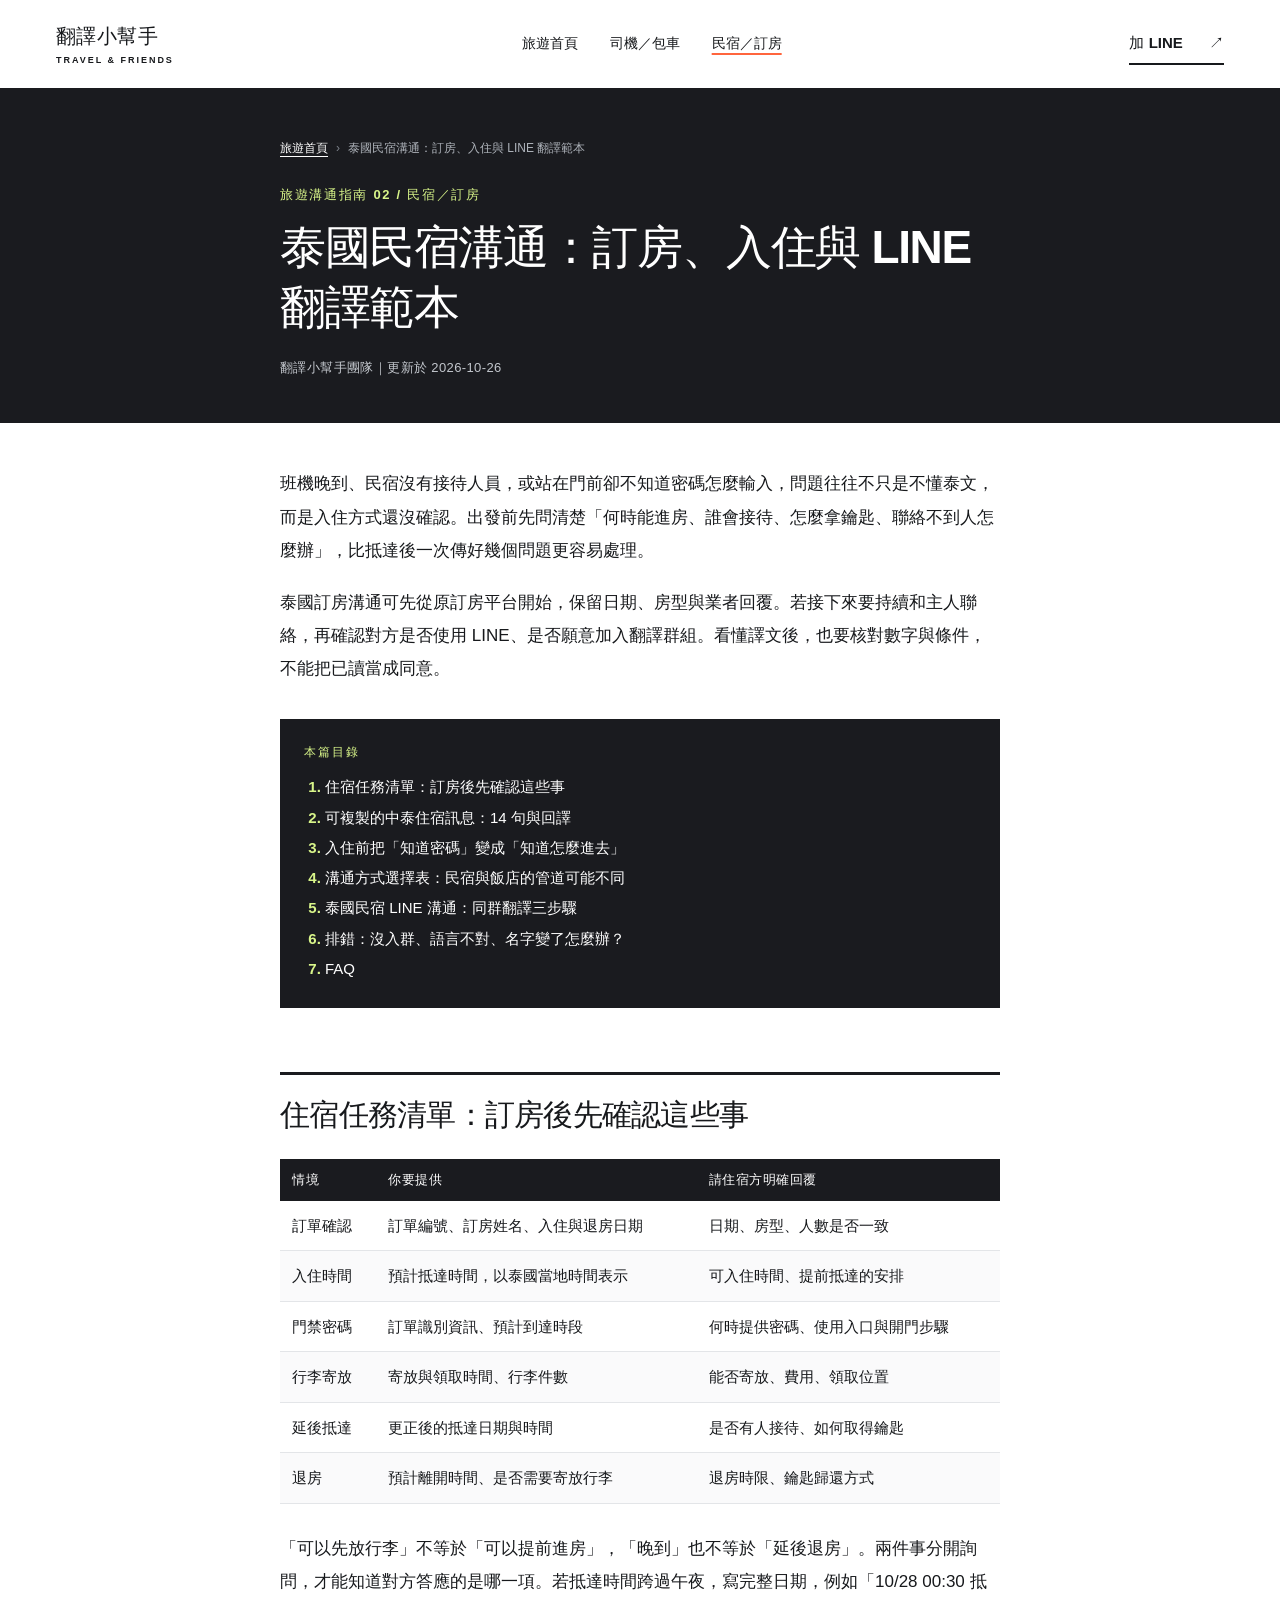
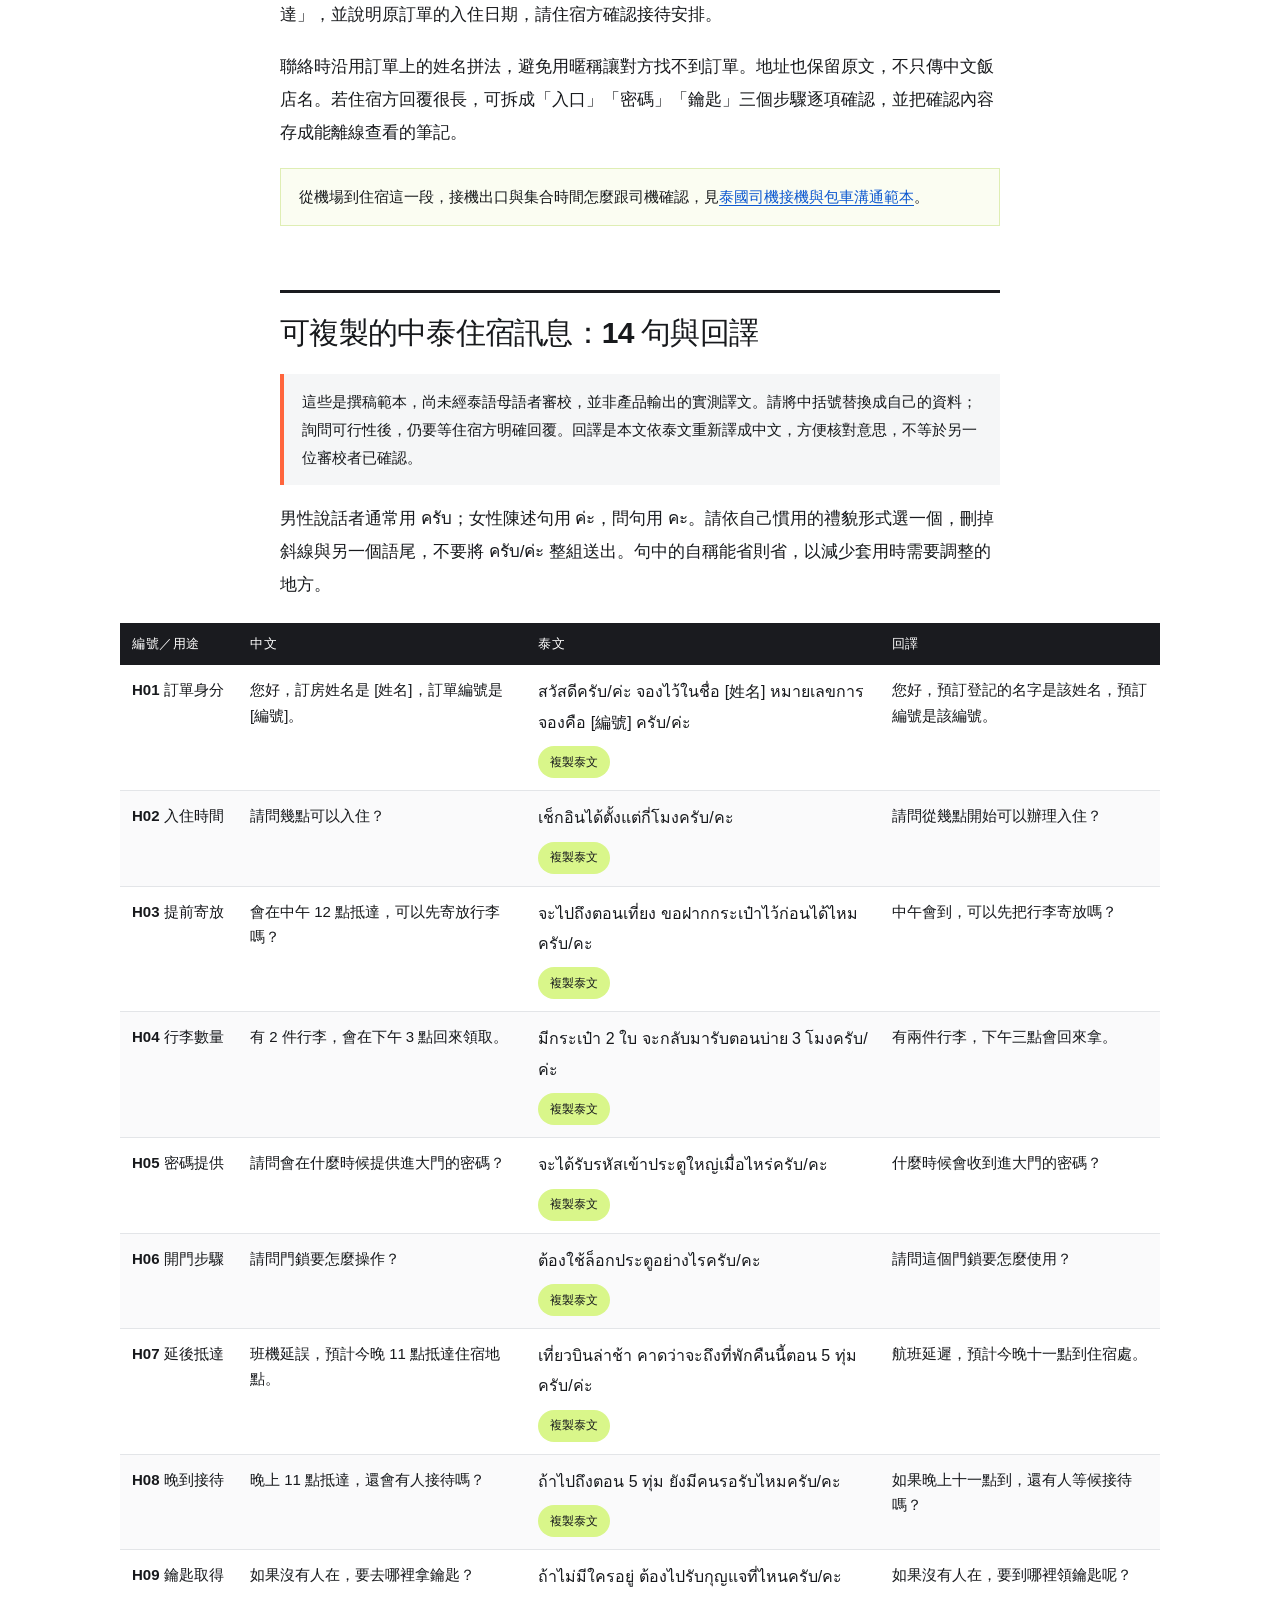
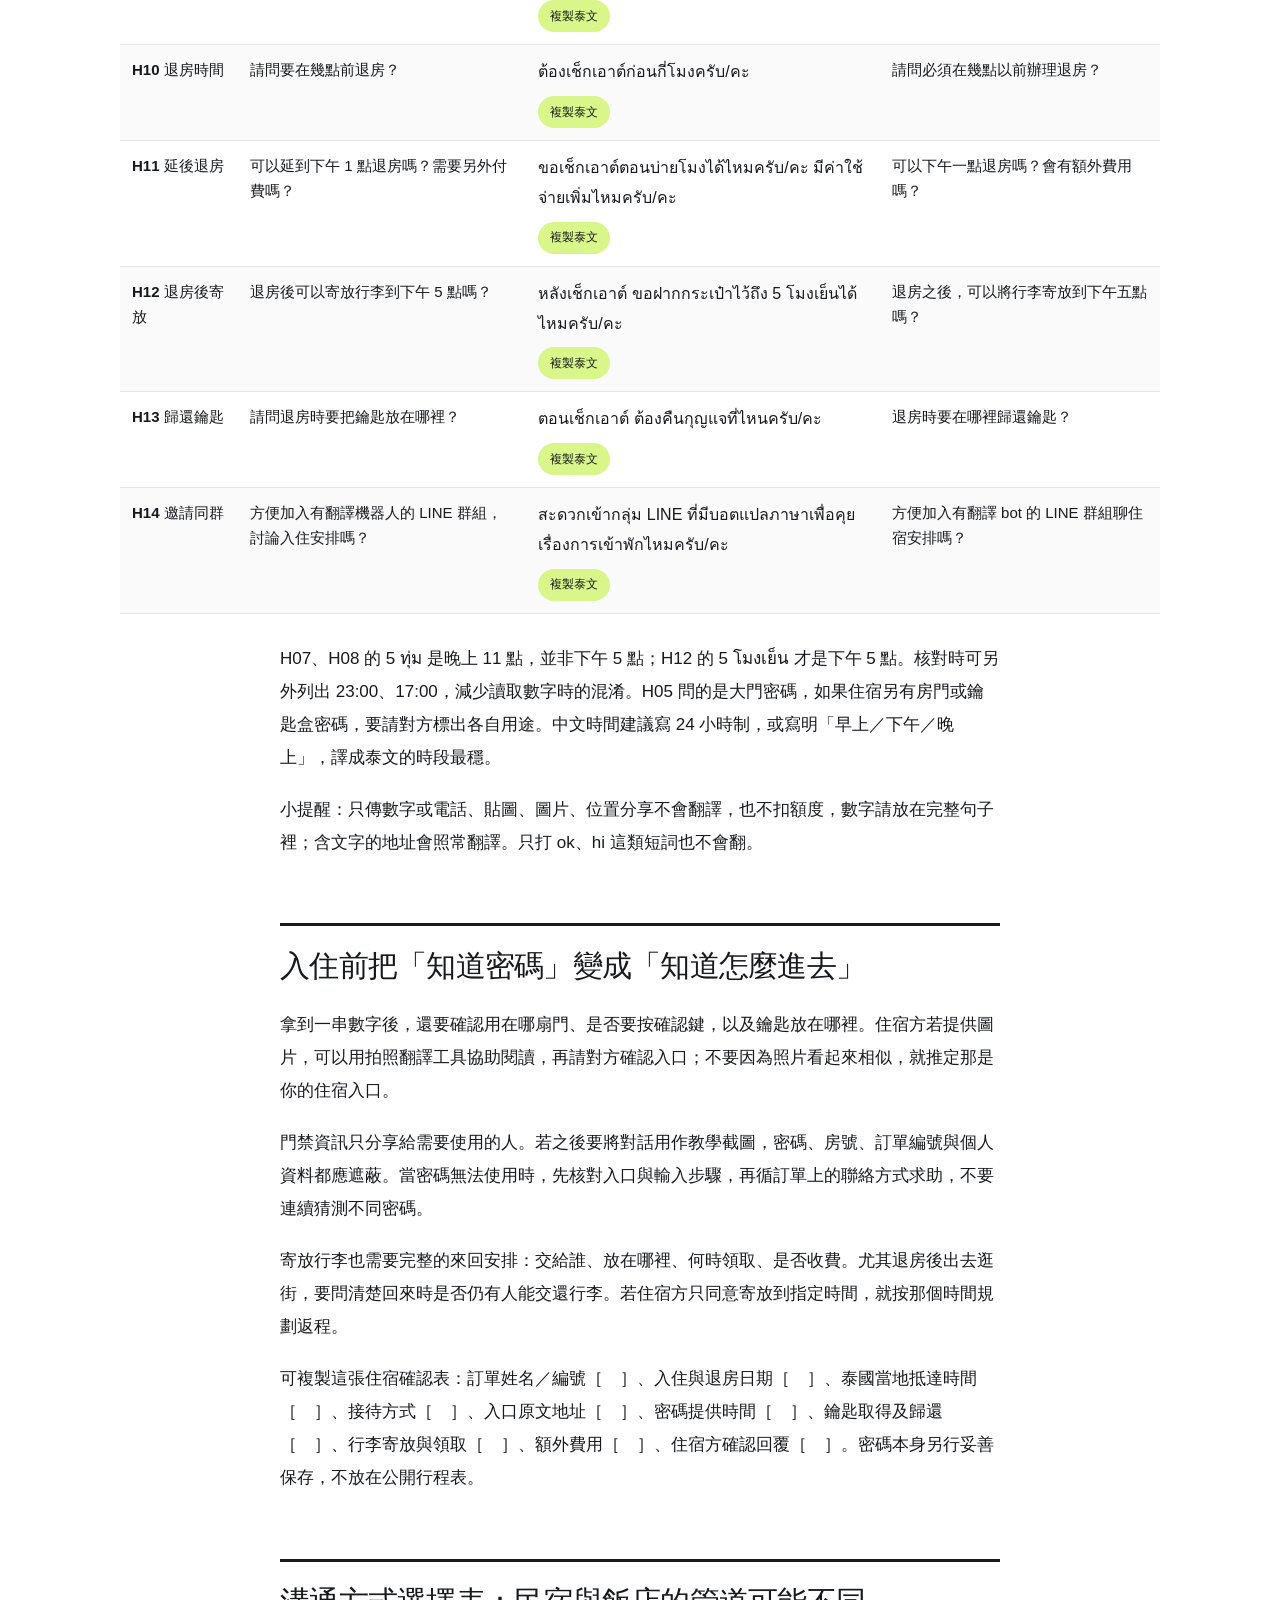
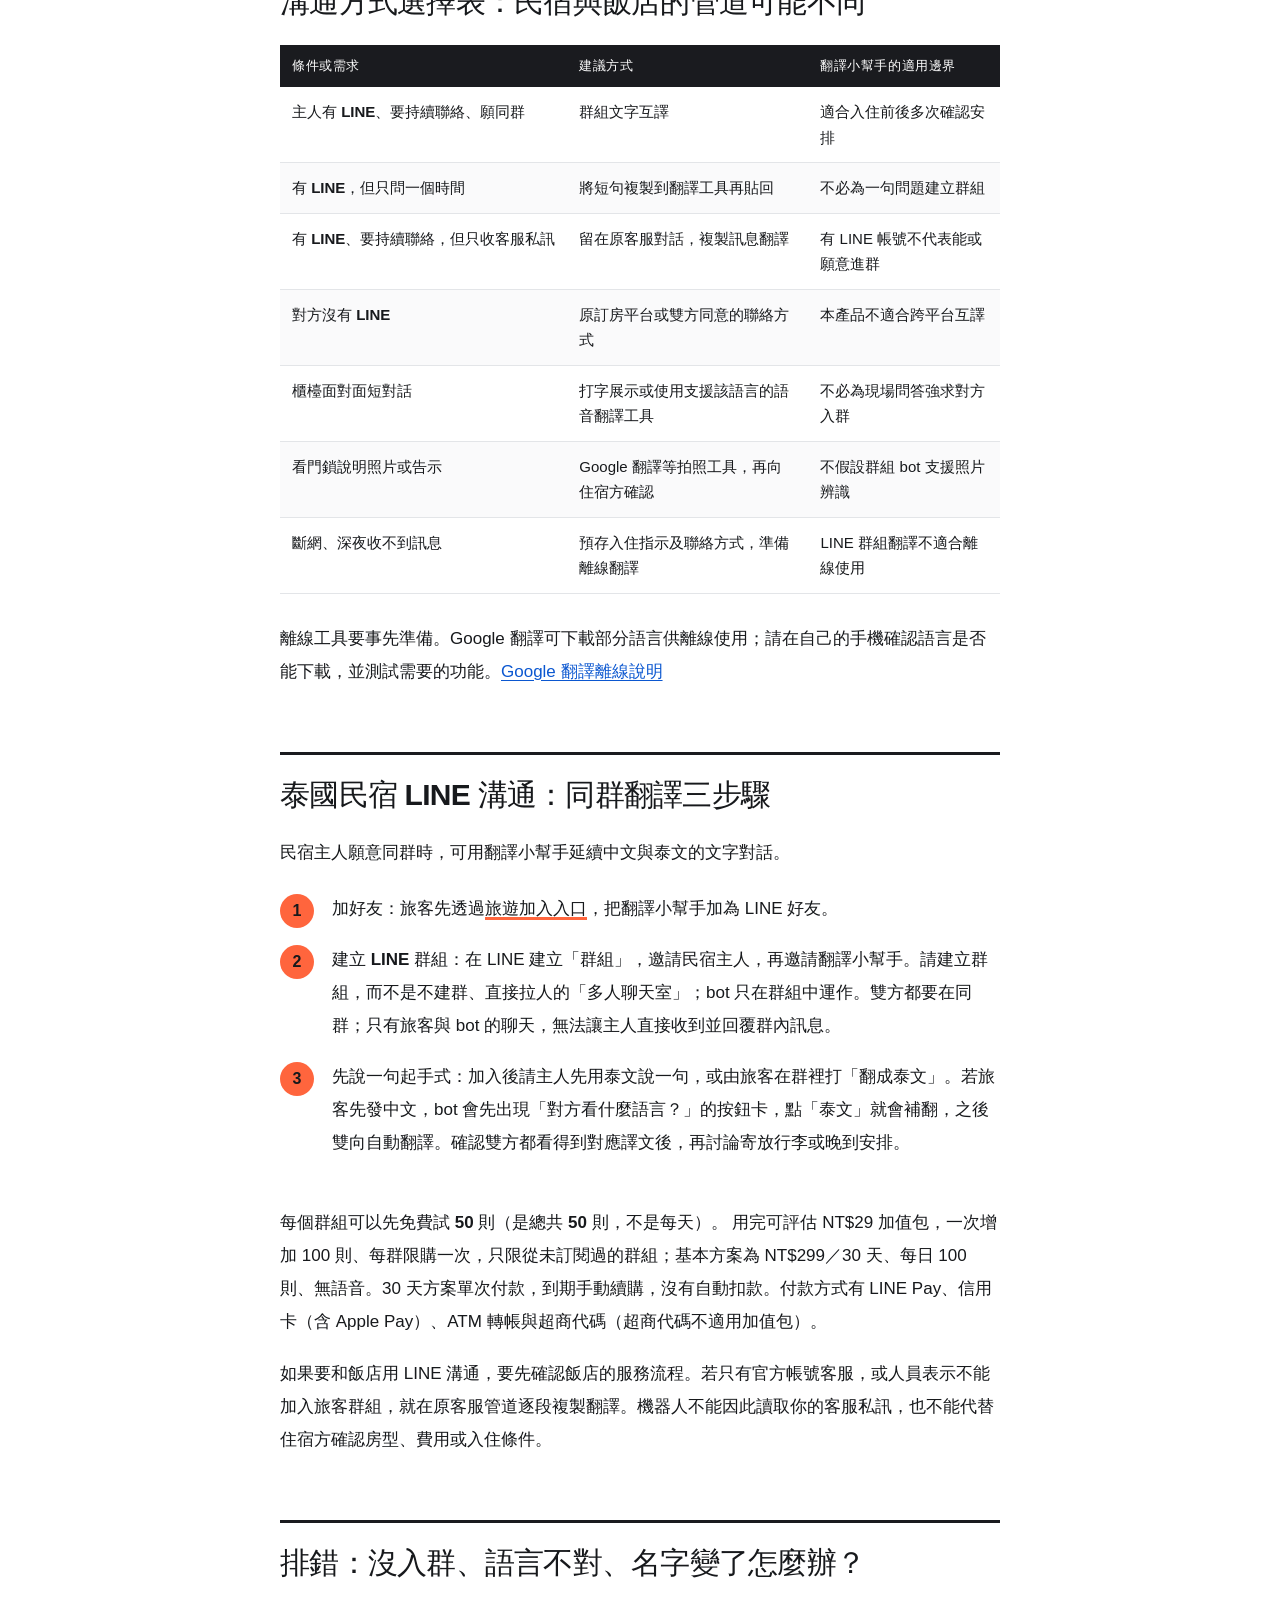
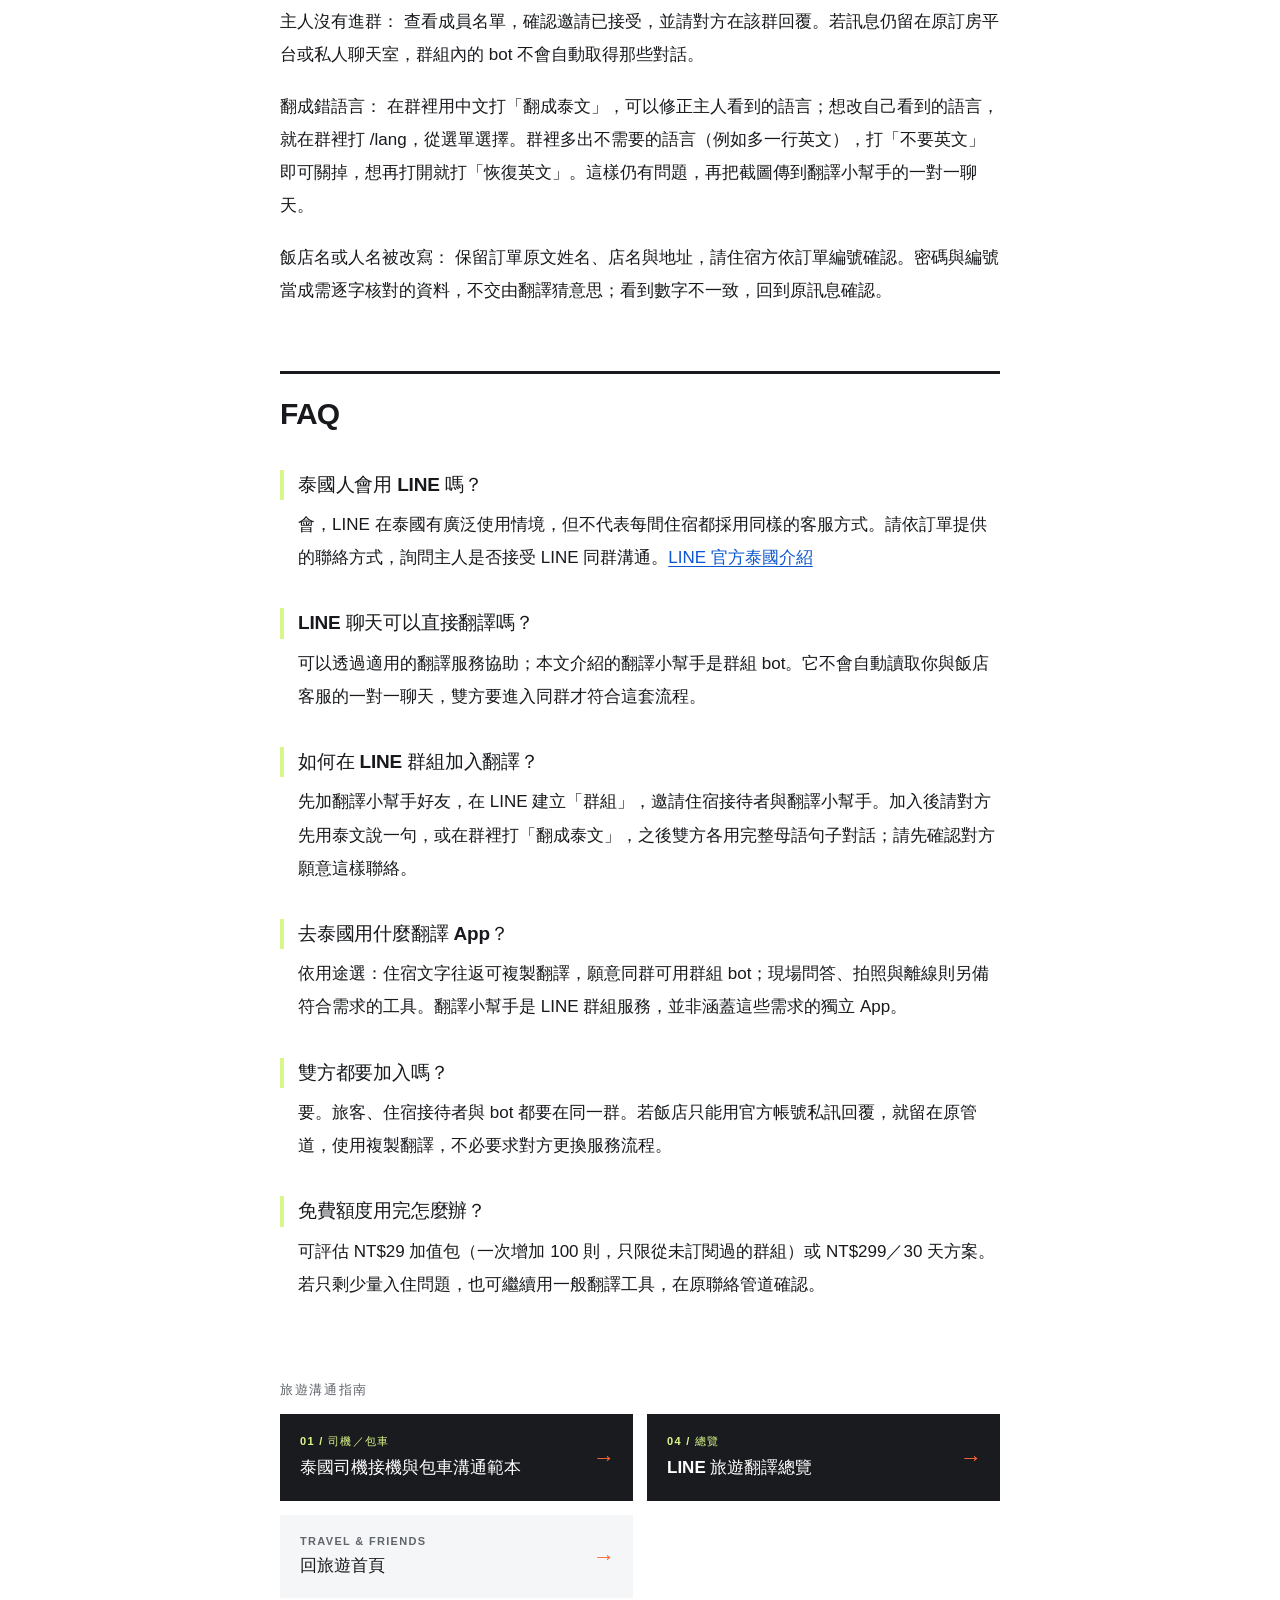
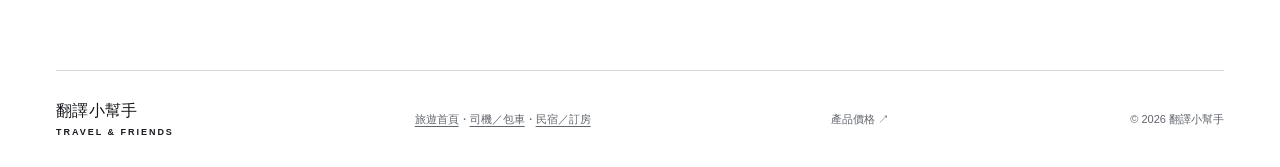
<file: thailand-stay/index.html>
<!doctype html>
<html lang="zh-TW">
<head>
<meta charset="utf-8">
<meta name="viewport" content="width=device-width, initial-scale=1">
<title>泰國民宿溝通：訂房、入住與 LINE 翻譯範本</title>
<meta name="description" content="泰國訂房與民宿溝通怎麼問？附入住時間、門禁密碼、寄放行李及延後抵達的中泰範本與回譯，說明 LINE 群組翻譯及替代方式。">
<meta name="robots" content="index,follow,max-image-preview:large">
<meta name="theme-color" content="#ffffff">
<link rel="canonical" href="https://triplehai.com/travel/thailand-stay/">
<meta property="og:title" content="泰國民宿溝通：訂房、入住與 LINE 翻譯範本">
<meta property="og:description" content="泰國訂房與民宿溝通怎麼問？附入住時間、門禁密碼、寄放行李及延後抵達的中泰範本與回譯，說明 LINE 群組翻譯及替代方式。">
<meta property="og:type" content="article">
<meta property="og:locale" content="zh_TW">
<meta property="og:url" content="https://triplehai.com/travel/thailand-stay/">
<meta property="og:image" content="https://triplehai.com/travel/images/og-travel.jpg">
<meta property="og:image:width" content="1200">
<meta property="og:image:height" content="630">
<meta property="og:image:alt" content="朋友在熱帶海邊開心踏浪，AI 生成情境示意">
<meta name="twitter:card" content="summary_large_image">
<meta property="article:published_time" content="2026-10-26">
<meta property="article:modified_time" content="2026-10-26">
<link rel="stylesheet" href="../style.css?v=20261026">
<link rel="stylesheet" href="../guide.css?v=20261026">
<script src="../script.js" defer></script>
<script src="../guide.js?v=20261026" defer></script>
<script type="application/ld+json">
{
 "@context": "https://schema.org",
 "@type": "Article",
 "headline": "泰國民宿溝通：訂房、入住與 LINE 翻譯範本",
 "description": "泰國訂房與民宿溝通怎麼問？附入住時間、門禁密碼、寄放行李及延後抵達的中泰範本與回譯，說明 LINE 群組翻譯及替代方式。",
 "inLanguage": "zh-TW",
 "datePublished": "2026-10-26",
 "dateModified": "2026-10-26",
 "author": {
  "@type": "Organization",
  "name": "翻譯小幫手團隊",
  "url": "https://triplehai.com/translator/"
 },
 "publisher": {
  "@type": "Organization",
  "name": "翻譯小幫手團隊",
  "url": "https://triplehai.com/translator/"
 },
 "image": [
  "https://triplehai.com/travel/images/og-travel.jpg"
 ],
 "mainEntityOfPage": {
  "@type": "WebPage",
  "@id": "https://triplehai.com/travel/thailand-stay/"
 }
}
</script>
<script type="application/ld+json">
{
 "@context": "https://schema.org",
 "@type": "FAQPage",
 "mainEntity": [
  {
   "@type": "Question",
   "name": "泰國人會用 LINE 嗎？",
   "acceptedAnswer": {
    "@type": "Answer",
    "text": "會，LINE 在泰國有廣泛使用情境，但不代表每間住宿都採用同樣的客服方式。請依訂單提供的聯絡方式，詢問主人是否接受 LINE 同群溝通。LINE 官方泰國介紹"
   }
  },
  {
   "@type": "Question",
   "name": "LINE 聊天可以直接翻譯嗎？",
   "acceptedAnswer": {
    "@type": "Answer",
    "text": "可以透過適用的翻譯服務協助；本文介紹的翻譯小幫手是群組 bot。它不會自動讀取你與飯店客服的一對一聊天，雙方要進入同群才符合這套流程。"
   }
  },
  {
   "@type": "Question",
   "name": "如何在 LINE 群組加入翻譯？",
   "acceptedAnswer": {
    "@type": "Answer",
    "text": "先加翻譯小幫手好友，在 LINE 建立「群組」，邀請住宿接待者與翻譯小幫手。加入後請對方先用泰文說一句，或在群裡打「翻成泰文」，之後雙方各用完整母語句子對話；請先確認對方願意這樣聯絡。"
   }
  },
  {
   "@type": "Question",
   "name": "去泰國用什麼翻譯 App？",
   "acceptedAnswer": {
    "@type": "Answer",
    "text": "依用途選：住宿文字往返可複製翻譯，願意同群可用群組 bot；現場問答、拍照與離線則另備符合需求的工具。翻譯小幫手是 LINE 群組服務，並非涵蓋這些需求的獨立 App。"
   }
  },
  {
   "@type": "Question",
   "name": "雙方都要加入嗎？",
   "acceptedAnswer": {
    "@type": "Answer",
    "text": "要。旅客、住宿接待者與 bot 都要在同一群。若飯店只能用官方帳號私訊回覆，就留在原管道，使用複製翻譯，不必要求對方更換服務流程。"
   }
  },
  {
   "@type": "Question",
   "name": "免費額度用完怎麼辦？",
   "acceptedAnswer": {
    "@type": "Answer",
    "text": "可評估 NT$29 加值包（一次增加 100 則，只限從未訂閱過的群組）或 NT$299／30 天方案。若只剩少量入住問題，也可繼續用一般翻譯工具，在原聯絡管道確認。"
   }
  }
 ]
}
</script>
<script type="application/ld+json">
{
 "@context": "https://schema.org",
 "@type": "BreadcrumbList",
 "itemListElement": [
  {
   "@type": "ListItem",
   "position": 1,
   "name": "旅遊首頁",
   "item": "https://triplehai.com/travel/"
  },
  {
   "@type": "ListItem",
   "position": 2,
   "name": "泰國民宿溝通：訂房、入住與 LINE 翻譯範本",
   "item": "https://triplehai.com/travel/thailand-stay/"
  }
 ]
}
</script>
<!-- Google tag (gtag.js) -->
<script async src="https://www.googletagmanager.com/gtag/js?id=G-Z9PB2VHZMN"></script>
<script>
window.dataLayer = window.dataLayer || [];
function gtag(){dataLayer.push(arguments);}
gtag('js', new Date());
gtag('config', 'G-Z9PB2VHZMN');
gtag('config', 'AW-18387420345');
</script>
<script>
// Google Ads 轉換 + GA4 事件：點擊任何 LINE 加好友連結 (lin.ee)
document.addEventListener('click', function (e) {
  var a = e.target && e.target.closest ? e.target.closest('a[href*="lin.ee"]') : null;
  if (a && typeof gtag === 'function') {
    gtag('event', 'conversion', {'send_to': 'AW-18387420345/MrKQCIS7g-YcELmJ579E'});
    gtag('event', 'cta_click', {
      event_category: 'engagement',
      event_label: 'add_line_friend_travel',
      page_title: document.title
    });
  }
}, true);
</script>
</head>
<body class="guide-page">
<a class="skip" href="#main">跳到主要內容</a>
<header class="header">
<a class="brand" href="../" aria-label="翻譯小幫手旅遊首頁">翻譯小幫手<span>TRAVEL & FRIENDS</span></a>
<nav aria-label="旅遊溝通指南"><a href="../">旅遊首頁</a><a href="../thailand-driver/">司機／包車</a><a href="../thailand-stay/" aria-current="page">民宿／訂房</a></nav>
<a class="line-cta header-cta" data-position="stay_header" href="https://lin.ee/YKSS0gW">加 LINE <span aria-hidden="true">↗</span></a>
</header>
<main id="main">
<article>
<div class="guide-hero">
<div class="guide-col">
<nav class="breadcrumb" aria-label="麵包屑"><ol><li><a href="../">旅遊首頁</a></li><li aria-current="page">泰國民宿溝通：訂房、入住與 LINE 翻譯範本</li></ol></nav>
<p class="eyebrow">旅遊溝通指南 02 / 民宿／訂房</p>
<h1>泰國民宿溝通：訂房、入住與 LINE 翻譯範本</h1>
<p class="byline">翻譯小幫手團隊｜更新於 <time datetime="2026-10-26">2026-10-26</time></p>
</div>
</div>
<div class="guide-col guide-body">
<p>班機晚到、民宿沒有接待人員，或站在門前卻不知道密碼怎麼輸入，問題往往不只是不懂泰文，而是入住方式還沒確認。出發前先問清楚「何時能進房、誰會接待、怎麼拿鑰匙、聯絡不到人怎麼辦」，比抵達後一次傳好幾個問題更容易處理。</p>
<p>泰國訂房溝通可先從原訂房平台開始，保留日期、房型與業者回覆。若接下來要持續和主人聯絡，再確認對方是否使用 LINE、是否願意加入翻譯群組。看懂譯文後，也要核對數字與條件，不能把已讀當成同意。</p>
<nav class="toc" aria-labelledby="toc-title"><p id="toc-title" class="toc-title">本篇目錄</p><ol><li><a href="#checklist">住宿任務清單：訂房後先確認這些事</a></li><li><a href="#phrases">可複製的中泰住宿訊息：14 句與回譯</a></li><li><a href="#check-in">入住前把「知道密碼」變成「知道怎麼進去」</a></li><li><a href="#methods">溝通方式選擇表：民宿與飯店的管道可能不同</a></li><li><a href="#steps">泰國民宿 LINE 溝通：同群翻譯三步驟</a></li><li><a href="#troubleshoot">排錯：沒入群、語言不對、名字變了怎麼辦？</a></li><li><a href="#faq">FAQ</a></li></ol></nav>
<h2 id="checklist">住宿任務清單：訂房後先確認這些事</h2>
<div class="table-wrap"><table class="task-table">
<thead><tr><th scope="col">情境</th><th scope="col">你要提供</th><th scope="col">請住宿方明確回覆</th></tr></thead><tbody>
<tr><th scope="row" data-label="情境">訂單確認</th><td data-label="你要提供">訂單編號、訂房姓名、入住與退房日期</td><td data-label="請住宿方明確回覆">日期、房型、人數是否一致</td></tr>
<tr><th scope="row" data-label="情境">入住時間</th><td data-label="你要提供">預計抵達時間，以泰國當地時間表示</td><td data-label="請住宿方明確回覆">可入住時間、提前抵達的安排</td></tr>
<tr><th scope="row" data-label="情境">門禁密碼</th><td data-label="你要提供">訂單識別資訊、預計到達時段</td><td data-label="請住宿方明確回覆">何時提供密碼、使用入口與開門步驟</td></tr>
<tr><th scope="row" data-label="情境">行李寄放</th><td data-label="你要提供">寄放與領取時間、行李件數</td><td data-label="請住宿方明確回覆">能否寄放、費用、領取位置</td></tr>
<tr><th scope="row" data-label="情境">延後抵達</th><td data-label="你要提供">更正後的抵達日期與時間</td><td data-label="請住宿方明確回覆">是否有人接待、如何取得鑰匙</td></tr>
<tr><th scope="row" data-label="情境">退房</th><td data-label="你要提供">預計離開時間、是否需要寄放行李</td><td data-label="請住宿方明確回覆">退房時限、鑰匙歸還方式</td></tr>
</tbody></table></div>
<p>「可以先放行李」不等於「可以提前進房」，「晚到」也不等於「延後退房」。兩件事分開詢問，才能知道對方答應的是哪一項。若抵達時間跨過午夜，寫完整日期，例如「10/28 00:30 抵達」，並說明原訂單的入住日期，請住宿方確認接待安排。</p>
<p>聯絡時沿用訂單上的姓名拼法，避免用暱稱讓對方找不到訂單。地址也保留原文，不只傳中文飯店名。若住宿方回覆很長，可拆成「入口」「密碼」「鑰匙」三個步驟逐項確認，並把確認內容存成能離線查看的筆記。</p>
<p class="related-inline">從機場到住宿這一段，接機出口與集合時間怎麼跟司機確認，見<a href="../thailand-driver/">泰國司機接機與包車溝通範本</a>。</p>
<h2 id="phrases">可複製的中泰住宿訊息：14 句與回譯</h2>
<p class="note">這些是撰稿範本，尚未經泰語母語者審校，並非產品輸出的實測譯文。請將中括號替換成自己的資料；詢問可行性後，仍要等住宿方明確回覆。回譯是本文依泰文重新譯成中文，方便核對意思，不等於另一位審校者已確認。</p>
<p>男性說話者通常用 <span lang="th">ครับ</span>；女性陳述句用 <span lang="th">ค่ะ</span>，問句用 <span lang="th">คะ</span>。請依自己慣用的禮貌形式選一個，刪掉斜線與另一個語尾，不要將 <span lang="th">ครับ/ค่ะ</span> 整組送出。句中的自稱能省則省，以減少套用時需要調整的地方。</p>
<div class="table-wrap wide"><table class="phrase-table">
<thead><tr><th scope="col">編號／用途</th><th scope="col">中文</th><th scope="col">泰文</th><th scope="col">回譯</th></tr></thead><tbody>
<tr><th scope="row" data-label="編號／用途">H01 訂單身分</th><td data-label="中文">您好，訂房姓名是 [姓名]，訂單編號是 [編號]。</td><td data-label="泰文" class="thai-cell"><span class="thai" lang="th" id="th-H01">สวัสดีครับ/ค่ะ จองไว้ในชื่อ [姓名] หมายเลขการจองคือ [編號] ครับ/ค่ะ</span><button type="button" class="copy-th" data-target="th-H01" aria-label="複製 H01 泰文">複製泰文</button></td><td data-label="回譯">您好，預訂登記的名字是該姓名，預訂編號是該編號。</td></tr>
<tr><th scope="row" data-label="編號／用途">H02 入住時間</th><td data-label="中文">請問幾點可以入住？</td><td data-label="泰文" class="thai-cell"><span class="thai" lang="th" id="th-H02">เช็กอินได้ตั้งแต่กี่โมงครับ/คะ</span><button type="button" class="copy-th" data-target="th-H02" aria-label="複製 H02 泰文">複製泰文</button></td><td data-label="回譯">請問從幾點開始可以辦理入住？</td></tr>
<tr><th scope="row" data-label="編號／用途">H03 提前寄放</th><td data-label="中文">會在中午 12 點抵達，可以先寄放行李嗎？</td><td data-label="泰文" class="thai-cell"><span class="thai" lang="th" id="th-H03">จะไปถึงตอนเที่ยง ขอฝากกระเป๋าไว้ก่อนได้ไหมครับ/คะ</span><button type="button" class="copy-th" data-target="th-H03" aria-label="複製 H03 泰文">複製泰文</button></td><td data-label="回譯">中午會到，可以先把行李寄放嗎？</td></tr>
<tr><th scope="row" data-label="編號／用途">H04 行李數量</th><td data-label="中文">有 2 件行李，會在下午 3 點回來領取。</td><td data-label="泰文" class="thai-cell"><span class="thai" lang="th" id="th-H04">มีกระเป๋า 2 ใบ จะกลับมารับตอนบ่าย 3 โมงครับ/ค่ะ</span><button type="button" class="copy-th" data-target="th-H04" aria-label="複製 H04 泰文">複製泰文</button></td><td data-label="回譯">有兩件行李，下午三點會回來拿。</td></tr>
<tr><th scope="row" data-label="編號／用途">H05 密碼提供</th><td data-label="中文">請問會在什麼時候提供進大門的密碼？</td><td data-label="泰文" class="thai-cell"><span class="thai" lang="th" id="th-H05">จะได้รับรหัสเข้าประตูใหญ่เมื่อไหร่ครับ/คะ</span><button type="button" class="copy-th" data-target="th-H05" aria-label="複製 H05 泰文">複製泰文</button></td><td data-label="回譯">什麼時候會收到進大門的密碼？</td></tr>
<tr><th scope="row" data-label="編號／用途">H06 開門步驟</th><td data-label="中文">請問門鎖要怎麼操作？</td><td data-label="泰文" class="thai-cell"><span class="thai" lang="th" id="th-H06">ต้องใช้ล็อกประตูอย่างไรครับ/คะ</span><button type="button" class="copy-th" data-target="th-H06" aria-label="複製 H06 泰文">複製泰文</button></td><td data-label="回譯">請問這個門鎖要怎麼使用？</td></tr>
<tr><th scope="row" data-label="編號／用途">H07 延後抵達</th><td data-label="中文">班機延誤，預計今晚 11 點抵達住宿地點。</td><td data-label="泰文" class="thai-cell"><span class="thai" lang="th" id="th-H07">เที่ยวบินล่าช้า คาดว่าจะถึงที่พักคืนนี้ตอน 5 ทุ่มครับ/ค่ะ</span><button type="button" class="copy-th" data-target="th-H07" aria-label="複製 H07 泰文">複製泰文</button></td><td data-label="回譯">航班延遲，預計今晚十一點到住宿處。</td></tr>
<tr><th scope="row" data-label="編號／用途">H08 晚到接待</th><td data-label="中文">晚上 11 點抵達，還會有人接待嗎？</td><td data-label="泰文" class="thai-cell"><span class="thai" lang="th" id="th-H08">ถ้าไปถึงตอน 5 ทุ่ม ยังมีคนรอรับไหมครับ/คะ</span><button type="button" class="copy-th" data-target="th-H08" aria-label="複製 H08 泰文">複製泰文</button></td><td data-label="回譯">如果晚上十一點到，還有人等候接待嗎？</td></tr>
<tr><th scope="row" data-label="編號／用途">H09 鑰匙取得</th><td data-label="中文">如果沒有人在，要去哪裡拿鑰匙？</td><td data-label="泰文" class="thai-cell"><span class="thai" lang="th" id="th-H09">ถ้าไม่มีใครอยู่ ต้องไปรับกุญแจที่ไหนครับ/คะ</span><button type="button" class="copy-th" data-target="th-H09" aria-label="複製 H09 泰文">複製泰文</button></td><td data-label="回譯">如果沒有人在，要到哪裡領鑰匙呢？</td></tr>
<tr><th scope="row" data-label="編號／用途">H10 退房時間</th><td data-label="中文">請問要在幾點前退房？</td><td data-label="泰文" class="thai-cell"><span class="thai" lang="th" id="th-H10">ต้องเช็กเอาต์ก่อนกี่โมงครับ/คะ</span><button type="button" class="copy-th" data-target="th-H10" aria-label="複製 H10 泰文">複製泰文</button></td><td data-label="回譯">請問必須在幾點以前辦理退房？</td></tr>
<tr><th scope="row" data-label="編號／用途">H11 延後退房</th><td data-label="中文">可以延到下午 1 點退房嗎？需要另外付費嗎？</td><td data-label="泰文" class="thai-cell"><span class="thai" lang="th" id="th-H11">ขอเช็กเอาต์ตอนบ่ายโมงได้ไหมครับ/คะ มีค่าใช้จ่ายเพิ่มไหมครับ/คะ</span><button type="button" class="copy-th" data-target="th-H11" aria-label="複製 H11 泰文">複製泰文</button></td><td data-label="回譯">可以下午一點退房嗎？會有額外費用嗎？</td></tr>
<tr><th scope="row" data-label="編號／用途">H12 退房後寄放</th><td data-label="中文">退房後可以寄放行李到下午 5 點嗎？</td><td data-label="泰文" class="thai-cell"><span class="thai" lang="th" id="th-H12">หลังเช็กเอาต์ ขอฝากกระเป๋าไว้ถึง 5 โมงเย็นได้ไหมครับ/คะ</span><button type="button" class="copy-th" data-target="th-H12" aria-label="複製 H12 泰文">複製泰文</button></td><td data-label="回譯">退房之後，可以將行李寄放到下午五點嗎？</td></tr>
<tr><th scope="row" data-label="編號／用途">H13 歸還鑰匙</th><td data-label="中文">請問退房時要把鑰匙放在哪裡？</td><td data-label="泰文" class="thai-cell"><span class="thai" lang="th" id="th-H13">ตอนเช็กเอาต์ ต้องคืนกุญแจที่ไหนครับ/คะ</span><button type="button" class="copy-th" data-target="th-H13" aria-label="複製 H13 泰文">複製泰文</button></td><td data-label="回譯">退房時要在哪裡歸還鑰匙？</td></tr>
<tr><th scope="row" data-label="編號／用途">H14 邀請同群</th><td data-label="中文">方便加入有翻譯機器人的 LINE 群組，討論入住安排嗎？</td><td data-label="泰文" class="thai-cell"><span class="thai" lang="th" id="th-H14">สะดวกเข้ากลุ่ม LINE ที่มีบอตแปลภาษาเพื่อคุยเรื่องการเข้าพักไหมครับ/คะ</span><button type="button" class="copy-th" data-target="th-H14" aria-label="複製 H14 泰文">複製泰文</button></td><td data-label="回譯">方便加入有翻譯 bot 的 LINE 群組聊住宿安排嗎？</td></tr>
</tbody></table></div>
<p>H07、H08 的 5 <span lang="th">ทุ่ม</span> 是晚上 11 點，並非下午 5 點；H12 的 5 <span lang="th">โมงเย็น</span> 才是下午 5 點。核對時可另外列出 23:00、17:00，減少讀取數字時的混淆。H05 問的是大門密碼，如果住宿另有房門或鑰匙盒密碼，要請對方標出各自用途。中文時間建議寫 24 小時制，或寫明「早上／下午／晚上」，譯成泰文的時段最穩。</p>
<p>小提醒：只傳數字或電話、貼圖、圖片、位置分享不會翻譯，也不扣額度，數字請放在完整句子裡；含文字的地址會照常翻譯。只打 ok、hi 這類短詞也不會翻。</p>
<h2 id="check-in">入住前把「知道密碼」變成「知道怎麼進去」</h2>
<p>拿到一串數字後，還要確認用在哪扇門、是否要按確認鍵，以及鑰匙放在哪裡。住宿方若提供圖片，可以用拍照翻譯工具協助閱讀，再請對方確認入口；不要因為照片看起來相似，就推定那是你的住宿入口。</p>
<p>門禁資訊只分享給需要使用的人。若之後要將對話用作教學截圖，密碼、房號、訂單編號與個人資料都應遮蔽。當密碼無法使用時，先核對入口與輸入步驟，再循訂單上的聯絡方式求助，不要連續猜測不同密碼。</p>
<p>寄放行李也需要完整的來回安排：交給誰、放在哪裡、何時領取、是否收費。尤其退房後出去逛街，要問清楚回來時是否仍有人能交還行李。若住宿方只同意寄放到指定時間，就按那個時間規劃返程。</p>
<p>可複製這張住宿確認表：訂單姓名／編號［　］、入住與退房日期［　］、泰國當地抵達時間［　］、接待方式［　］、入口原文地址［　］、密碼提供時間［　］、鑰匙取得及歸還［　］、行李寄放與領取［　］、額外費用［　］、住宿方確認回覆［　］。密碼本身另行妥善保存，不放在公開行程表。</p>
<h2 id="methods">溝通方式選擇表：民宿與飯店的管道可能不同</h2>
<div class="table-wrap"><table class="task-table">
<thead><tr><th scope="col">條件或需求</th><th scope="col">建議方式</th><th scope="col">翻譯小幫手的適用邊界</th></tr></thead><tbody>
<tr><th scope="row" data-label="條件或需求">主人有 LINE、要持續聯絡、願同群</th><td data-label="建議方式">群組文字互譯</td><td data-label="翻譯小幫手的適用邊界">適合入住前後多次確認安排</td></tr>
<tr><th scope="row" data-label="條件或需求">有 LINE，但只問一個時間</th><td data-label="建議方式">將短句複製到翻譯工具再貼回</td><td data-label="翻譯小幫手的適用邊界">不必為一句問題建立群組</td></tr>
<tr><th scope="row" data-label="條件或需求">有 LINE、要持續聯絡，但只收客服私訊</th><td data-label="建議方式">留在原客服對話，複製訊息翻譯</td><td data-label="翻譯小幫手的適用邊界">有 LINE 帳號不代表能或願意進群</td></tr>
<tr><th scope="row" data-label="條件或需求">對方沒有 LINE</th><td data-label="建議方式">原訂房平台或雙方同意的聯絡方式</td><td data-label="翻譯小幫手的適用邊界">本產品不適合跨平台互譯</td></tr>
<tr><th scope="row" data-label="條件或需求">櫃檯面對面短對話</th><td data-label="建議方式">打字展示或使用支援該語言的語音翻譯工具</td><td data-label="翻譯小幫手的適用邊界">不必為現場問答強求對方入群</td></tr>
<tr><th scope="row" data-label="條件或需求">看門鎖說明照片或告示</th><td data-label="建議方式">Google 翻譯等拍照工具，再向住宿方確認</td><td data-label="翻譯小幫手的適用邊界">不假設群組 bot 支援照片辨識</td></tr>
<tr><th scope="row" data-label="條件或需求">斷網、深夜收不到訊息</th><td data-label="建議方式">預存入住指示及聯絡方式，準備離線翻譯</td><td data-label="翻譯小幫手的適用邊界">LINE 群組翻譯不適合離線使用</td></tr>
</tbody></table></div>
<p>離線工具要事先準備。Google 翻譯可下載部分語言供離線使用；請在自己的手機確認語言是否能下載，並測試需要的功能。<a href="https://support.google.com/translate/answer/6142473?hl=zh-Hant" target="_blank" rel="noopener">Google 翻譯離線說明</a></p>
<h2 id="steps">泰國民宿 LINE 溝通：同群翻譯三步驟</h2>
<p>民宿主人願意同群時，可用翻譯小幫手延續中文與泰文的文字對話。</p>
<ol class="steps"><li><strong>加好友</strong>：旅客先透過<a class="line-cta" data-position="stay_inline" href="https://lin.ee/YKSS0gW">旅遊加入入口</a>，把翻譯小幫手加為 LINE 好友。</li><li><strong>建立 LINE 群組</strong>：在 LINE 建立「群組」，邀請民宿主人，再邀請翻譯小幫手。請建立群組，而不是不建群、直接拉人的「多人聊天室」；bot 只在群組中運作。雙方都要在同群；只有旅客與 bot 的聊天，無法讓主人直接收到並回覆群內訊息。</li><li><strong>先說一句起手式</strong>：加入後請主人先用泰文說一句，或由旅客在群裡打「翻成泰文」。若旅客先發中文，bot 會先出現「對方看什麼語言？」的按鈕卡，點「泰文」就會補翻，之後雙向自動翻譯。確認雙方都看得到對應譯文後，再討論寄放行李或晚到安排。</li></ol>
<p><strong>每個群組可以先免費試 50 則（是總共 50 則，不是每天）。</strong> 用完可評估 NT$29 加值包，一次增加 100 則、每群限購一次，只限從未訂閱過的群組；基本方案為 NT$299／30 天、每日 100 則、無語音。30 天方案單次付款，到期手動續購，沒有自動扣款。付款方式有 LINE Pay、信用卡（含 Apple Pay）、ATM 轉帳與超商代碼（超商代碼不適用加值包）。</p>
<p>如果要和飯店用 LINE 溝通，要先確認飯店的服務流程。若只有官方帳號客服，或人員表示不能加入旅客群組，就在原客服管道逐段複製翻譯。機器人不能因此讀取你的客服私訊，也不能代替住宿方確認房型、費用或入住條件。</p>
<h2 id="troubleshoot">排錯：沒入群、語言不對、名字變了怎麼辦？</h2>
<p><strong>主人沒有進群：</strong> 查看成員名單，確認邀請已接受，並請對方在該群回覆。若訊息仍留在原訂房平台或私人聊天室，群組內的 bot 不會自動取得那些對話。</p>
<p><strong>翻成錯語言：</strong> 在群裡用中文打「翻成泰文」，可以修正主人看到的語言；想改自己看到的語言，就在群裡打 /lang，從選單選擇。群裡多出不需要的語言（例如多一行英文），打「不要英文」即可關掉，想再打開就打「恢復英文」。這樣仍有問題，再把截圖傳到翻譯小幫手的一對一聊天。</p>
<p><strong>飯店名或人名被改寫：</strong> 保留訂單原文姓名、店名與地址，請住宿方依訂單編號確認。密碼與編號當成需逐字核對的資料，不交由翻譯猜意思；看到數字不一致，回到原訊息確認。</p>
<h2 id="faq">FAQ</h2>
<h3 class="faq-q">泰國人會用 LINE 嗎？</h3>
<p class="faq-a">會，LINE 在泰國有廣泛使用情境，但不代表每間住宿都採用同樣的客服方式。請依訂單提供的聯絡方式，詢問主人是否接受 LINE 同群溝通。<a href="https://www.lycorp.co.jp/en/story/20251205/line_thailand.html" target="_blank" rel="noopener">LINE 官方泰國介紹</a></p>
<h3 class="faq-q">LINE 聊天可以直接翻譯嗎？</h3>
<p class="faq-a">可以透過適用的翻譯服務協助；本文介紹的翻譯小幫手是群組 bot。它不會自動讀取你與飯店客服的一對一聊天，雙方要進入同群才符合這套流程。</p>
<h3 class="faq-q">如何在 LINE 群組加入翻譯？</h3>
<p class="faq-a">先加翻譯小幫手好友，在 LINE 建立「群組」，邀請住宿接待者與翻譯小幫手。加入後請對方先用泰文說一句，或在群裡打「翻成泰文」，之後雙方各用完整母語句子對話；請先確認對方願意這樣聯絡。</p>
<h3 class="faq-q">去泰國用什麼翻譯 App？</h3>
<p class="faq-a">依用途選：住宿文字往返可複製翻譯，願意同群可用群組 bot；現場問答、拍照與離線則另備符合需求的工具。翻譯小幫手是 LINE 群組服務，並非涵蓋這些需求的獨立 App。</p>
<h3 class="faq-q">雙方都要加入嗎？</h3>
<p class="faq-a">要。旅客、住宿接待者與 bot 都要在同一群。若飯店只能用官方帳號私訊回覆，就留在原管道，使用複製翻譯，不必要求對方更換服務流程。</p>
<h3 class="faq-q">免費額度用完怎麼辦？</h3>
<p class="faq-a">可評估 NT$29 加值包（一次增加 100 則，只限從未訂閱過的群組）或 NT$299／30 天方案。若只剩少量入住問題，也可繼續用一般翻譯工具，在原聯絡管道確認。</p>
</div>
</article>
<aside class="guide-col guide-next" aria-labelledby="next-title">
<p class="eyebrow" id="next-title">旅遊溝通指南</p>
<div class="guide-cards">
<a class="guide-card" href="../thailand-driver/"><span class="guide-card-no">01 / 司機／包車</span><strong>泰國司機接機與包車溝通範本</strong><span class="guide-card-go" aria-hidden="true">→</span></a>
<a class="guide-card" href="../line-travel-translation/"><span class="guide-card-no">04 / 總覽</span><strong>LINE 旅遊翻譯總覽</strong><span class="guide-card-go" aria-hidden="true">→</span></a>
<a class="guide-card back" href="../"><span class="guide-card-no">TRAVEL & FRIENDS</span><strong>回旅遊首頁</strong><span class="guide-card-go" aria-hidden="true">→</span></a>
</div>
</aside>
</main>
<footer class="footer wrap"><a class="brand" href="../">翻譯小幫手<span>TRAVEL & FRIENDS</span></a><p><a href="../">旅遊首頁</a>・<a href="../thailand-driver/">司機／包車</a>・<a href="../thailand-stay/">民宿／訂房</a></p><a href="https://triplehai.com/translator/pricing.html">產品價格 ↗</a><small>© 2026 翻譯小幫手</small></footer>
</body>
</html>
</file>
<file: style.css>
:root{--ink:#17191c;--orange:#ff653d;--muted:#60646b;font-family:"Noto Sans TC","Microsoft JhengHei",sans-serif;color:var(--ink);background:#fff;font-synthesis:none}
*{box-sizing:border-box}html{scroll-behavior:smooth;scroll-padding-top:24px}body{margin:0}a{color:inherit;text-decoration:none}img{display:block;width:100%;height:auto}h1,h2,h3,p,figure{margin:0}a:focus-visible{outline:3px solid #165bea;outline-offset:6px}.wrap{width:min(1280px,calc(100% - 112px));margin-inline:auto}.skip{position:fixed;top:8px;left:8px;padding:12px;background:white;z-index:10;transform:translateY(-150%)}.skip:focus{transform:none}.header{height:88px;display:flex;align-items:center;justify-content:space-between;padding:0 56px;gap:24px}.brand{font-size:20px;font-weight:800;letter-spacing:.02em;flex-shrink:0}.brand span{display:block;font-size:9px;letter-spacing:.22em;margin-top:5px}.header nav{display:flex;gap:32px;font-size:14px;font-weight:700}.header nav a:hover,.footer>a:last-of-type:hover{text-decoration:underline;text-underline-offset:5px}.header-cta{border-bottom:2px solid var(--ink);padding:10px 0;font-size:15px;font-weight:800;white-space:nowrap}.header-cta span{margin-left:22px}.hero{position:relative;min-height:680px;height:calc(100svh - 88px);max-height:920px;background:#183e53;color:white;isolation:isolate;display:flex;align-items:flex-end}.hero-photo{position:absolute;inset:0;height:100%;object-fit:cover;object-position:center;z-index:-2}.hero:after{content:"";position:absolute;inset:0;z-index:-1;background:linear-gradient(90deg,rgba(3,19,29,.62),rgba(3,19,29,.05) 85%),linear-gradient(0deg,rgba(3,19,29,.65),transparent 70%)}.hero-copy{padding:65px 56px;width:100%}.eyebrow{font-size:13px;letter-spacing:.13em;font-weight:700;line-height:1.6}.hero h1{font-size:clamp(58px,6.3vw,96px);line-height:1.12;letter-spacing:-.055em;margin:20px 0 24px;font-weight:900}.accent{color:var(--orange)}.hero-message{font-size:18px;line-height:1.8;margin-bottom:30px}.button{display:inline-flex;justify-content:space-between;align-items:center;gap:42px;background:var(--orange);color:var(--ink);font-size:16px;font-weight:800;line-height:1.5;padding:20px 26px;transition:background .2s,transform .2s}.button:hover{background:#ff805e;transform:translateY(-3px)}.button span{font-size:25px;line-height:1}.hero-scroll{position:absolute;right:56px;bottom:66px;display:flex;gap:24px;font-size:13px;align-items:center}.hero-scroll span{font-size:30px}.stories{padding-block:108px 112px}.section-heading{display:flex;justify-content:space-between;gap:35px;align-items:flex-start;margin-bottom:55px}.section-heading .eyebrow{padding-top:12px}h2{font-size:clamp(36px,4.2vw,64px);letter-spacing:-.045em;line-height:1.23;font-weight:900}.marked{background:linear-gradient(transparent 76%,var(--orange) 76%,var(--orange) 92%,transparent 92%)}.photo-stories{display:grid;grid-template-columns:1.17fr 1fr;gap:55px;align-items:start}.story-photo img{aspect-ratio:4/3;object-fit:cover}.story-photo.second{margin-top:108px}.story-photo figcaption{padding-top:22px}.story-photo figcaption span{font-size:12px;letter-spacing:.1em;color:var(--muted)}h3{font-size:24px;line-height:1.5;margin-top:8px;letter-spacing:-.035em}.how{background:var(--ink);color:white;padding-block:100px}.how-layout{display:grid;grid-template-columns:1fr 1fr;gap:80px;align-items:center}.how h2{margin:24px 0 28px;font-size:clamp(34px,3.5vw,52px)}.how-copy>p:not(.eyebrow){font-size:16px;line-height:1.9;color:#e5e7e9}.how-copy .languages{font-size:12px!important;margin-top:25px;max-width:360px;color:#afb5bd!important}.conversation{background:#f0f2f4;color:var(--ink);padding:32px;transform:rotate(2deg)}.conversation-heading{display:flex;justify-content:space-between;align-items:center;border-bottom:1px solid #c4c9ce;padding-bottom:22px;font-weight:800;gap:16px}.conversation-heading small{font-size:11px;font-weight:400;border:1px solid #6a717b;padding:3px 8px;white-space:nowrap}.conversation-video{display:block;width:100%;height:auto;aspect-ratio:4/5;margin-top:24px;background:#1a1b1f;border-radius:4px}.conversation-bottom{border-top:1px solid #c4c9ce;margin-top:24px;padding-top:20px;font-size:12px;display:flex;align-items:center;gap:12px}.conversation-bottom span{font-size:23px}.closing{padding-block:100px 110px;display:grid;grid-template-columns:1fr 1fr;gap:28px 60px;align-items:end}.closing>.eyebrow{grid-column:1/-1}.closing h2{font-size:clamp(48px,5vw,76px)}.closing-action{justify-self:end}.closing-action p{font-size:13px;color:var(--muted);margin-top:18px}.footer{padding-block:30px;border-top:1px solid #d5d7db;display:flex;justify-content:space-between;align-items:center;gap:24px}.footer .brand{font-size:16px}.footer p,.footer>a:not(.brand),.footer small{font-size:11px;color:var(--muted)}
@media(prefers-reduced-motion:no-preference){.reveal.is-ready{opacity:0;translate:0 24px;transition:opacity .65s ease,translate .65s ease}.reveal.is-ready.is-visible{opacity:1;translate:0 0}}
@media(min-width:1600px){.hero-copy{padding-left:max(56px,calc((100% - 1280px)/2))}}
@media(max-width:900px){.wrap{width:calc(100% - 64px)}.header{padding-inline:32px}.hero-copy{padding-inline:32px}.hero-scroll{right:32px}.photo-stories{gap:28px}.section-heading{display:block}.section-heading h2{margin-top:24px}.how-layout{gap:35px}.conversation{padding:24px;transform:none}.footer{flex-wrap:wrap}.closing{gap:24px}}
@media(max-width:600px){html{scroll-padding-top:16px}.wrap{width:calc(100% - 40px)}.header{height:74px;padding-inline:20px;gap:12px}.brand{font-size:17px}.brand span{font-size:8px;letter-spacing:.17em}.header nav{display:none}.header-cta{font-size:13px}.header-cta span{margin-left:12px}.hero{height:auto;min-height:0;display:block;background:var(--ink)}.hero-photo{position:relative;height:auto;aspect-ratio:1200/630;object-fit:contain;z-index:0}.hero:after{display:none}.hero-copy{padding:30px 20px 36px}.eyebrow{font-size:11px}.hero h1{font-size:clamp(43px,11.7vw,65px);margin:14px 0 18px;line-height:1.18}.hero-message{font-size:14px;max-width:310px;line-height:1.8;margin-bottom:24px}.button{padding:17px 21px;font-size:14px;gap:28px}.hero-scroll{display:none}.stories{padding-block:60px}.section-heading{margin-bottom:28px}.section-heading h2{margin-top:18px;font-size:clamp(31px,8.3vw,43px)}.photo-stories{display:block}.story-photo{width:94%}.story-photo.second{margin-top:36px;margin-left:auto;width:88%}.story-photo figcaption{padding-top:15px}.story-photo figcaption span{font-size:10px}h3{font-size:19px;margin-top:5px}.how{padding-block:54px}.how-layout{display:block}.how h2{font-size:clamp(32px,8.7vw,44px);margin:18px 0 22px}.how-copy>p:not(.eyebrow){font-size:14px}.how-copy .languages{font-size:11px!important;margin-top:18px}.conversation{margin-top:34px;padding:18px 12px}.conversation-heading{font-size:14px;padding-bottom:14px;padding-inline:4px}.conversation-video{margin-top:14px}.conversation-bottom{margin-top:16px;padding-top:14px;padding-inline:4px;font-size:11px}.closing{display:block;padding-block:60px}.closing h2{font-size:clamp(43px,11.8vw,60px);margin:20px 0 30px}.closing-action p{font-size:12px}.footer{gap:22px 14px;display:grid;grid-template-columns:1fr auto;padding-block:26px}.footer p{grid-column:1/-1;grid-row:2}.footer small{grid-column:1/-1}.footer>a:not(.brand){grid-column:2;grid-row:1}}
@media(prefers-reduced-motion:reduce){html{scroll-behavior:auto}*,*:before,*:after{animation:none!important;transition:none!important}.button:hover{transform:none}}
/* 旅遊溝通指南入口（首頁 03 段之後，低調連結卡） */
.travel-guides{padding-block:0 64px}.travel-guides h2.eyebrow{font-size:13px;letter-spacing:.13em;line-height:1.6;font-weight:700;color:var(--muted);margin-bottom:16px}.travel-guides-list{display:grid;grid-template-columns:1fr 1fr;gap:14px}.travel-guides-list a{position:relative;display:block;border:1px solid #d5d7db;padding:20px 52px 20px 22px;transition:border-color .2s,background .2s}.travel-guides-list a:hover{border-color:var(--ink);background:#f7f8f9}.travel-guides-list span{display:block;font-size:12px;letter-spacing:.08em;color:var(--muted);margin-bottom:6px}.travel-guides-list strong{font-size:16px;line-height:1.55}.travel-guides-list b{position:absolute;right:20px;top:50%;translate:0 -50%;font-size:22px;color:var(--orange)}
@media(max-width:600px){.travel-guides{padding-block:0 44px}.travel-guides-list{grid-template-columns:1fr}.travel-guides-list strong{font-size:15px}}
</file>
<file: guide.css>
/* 旅遊溝通指南（閱讀型頁面）共用樣式；字體、色票、header/footer 沿用 style.css */
.guide-page{--paper:#fff;--night:#1a1b1f;--lime:#d9f68a;--line:#e3e5e8;--soft:#f5f6f7;background:var(--paper)}
.guide-page .header nav a[aria-current="page"]{text-decoration:underline;text-underline-offset:5px;text-decoration-thickness:2px;text-decoration-color:var(--orange)}
.guide-col{width:min(720px,calc(100% - 40px));margin-inline:auto}
[lang="th"]{font-family:"Noto Sans Thai","Leelawadee UI","Tahoma","Noto Sans TC",sans-serif}

/* 標題區：深色帶 */
.guide-hero{background:var(--night);color:#fff;padding:52px 0 46px}
.guide-hero .eyebrow{color:var(--lime);margin-top:28px}
.guide-hero h1{font-size:clamp(30px,5.2vw,46px);line-height:1.3;letter-spacing:-.03em;font-weight:900;margin:12px 0 22px}
.byline{font-size:13px;color:#c3c7cd;letter-spacing:.03em}
.breadcrumb ol{list-style:none;margin:0;padding:0;display:flex;flex-wrap:wrap;gap:4px 8px;font-size:12px;color:#aeb3ba}
.breadcrumb li+li:before{content:"›";margin-right:8px;color:#7d838b}
.breadcrumb a{color:#fff;text-decoration:underline;text-underline-offset:4px}
.breadcrumb li[aria-current]{overflow-wrap:anywhere}

/* 內文 */
.guide-body{padding:44px 0 24px;font-size:17px;line-height:1.95;color:var(--ink)}
.guide-body p{margin:0 0 1.1em;overflow-wrap:anywhere}
.guide-body h2{font-size:clamp(24px,3.6vw,30px);line-height:1.45;letter-spacing:-.025em;font-weight:900;margin:64px 0 20px;padding-top:18px;border-top:3px solid var(--night)}
.guide-body h3{font-size:19px;line-height:1.6;letter-spacing:-.01em;margin:34px 0 8px}
.guide-body a:not(.copy-th){color:#0b57d0;text-decoration:underline;text-underline-offset:3px}
.guide-body a.line-cta{color:var(--ink);font-weight:800;text-decoration-color:var(--orange);text-decoration-thickness:3px}
.guide-body strong{font-weight:800}
.guide-body .note{background:var(--soft);border-left:4px solid var(--orange);padding:14px 18px;font-size:15px;line-height:1.85}

/* 目錄 */
.toc{margin:34px 0 8px;padding:22px 24px;background:var(--night);color:#fff}
.toc-title{font-size:12px!important;letter-spacing:.16em;font-weight:800;color:var(--lime);margin:0 0 10px!important}
.toc ol{margin:0;padding-left:1.4em;font-size:15px;line-height:1.75}
.toc li{margin:4px 0}
.toc li::marker{color:var(--lime);font-weight:800}
.guide-body .toc a{color:#fff;text-decoration:none}
.guide-body .toc a:hover{text-decoration:underline;text-underline-offset:4px}

/* 表格 */
.table-wrap{overflow-x:auto;margin:22px 0 28px;-webkit-overflow-scrolling:touch}
.guide-body table{width:100%;border-collapse:collapse;font-size:15px;line-height:1.7}
.guide-body thead th{background:var(--night);color:#fff;text-align:left;font-weight:700;padding:10px 12px;font-size:13px;letter-spacing:.04em}
.guide-body tbody th,.guide-body tbody td{text-align:left;vertical-align:top;padding:12px;border-bottom:1px solid var(--line);font-weight:400}
.guide-body tbody th{font-weight:800;white-space:nowrap}
.guide-body tbody tr:nth-child(even){background:#fafafb}
.thai{display:block;font-size:16px;line-height:1.9;overflow-wrap:anywhere}
.copy-th{margin-top:8px;font:inherit;font-size:12px;font-weight:700;color:var(--ink);background:var(--lime);border:0;border-radius:999px;padding:5px 12px;cursor:pointer;min-height:32px}
.copy-th:hover{background:#cbee6a}
.copy-th:focus-visible{outline:3px solid #165bea;outline-offset:2px}
.copy-th.done{background:var(--night);color:var(--lime)}

/* 寬版範本表：桌面向兩側延伸 */
@media(min-width:900px){
  .table-wrap.wide{width:min(1040px,calc(100vw - 80px));margin-left:50%;transform:translateX(-50%)}
  .phrase-table th[scope="row"]{width:118px;white-space:normal}
  .phrase-table td:nth-child(3){width:34%}
}

/* 三步驟 */
.steps{list-style:none;counter-reset:step;margin:22px 0 28px;padding:0}
.steps li{counter-increment:step;position:relative;padding:0 0 18px 52px;margin:0}
.steps li:before{content:counter(step);position:absolute;left:0;top:2px;width:34px;height:34px;border-radius:50%;background:var(--orange);color:var(--ink);font-weight:900;display:grid;place-items:center;font-size:16px;line-height:1}

/* FAQ */
.faq-q{padding-left:14px;border-left:4px solid var(--lime)}
.faq-a{padding-left:18px}

/* 內連 */
.related-inline{background:#fbfdf2;border:1px solid #dfeeb4;padding:14px 18px;font-size:15px;line-height:1.85}

/* 文末延伸 */
.guide-next{padding:36px 0 72px}
.guide-next .eyebrow{color:var(--muted);margin-bottom:14px}
.guide-cards{display:grid;grid-template-columns:1fr 1fr;gap:14px}
.guide-card{position:relative;display:block;padding:20px 48px 20px 20px;background:var(--night);color:#fff;transition:transform .2s}
.guide-card:hover{transform:translateY(-3px)}
.guide-card.back{background:var(--soft);color:var(--ink)}
.guide-card-no{display:block;font-size:11px;letter-spacing:.12em;color:var(--lime);font-weight:700;margin-bottom:6px}
.guide-card.back .guide-card-no{color:var(--muted)}
.guide-card strong{font-size:17px;line-height:1.5}
.guide-card-go{position:absolute;right:18px;top:50%;translate:0 -50%;font-size:22px;color:var(--orange)}
.guide-page .footer p a{text-decoration:underline;text-underline-offset:3px}

/* 手機：表格改成每列一張卡片，三欄（或四欄）都看得到 */
@media(max-width:720px){
  .guide-hero{padding:36px 0 34px}
  .guide-hero .eyebrow{margin-top:20px}
  .guide-body{padding-top:32px;font-size:16px;line-height:1.9}
  .guide-body h2{margin-top:52px}
  .toc{padding:18px 18px}
  .table-wrap{overflow-x:visible}
  .guide-body table,.guide-body tbody,.guide-body tr,.guide-body tbody th,.guide-body tbody td{display:block;width:auto}
  .guide-body thead{position:absolute;width:1px;height:1px;overflow:hidden;clip:rect(0 0 0 0);white-space:nowrap}
  .guide-body tbody tr{border:1px solid var(--line);border-top:4px solid var(--night);margin:0 0 14px;background:#fff!important}
  .guide-body tbody th{background:var(--soft);white-space:normal;padding:10px 14px;border-bottom:1px solid var(--line)}
  .guide-body tbody td{padding:10px 14px;border-bottom:1px dashed var(--line)}
  .guide-body tbody td:last-child{border-bottom:0}
  .guide-body tbody td:before{content:attr(data-label);display:block;font-size:11px;letter-spacing:.08em;font-weight:800;color:var(--muted);margin-bottom:2px}
  .guide-body tbody th:before{content:attr(data-label);display:block;font-size:11px;letter-spacing:.08em;font-weight:700;color:var(--muted)}
  .thai-cell{background:#fbfdf2}
  .guide-cards{grid-template-columns:1fr}
}
@media(max-width:600px){.guide-page .header nav{display:none}}
@media(prefers-reduced-motion:reduce){.guide-card:hover{transform:none}}
</file>
